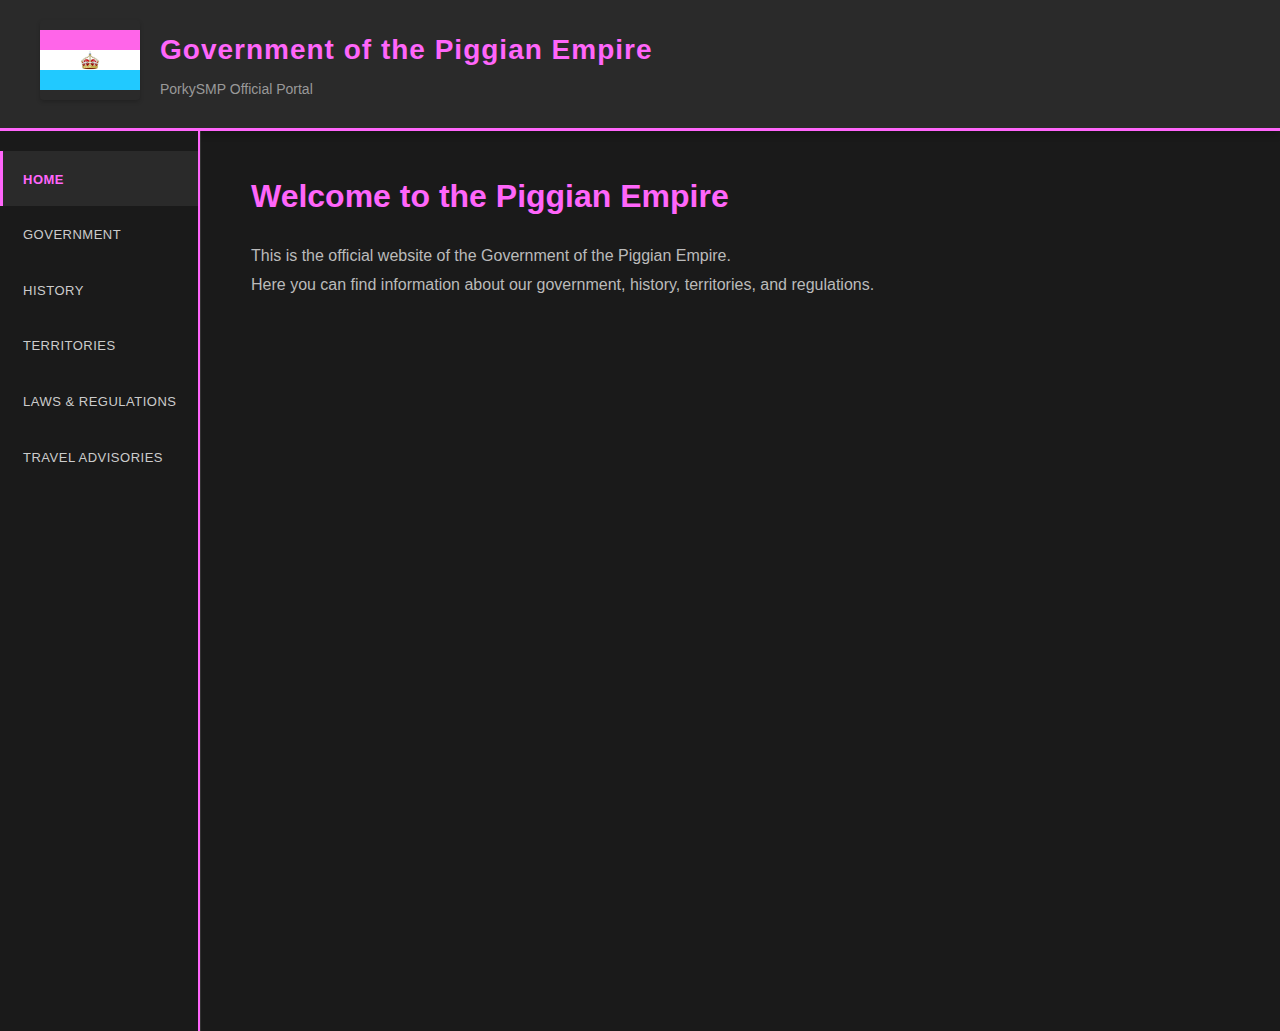
<file: index.html>
<!DOCTYPE html>
<html>

<head>
    <title>Piggian Empire Government</title>
    <link rel="stylesheet" href="topbar.css">
    <link rel="stylesheet" href="home.css">
    <link rel="stylesheet" href="nav.css">
</head>

<body>
    <header>
        <div class="topbar">
            <span class="pigflag">
                <img src="./piggian_empire_flag.png">
            </span>
            <span class="domgovtitle">
                <h1>Government of the Piggian Empire</h1>
                <p>PorkySMP Official Portal</p>
            </span>
        </div>
    </header>

    <div class="flex" style="display: flex; flex-direction: row;">
        <div class="navigation-sidebar">
            <a href="index.html">
                <div class="navitem_sel">
                    <span class="navitemtext">HOME</span>
                </div>
            </a>
            <a href="government.html">
                <div class="navitem">
                    <span class="navitemtext">GOVERNMENT</span>
                </div>
            </a>
            <a href="history.html">
                <div class="navitem">
                    <span class="navitemtext">HISTORY</span>
                </div>
            </a>
            <a href="territories.html">
                <div class="navitem">
                    <span class="navitemtext">TERRITORIES</span>
                </div>
            </a>
            <a href="laws.html">
                <div class="navitem">
                    <span class="navitemtext">LAWS & REGULATIONS</span>
                </div>
            </a>
            <a href="travel.html">
                <div class="navitem">
                    <span class="navitemtext">TRAVEL ADVISORIES</span>
                </div>
            </a>
        </div>

        <div class="border">
            <div class="content1">
                <h2>Welcome to the Piggian Empire</h2>
                <p>This is the official website of the Government of the Piggian Empire.<br>Here you can find information about our government, history, territories, and regulations.</p>
            </div>
        </div>
    </div>

</body>

</html>
</file>
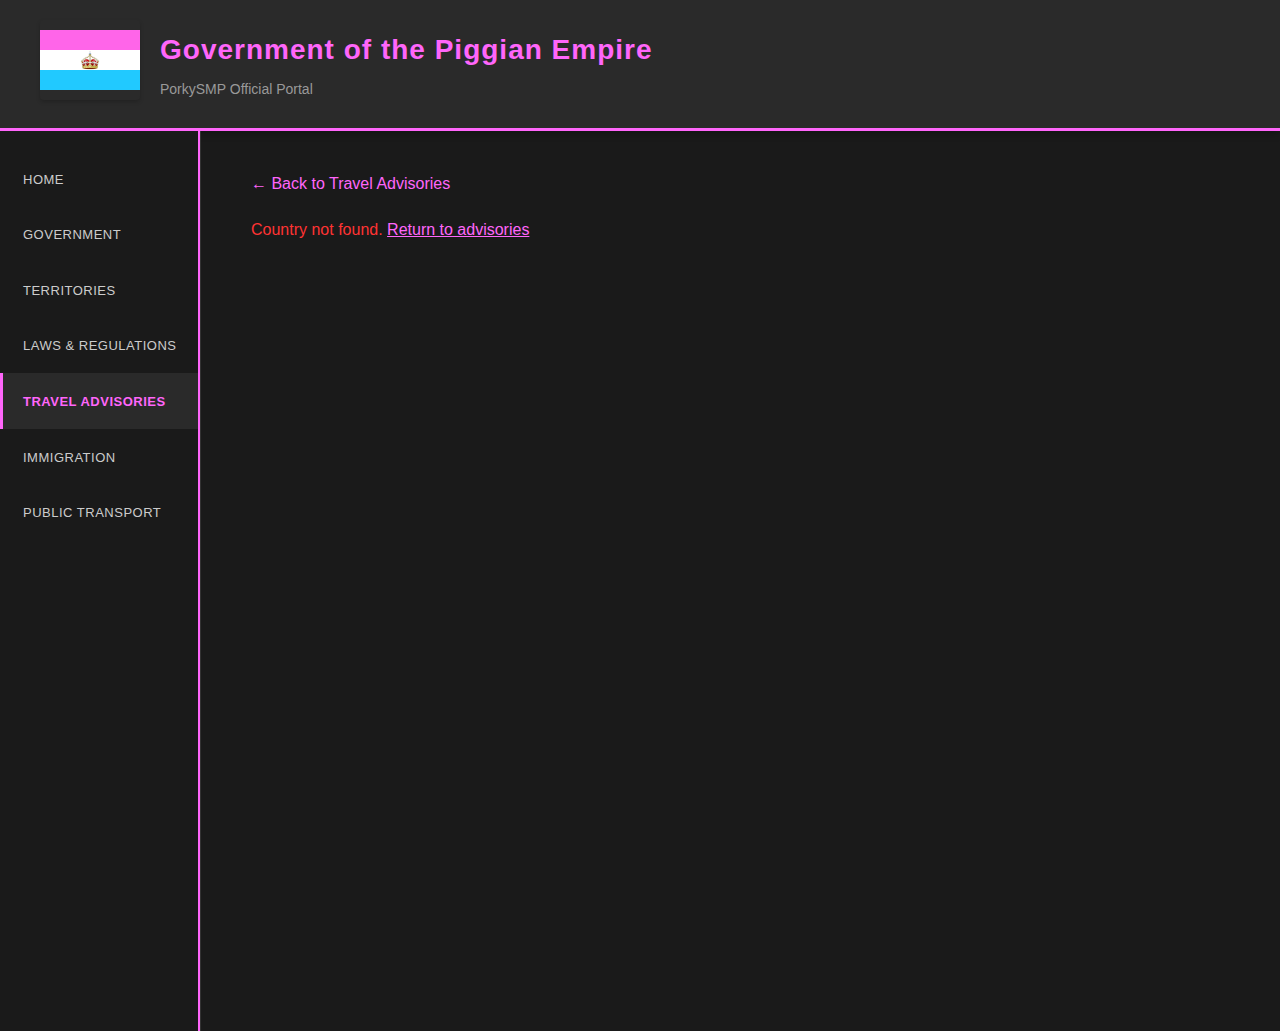
<file: country.html>
<!DOCTYPE html>
<html>

<head>
    <title>Piggian Empire - Travel Advisory Details</title>
    <link rel="stylesheet" href="topbar.css">
    <link rel="stylesheet" href="home.css">
    <link rel="stylesheet" href="nav.css">
    <style>
        .country-header {
            display: flex;
            gap: 30px;
            align-items: flex-start;
            margin-bottom: 40px;
            background-color: #2a2a2a;
            padding: 25px;
            border-radius: 4px;
            border-left: 5px solid #ff66fa;
        }

        .country-header.red {
            border-left-color: #ff3333;
            background-color: rgba(255, 51, 51, 0.05);
        }

        .country-header.orange {
            border-left-color: #ff9933;
            background-color: rgba(255, 153, 51, 0.05);
        }

        .country-header.yellow {
            border-left-color: #ffcc33;
            background-color: rgba(255, 204, 51, 0.05);
        }

        .country-header.green {
            border-left-color: #33cc33;
            background-color: rgba(51, 204, 51, 0.05);
        }

        .country-map {
            flex-shrink: 0;
            min-width: 300px;
        }

        .country-map img {
            width: 300px;
            height: auto;
            border-radius: 4px;
            border: 2px solid #ff66fa;
            display: block;
        }

        .country-info {
            flex: 1;
        }

        .country-info h1 {
            color: #ff66fa;
            font-size: 32px;
            margin: 0 0 15px 0;
        }

        .advisory-badge-large {
            display: inline-block;
            padding: 10px 16px;
            border-radius: 4px;
            font-weight: 700;
            text-transform: uppercase;
            font-size: 14px;
            letter-spacing: 0.5px;
            margin-bottom: 15px;
            margin-right: 10px;
        }

        .advisory-badge-large.red {
            background-color: #ff3333;
            color: #fff;
        }

        .advisory-badge-large.orange {
            background-color: #ff9933;
            color: #fff;
        }

        .advisory-badge-large.yellow {
            background-color: #ffcc33;
            color: #1a1a1a;
        }

        .advisory-badge-large.green {
            background-color: #33cc33;
            color: #1a1a1a;
        }

        .updated-date {
            color: #888;
            font-size: 12px;
            text-transform: uppercase;
            letter-spacing: 0.5px;
            margin-bottom: 15px;
            display: block;
        }

        .in-short {
            color: #ccc;
            font-size: 15px;
            line-height: 1.7;
            font-style: italic;
            padding: 15px;
            background-color: rgba(255, 102, 250, 0.1);
            border-left: 3px solid #ff66fa;
            border-radius: 2px;
            margin-top: 15px;
        }

        .section {
            background-color: #2a2a2a;
            padding: 25px;
            margin-bottom: 20px;
            border-radius: 4px;
            border-left: 3px solid #ff66fa;
        }

        .section h3 {
            color: #ff66fa;
            font-size: 20px;
            margin-top: 0;
            margin-bottom: 20px;
        }

        .risk-grid {
            display: grid;
            grid-template-columns: repeat(auto-fit, minmax(250px, 1fr));
            gap: 15px;
            margin-bottom: 15px;
        }

        .risk-item {
            background-color: #1a1a1a;
            padding: 15px;
            border-radius: 4px;
            border-left: 3px solid #ff66fa;
        }

        .risk-item h4 {
            color: #ff66fa;
            font-size: 14px;
            text-transform: uppercase;
            letter-spacing: 0.5px;
            margin: 0 0 8px 0;
        }

        .risk-level {
            display: inline-block;
            padding: 4px 8px;
            border-radius: 2px;
            font-weight: 600;
            font-size: 11px;
            text-transform: uppercase;
            letter-spacing: 0.5px;
            margin-bottom: 8px;
        }

        .risk-level.low {
            background-color: rgba(51, 204, 51, 0.3);
            color: #33cc33;
        }

        .risk-level.moderate {
            background-color: rgba(255, 204, 51, 0.3);
            color: #ffcc33;
        }

        .risk-level.high {
            background-color: rgba(255, 153, 51, 0.3);
            color: #ff9933;
        }

        .risk-level.critical {
            background-color: rgba(255, 51, 51, 0.3);
            color: #ff3333;
        }

        .risk-level.very-low {
            background-color: rgba(51, 204, 51, 0.3);
            color: #33cc33;
        }

        .risk-description {
            color: #bbb;
            font-size: 13px;
            line-height: 1.6;
        }

        .prep-section {
            margin-bottom: 20px;
        }

        .prep-item h4 {
            color: #ff66fa;
            font-size: 14px;
            text-transform: uppercase;
            letter-spacing: 0.5px;
            margin: 0 0 8px 0;
        }

        .prep-item p {
            color: #bbb;
            margin: 0;
            line-height: 1.6;
        }

        .emergency-contact {
            background-color: #1a1a1a;
            padding: 12px;
            margin-bottom: 10px;
            border-left: 3px solid #ff66fa;
            border-radius: 2px;
        }

        .emergency-contact strong {
            color: #ff66fa;
            display: block;
            font-size: 12px;
            text-transform: uppercase;
            letter-spacing: 0.5px;
            margin-bottom: 4px;
        }

        .emergency-contact span {
            color: #ccc;
            font-family: monospace;
            font-weight: 600;
        }

        .links-list {
            list-style: none;
            padding: 0;
            margin: 0;
        }

        .links-list li {
            margin-bottom: 10px;
        }

        .links-list a {
            color: #ff66fa;
            text-decoration: none;
            font-weight: 500;
            transition: all 0.3s ease;
        }

        .links-list a:hover {
            color: #fff;
        }

        .back-link {
            display: inline-block;
            margin-bottom: 20px;
            color: #ff66fa;
            text-decoration: none;
            font-weight: 500;
            transition: all 0.3s ease;
        }

        .back-link:hover {
            color: #fff;
        }

        @media (max-width: 768px) {
            .country-header {
                flex-direction: column;
            }

            .country-map {
                min-width: auto;
                width: 100%;
            }

            .country-map img {
                width: 100%;
            }

            .risk-grid {
                grid-template-columns: 1fr;
            }
        }
    </style>
</head>

<body>
    <header>
        <div class="topbar">
            <span class="pigflag">
                <img src="./piggian_empire_flag.png">
            </span>
            <span class="domgovtitle">
                <h1>Government of the Piggian Empire</h1>
                <p>PorkySMP Official Portal</p>
            </span>
        </div>
    </header>

    <div class="flex" style="display: flex; flex-direction: row;">
        <div class="navigation-sidebar">
            <a href="index.html">
                <div class="navitem">
                    <span class="navitemtext">HOME</span>
                </div>
            </a>
            <a href="government.html">
                <div class="navitem">
                    <span class="navitemtext">GOVERNMENT</span>
                </div>
            </a>
            <a href="territories.html">
                <div class="navitem">
                    <span class="navitemtext">TERRITORIES</span>
                </div>
            </a>
            <a href="laws.html">
                <div class="navitem">
                    <span class="navitemtext">LAWS & REGULATIONS</span>
                </div>
            </a>
            <a href="travel.html">
                <div class="navitem_sel">
                    <span class="navitemtext">TRAVEL ADVISORIES</span>
                </div>
            </a>
            <a href="immigration.html">
                <div class="navitem">
                    <span class="navitemtext">IMMIGRATION</span>
                </div>
            </a>
            <a href="transport.html">
                <div class="navitem">
                    <span class="navitemtext">PUBLIC TRANSPORT</span>
                </div>
            </a>
        </div>

        <div class="border">
            <div class="content1">
                <a href="travel.html" class="back-link">← Back to Travel Advisories</a>

                <div id="country-content">
                    <p style="color: #ccc;">Loading country information...</p>
                </div>
            </div>
        </div>
    </div>

    <script>
        // Country data embedded directly for static hosting compatibility - ALL 16 COUNTRIES
        const countriesData = {
  "countries": [
    {
      "id": "armscorp",
      "name": "ArmsCorp",
      "advisoryLevel": 2,
      "advisoryColor": "yellow",
      "shortDescription": "ArmsCorp is a stable and welcoming destination for Piggian travelers.",
      "lastUpdated": "January 27, 2026",
      "mapImage": "",
      "inShort": "ArmsCorp is a relatively new country of which we have not been able to establish full diplomatic relations.",
      "safetyRisks": {
        "terrorism": {"level": "Low", "description": "Terrorism doesn't seem to pose a significant threat."},
        "criminality": {"level": "Low", "description": "Crime rates seem very low. Standard safety precautions should be sufficient."},
        "naturalDisasters": {"level": "Low", "description": "Disasters are rare."},
        "lawsAndCustoms": {"level": "Moderate", "description": "We are still learning about local customs and laws."},
        "demonstrations": {"level": "Low", "description": "Demonstrations seem to be non-existent."}
      },
      "emergencyProcedures": {
        "policeEmergency": "Unknown",
        "medicalEmergency": "Unknown",
        "piggianEmbassy": "The Piggian Empire does not have an embassy in ArmsCorp and therefore cannot help you if you encounter any issues.",
        "generalAdvice": "No general advice available."
      },
      "travelPreparation": {
        "insurance": "Recommended and required.",
        "documents": "Valid passport required. Visa required.",
        "vaccinations": "No mandatory vaccinations.",
        "medicine": "We do not have any information about the pharmaceutical system.",
        "luggageRules": "Standard international baggage allowances."
      },
    //   "usefulLinks": [{"title": "Tourism Information", "url": "#"}, {"title": "Embassy Information", "url": "#"}]
    },
    {
      "id": "echelontradingcompany",
      "name": "Echelon Trading Company",
      "advisoryLevel": 2,
      "advisoryColor": "yellow",
      "shortDescription": "A vibrant commercial hub. Exercise caution in busy market areas.",
      "lastUpdated": "January 27, 2026",
      "mapImage": "./maps/EchelonTradingCompany.png",
      "inShort": "Echelon Trading Company is a vibrant trading hub with rich heritage. Generally safe but requires awareness in crowded areas.",
      "safetyRisks": {
        "terrorism": {"level": "Low", "description": "Not a primary concern. Adequate security forces in place."},
        "criminality": {"level": "Moderate", "description": "Petty theft in crowded areas. Violent crime is rare."},
        "naturalDisasters": {"level": "Low", "description": "Occasional weather events. Infrastructure meets safety standards."},
        "lawsAndCustoms": {"level": "Low", "description": "Well-established legal systems."},
        "demonstrations": {"level": "Low", "description": "Demonstrations are rare and usually peaceful."}
      },
      "emergencyProcedures": {
        "policeEmergency": "+2 100",
        "medicalEmergency": "+2 104",
        "piggianEmbassy": "The Piggian Empire does not have an embassy in Echelon Trading Company and therefore cannot help you if you encounter any issues.",
        "generalAdvice": "Avoid political discussions."
      },
      "travelPreparation": {
        "insurance": "Recommended with medical coverage.",
        "documents": "Valid passport required. Visa required (obtainable at airport).",
        "vaccinations": "No mandatory vaccinations.",
        "medicine": "Good medical facilities.",
        "luggageRules": "Standard baggage allowances apply."
      },
      "usefulLinks": [{"title": "Trade Information", "url": "#"}, {"title": "Emergency Contacts", "url": "#"}]
    },
    {
      "id": "equinoxrealm",
      "name": "Equinox Realm",
      "advisoryLevel": 2,
      "advisoryColor": "yellow",
      "shortDescription": "Unique geography and culture. Plan carefully for local conditions.",
      "lastUpdated": "January 27, 2026",
      "mapImage": "",
      "inShort": "Equinox Realm offers unique experiences. Travel requires careful planning and awareness of local conditions.",
      "safetyRisks": {
        "terrorism": {"level": "Low", "description": "Not a primary concern. Adequate security forces."},
        "criminality": {"level": "Low", "description": "Relatively low crime rates."},
        "naturalDisasters": {"level": "Moderate", "description": "Seasonal phenomena. Well-maintained infrastructure."},
        "lawsAndCustoms": {"level": "Low", "description": "Well-established legal systems."},
        "demonstrations": {"level": "Low", "description": "Rare and generally peaceful."}
      },
      "emergencyProcedures": {
        "policeEmergency": "+3 100",
        "medicalEmergency": "+3 104",
        "piggianEmbassy": "The Piggian Empire does not have an embassy in Equinox Realm and therefore cannot help you if you encounter any issues.",
        "generalAdvice": "Register with embassy. Monitor seasonal advisories."
      },
      "travelPreparation": {
        "insurance": "Recommended with natural event coverage.",
        "documents": "Valid passport required. Visa required.",
        "vaccinations": "Standard routine vaccinations.",
        "medicine": "Good medical facilities available.",
        "luggageRules": "Pack for seasonal weather conditions."
      },
      "usefulLinks": [{"title": "Travel Information", "url": "#"}, {"title": "Seasonal Advisories", "url": "#"}]
    },
    {
      "id": "followersofthecavern",
      "name": "Followers of the Cavern",
      "advisoryLevel": 2,
      "advisoryColor": "yellow",
      "shortDescription": "Unique underground culture. Exercise caution when exploring.",
      "lastUpdated": "January 27, 2026",
      "mapImage": "",
      "inShort": "Followers of the Cavern offers distinctive cultural experiences. Underground exploration requires proper preparation.",
      "safetyRisks": {
        "terrorism": {"level": "Low", "description": "Not a primary concern."},
        "criminality": {"level": "Low", "description": "Generally safe communities."},
        "naturalDisasters": {"level": "Moderate", "description": "Geological considerations. Infrastructure is maintained."},
        "lawsAndCustoms": {"level": "Moderate", "description": "Unique customs. Respect local traditions."},
        "demonstrations": {"level": "Low", "description": "Rare occurrences."}
      },
      "emergencyProcedures": {
        "policeEmergency": "+4 100",
        "medicalEmergency": "+4 104",
        "piggianEmbassy": "The Piggian Empire does not have an embassy in Followers of the Cavern and therefore cannot help you if you encounter any issues.",
        "generalAdvice": "Follow local guides when exploring."
      },
      "travelPreparation": {
        "insurance": "Recommended for adventure activities.",
        "documents": "Valid passport required. Visa required.",
        "vaccinations": "Standard routine vaccinations.",
        "medicine": "Basic medical facilities. Bring medications.",
        "luggageRules": "Pack sturdy footwear for exploration."
      },
      "usefulLinks": [{"title": "Cultural Guides", "url": "#"}, {"title": "Exploration Information", "url": "#"}]
    },
    {
      "id": "islaporkana",
      "name": "Isla Porkana",
      "advisoryLevel": 1,
      "advisoryColor": "green",
      "shortDescription": "Premier tourist destination with excellent safety records.",
      "lastUpdated": "January 27, 2026",
      "mapImage": "./maps/IslaPorkana.png",
      "inShort": "Isla Porkana is an excellent domestic destination for relaxation and natural beauty. Excellent safety record.",
      "safetyRisks": {
        "terrorism": {"level": "Low", "description": "Not a significant concern. Excellent counter-terrorism services."},
        "criminality": {"level": "Low", "description": "Among the lowest crime rates. Tourist areas heavily patrolled."},
        "naturalDisasters": {"level": "Low", "description": "Excellent emergency preparedness. Risk is minimal."},
        "lawsAndCustoms": {"level": "Low", "description": "Stable legal system similar to Piggian standards."},
        "demonstrations": {"level": "Low", "description": "Rare peaceful demonstrations. Tourism areas unaffected."}
      },
      "emergencyProcedures": {
        "policeEmergency": "+5 911",
        "medicalEmergency": "+5 911",
        "piggianEmbassy": "The Colonial House, Isla Porkana. Phone: +5 555 5678. Full consular services.",
        "generalAdvice": "Excellent emergency services available."
      },
      "travelPreparation": {
        "insurance": "Recommended for standard coverage.",
        "documents": "Part of Piggian Entente: No passport or visa required.",
        "vaccinations": "No mandatory vaccinations.",
        "medicine": "World-class medical system. Pharmacies available.",
        "luggageRules": "Baggage allowances varies by carrier."
      },
      "usefulLinks": [{"title": "Tourism Authority", "url": "#"}, {"title": "Embassy Services", "url": "#"}, {"title": "Island Information", "url": "#"}]
    },
    {
      "id": "kakotsuki",
      "name": "Kako Tsuki",
      "advisoryLevel": 2,
      "advisoryColor": "yellow",
      "shortDescription": "Culturally rich destination for travelers.",
      "lastUpdated": "January 27, 2026",
      "mapImage": "./maps/KakoTsuki.png",
      "inShort": "Kako Tsuki is one of the leading countries in redstone engineering. Excellent infrastructure.",
      "safetyRisks": {
        "terrorism": {"level": "Moderate", "description": "Monkey collaborators have been seen in Kako Tsuki. Do not approach suspicious individuals."},
        "criminality": {"level": "Low", "description": "Low crime rates."},
        "naturalDisasters": {"level": "Low", "description": "Well-maintained infrastructure."},
        "lawsAndCustoms": {"level": "Moderate", "description": "The Kako Tsukian government is known to collaborate with Monkey Kingdom authorities. Exercise caution."},
        "demonstrations": {"level": "Low", "description": "Demonstrations are rare."}
      },
      "emergencyProcedures": {
        "policeEmergency": "+6 110",
        "medicalEmergency": "+6 119",
        "piggianEmbassy": "The Piggian Empire does not have an embassy in Kako Tsuki and therefore cannot help you if you encounter any issues.",
        "generalAdvice": "No general advice available."
      },
      "travelPreparation": {
        "insurance": "Recommended with standard coverage.",
        "documents": "Valid passport required. Visa not needed (90-day visa-free).",
        "vaccinations": "No mandatory vaccinations.",
        "medicine": "Excellent pharmaceutical system.",
        "luggageRules": "Standard international baggage allowances."
      },
      "usefulLinks": [{"title": "Cultural Information", "url": "#"}, {"title": "Tourism Board", "url": "#"}]
    },
    {
      "id": "kingdomofkyara",
      "name": "Kingdom of Kyara",
      "advisoryLevel": 1,
      "advisoryColor": "green",
      "shortDescription": "Stable kingdom with strong governance and tourist infrastructure.",
      "lastUpdated": "January 27, 2026",
      "mapImage": "./maps/KingdomOfKyara.png",
      "inShort": "Kingdom of Kyara is a stable and welcoming destination. Strong governance and excellent tourist infrastructure.",
      "safetyRisks": {
        "terrorism": {"level": "Low", "description": "Not a concern. Strong security measures."},
        "criminality": {"level": "Low", "description": "Low crime rates in tourist areas."},
        "naturalDisasters": {"level": "Low", "description": "Well-managed infrastructure."},
        "lawsAndCustoms": {"level": "Low", "description": "Laws are extremely similar to those of the Piggian Empire. Respect royal customs and traditions."},
        "demonstrations": {"level": "Low", "description": "Non-existent."}
      },
      "emergencyProcedures": {
        "policeEmergency": "+7 999",
        "medicalEmergency": "+7 999",
        "piggianEmbassy": "Embassy of the Piggian Empire, Kyara City. Phone: +7 555 7890",
        "generalAdvice": "Be respectful of royal customs."
      },
      "travelPreparation": {
        "insurance": "Recommended for standard coverage.",
        "documents": "Valid passport required. Visa not needed (120-day visa-free).",
        "vaccinations": "No mandatory vaccinations.",
        "medicine": "Good medical facilities.",
        "luggageRules": "Standard baggage allowances."
      },
      "usefulLinks": [{"title": "Royal Palace Tours", "url": "#"}, {"title": "Embassy Information", "url": "#"}]
    },
    {
      "id": "margaretthatcher",
      "name": "Margaret Thatcher",
      "advisoryLevel": 3,
      "advisoryColor": "orange",
      "shortDescription": "New and undeveloped island.",
      "lastUpdated": "January 27, 2026",
      "mapImage": "",
      "inShort": "Margaret Thatcher is an undeveloped island.",
      "safetyRisks": {
        "terrorism": {"level": "Low", "description": "Not a significant threat."},
        "criminality": {"level": "Low", "description": "Low crime rate."},
        "naturalDisasters": {"level": "High", "description": "Infrastructure is close to non-existent."},
        "lawsAndCustoms": {"level": "Moderate", "description": "Laws and customs are unknown."},
        "demonstrations": {"level": "Low", "description": "Non-existent."}
      },
      "emergencyProcedures": {
        "policeEmergency": "None, no local law enforcement.",
        "medicalEmergency": "None, no local medical services.",
        "piggianEmbassy": "The Piggian Empire does not have an embassy in Margaret Thatcher and therefore cannot help you if you encounter any issues.",
        "generalAdvice": "Do not travel to Margaret Thatcher due to lack of infrastructure."
      },
      "travelPreparation": {
        "insurance": "Recommended with extensive coverage.",
        "documents": "Documents cannot be verified due to lack of governance.",
        "vaccinations": "No mandatory vaccinations.",
        "medicine": "Non-existent medical facilities.",
        "luggageRules": "Unknown due to lack of infrastructure."
      },
      // "usefulLinks": [{"title": "Regional Information", "url": "#"}, {"title": "Embassy Services", "url": "#"}]
    },
    {
      "id": "monkeykingdom",
      "name": "Monkey Kingdom",
      "advisoryLevel": 3,
      "advisoryColor": "orange",
      "shortDescription": "Rapidly developing nation, but is known to fight offensive wars.",
      "lastUpdated": "January 27, 2026",
      "mapImage": "./maps/MonkeyKingdom.png",
      "inShort": "The Monkey Kingdom is a rapidly developing nation known for its rich biodiversity and unique wildlife. However, travelers should be aware of certain safety considerations due to the country's evolving infrastructure and occasional conflicts.",
      "safetyRisks": {
        "terrorism": {"level": "High", "description": "Random attacks on tourists are possible."},
        "criminality": {"level": "Moderate", "description": "Do not show valuables in public."},
        "naturalDisasters": {"level": "Low", "description": "The countryside might be dangerous. Rescue services are limited."},
        "lawsAndCustoms": {"level": "Moderate", "description": "Monkey Kingdom laws can be strict. Respect local customs."},
        "demonstrations": {"level": "Moderate", "description": "Outlawed but may occur occasionally."}
      },
      "emergencyProcedures": {
        "policeEmergency": "Unknown",
        "medicalEmergency": "Unknown",
        "piggianEmbassy": "The Piggian Empire does not have an embassy in Monkey Kingdom and therefore cannot help you if you encounter any issues.",
        "generalAdvice": "Avoid traveling alone. Stay in well-populated areas."
      },
      "travelPreparation": {
        "insurance": "Highly recommended with comprehensive coverage. Insurance providers may have limited options for coverage in Monkey Kingdom.",
        "documents": "Valid passport required. Visa is required.",
        "vaccinations": "Standard routine vaccinations.",
        "medicine": "Basic medical facilities. Bring supplies.",
        "luggageRules": "Pack appropriate outdoor gear."
      },
      // "usefulLinks": [{"title": "Wildlife Information", "url": "#"}, {"title": "Nature Tours", "url": "#"}]
    },
    {
      "id": "porkanacanal",
      "name": "Porkana Canal",
      "advisoryLevel": 1,
      "advisoryColor": "green",
      "shortDescription": "Important trade infrastructure for the Piggian Empire with excellent security and facilities.",
      "lastUpdated": "January 27, 2026",
      "mapImage": "./maps/PorkanaCanal.png",
      "inShort": "Porkana Canal is a major trade corridor which connects the Piggian Empire to the global oceans. Excellent facilities and strong security throughout.",
      "safetyRisks": {
        "terrorism": {"level": "Low", "description": "Strong security measures in place, but terrorism remains a potential risk."},
        "criminality": {"level": "Low", "description": "Well-patrolled and secure."},
        "naturalDisasters": {"level": "Low", "description": "Modern infrastructure and preparedness."},
        "lawsAndCustoms": {"level": "Low", "description": "Laws are stricter than in the Piggian Empire due to maritime regulations."},
        "demonstrations": {"level": "Low", "description": "Rare."}
      },
      "emergencyProcedures": {
        "policeEmergency": "+10 911",
        "medicalEmergency": "+10 911",
        "piggianEmbassy": "Canal Authority - Piggian Office. Phone: +10 555 0123",
        "generalAdvice": "Follow maritime regulations. Register vessels."
      },
      "travelPreparation": {
        "insurance": "Marine insurance recommended.",
        "documents": "Part of Piggian Entente: Passport and visa not required.",
        "vaccinations": "No mandatory vaccinations.",
        "medicine": "Modern medical facilities.",
        "luggageRules": "Maritime baggage regulations apply."
      },
      "usefulLinks": [{"title": "Canal Authority", "url": "#"}, {"title": "Maritime Information", "url": "#"}]
    },
    {
      "id": "ravenholdempire",
      "name": "Ravenhold Empire",
      "advisoryLevel": 2,
      "advisoryColor": "yellow",
      "shortDescription": "Historical empire. Some areas require heightened awareness.",
      "lastUpdated": "January 27, 2026",
      "mapImage": "./maps/RavenholdEmpire.png",
      "inShort": "Ravenhold Empire offers rich history and culture. Most areas are safe with reasonable precautions.",
      "safetyRisks": {
        "terrorism": {"level": "Moderate", "description": "Occasional threats of Monkey Kingdom sympathizers in the capital."},
        "criminality": {"level": "Low", "description": "Crime rates are low in tourist areas."},
        "naturalDisasters": {"level": "Low", "description": "Generally stable."},
        "lawsAndCustoms": {"level": "Moderate", "description": "The Royal Family has been unstable recently. Exercise caution."},
        "demonstrations": {"level": "Low", "description": "Occasional but usually peaceful."}
      },
      "emergencyProcedures": {
        "policeEmergency": "+11 911",
        "medicalEmergency": "+11 911",
        "piggianEmbassy": "Embassy of the Piggian Empire, Ravenhold Capital. Phone: +11 555 1234",
        "generalAdvice": "Be aware in crowded areas. Respect historical sites."
      },
      "travelPreparation": {
        "insurance": "Recommended with coverage.",
        "documents": "Valid passport required. Visa may be required.",
        "vaccinations": "Standard routine vaccinations.",
        "medicine": "Good medical facilities.",
        "luggageRules": "Standard baggage allowances."
      },
      "usefulLinks": [{"title": "Historical Sites", "url": "#"}, {"title": "Empire Information", "url": "#"}]
    },
    {
      "id": "sanctumofcryovale",
      "name": "Sanctum of Cryovale",
      "advisoryLevel": 2,
      "advisoryColor": "yellow",
      "shortDescription": "Cold climate sanctuary. Prepare for extreme weather conditions.",
      "lastUpdated": "January 27, 2026",
      "mapImage": "",
      "inShort": "Sanctum of Cryovale is a unique cold-climate destination. Exceptional experiences require proper weather preparation.",
      "safetyRisks": {
        "terrorism": {"level": "Low", "description": "Not a concern."},
        "criminality": {"level": "Low", "description": "Generally safe."},
        "naturalDisasters": {"level": "High", "description": "Extreme weather hazards. Prepare accordingly."},
        "lawsAndCustoms": {"level": "Moderate", "description": "Laws may be stricter than in the Piggian Empire, especially regarding LGBTQ+ issues."},
        "demonstrations": {"level": "Low", "description": "Rare."}
      },
      "emergencyProcedures": {
        "policeEmergency": "+12 911",
        "medicalEmergency": "+12 911",
        "piggianEmbassy": "The Piggian Empire does not have an embassy in Sanctum of Cryovale and therefore cannot help you if you encounter any issues.",
        "generalAdvice": "Prepare for extreme cold. Follow weather warnings."
      },
      "travelPreparation": {
        "insurance": "Essential with cold-weather coverage.",
        "documents": "Valid passport and visa required.",
        "vaccinations": "Standard vaccinations recommended.",
        "medicine": "Bring cold-weather medications.",
        "luggageRules": "Pack heavy winter gear and supplies."
      },
      "usefulLinks": [{"title": "Weather Information", "url": "#"}, {"title": "Cold-Climate Guides", "url": "#"}]
    },
    {
      "id": "thedominion",
      "name": "The Dominion",
      "advisoryLevel": 2,
      "advisoryColor": "yellow",
      "shortDescription": "Rapidly developing nation with a complex political system.",
      "lastUpdated": "January 27, 2026",
      "mapImage": "./maps/TheDominion.png",
      "inShort": "The Dominion is experiencing political complexity. Educate yourself before traveling.",
      "safetyRisks": {
        "terrorism": {"level": "Moderate", "description": "Tensions with the Monkey Kingdom remain high. Stay informed."},
        "criminality": {"level": "Low", "description": "Crimes rarely target tourists."},
        "naturalDisasters": {"level": "Low", "description": "Generally stable geographically."},
        "lawsAndCustoms": {"level": "Moderate", "description": "Dominion laws can be strict. Respect local customs."},
        "demonstrations": {"level": "Moderate", "description": "Occasional protests. Avoid gatherings."}
      },
      "emergencyProcedures": {
        "policeEmergency": "+13 100",
        "medicalEmergency": "+13 104",
        "piggianEmbassy": "Embassy of the Piggian Empire, Dominion Center. Phone: +13 555 3456. Limited services.",
        "generalAdvice": "Register with embassy. Monitor political situation."
      },
      "travelPreparation": {
        "insurance": "Recommended insurance coverage.",
        "documents": "Valid passport required. Visa may be required.",
        "vaccinations": "Standard vaccinations recommended.",
        "medicine": "Medical facilities are developing. Bring necessary medications.",
        "luggageRules": "Avoid political items."
      },
      "usefulLinks": [{"title": "Dominion Government", "url": "https://utils.bleached.dev/porkySMP/dominiongov/index.html"}]
    },
    {
      "id": "therejectedrealm",
      "name": "The Rejected Realm",
      "advisoryLevel": 4,
      "advisoryColor": "red",
      "shortDescription": "Unstable anarchist region. Reconsider travel plans carefully.",
      "lastUpdated": "January 27, 2026",
      "mapImage": "",
      "inShort": "The Rejected Realm is experiencing extreme instability. Do not travel.",
      "safetyRisks": {
        "terrorism": {"level": "High", "description": "Increased risk. Be very cautious."},
        "criminality": {"level": "High", "description": "Significant crime concerns."},
        "naturalDisasters": {"level": "Moderate", "description": "Some natural hazards."},
        "lawsAndCustoms": {"level": "High", "description": "Unstable governance."},
        "demonstrations": {"level": "High", "description": "Frequent civil unrest."}
      },
      "emergencyProcedures": {
        "policeEmergency": "Not available",
        "medicalEmergency": "Not available",
        "piggianEmbassy": "The Piggian Empire does not have an embassy in The Rejected Realm and therefore cannot help you if you encounter any issues.",
        "generalAdvice": "Have evacuation plan."
      },
      "travelPreparation": {
        "insurance": "Essential with comprehensive coverage.",
        "documents": "Valid passport and visa. Register plans.",
        "vaccinations": "Multiple vaccinations recommended.",
        "medicine": "Bring comprehensive medical kit.",
        "luggageRules": "Pack only essentials. Avoid valuables."
      },
      "usefulLinks": [{"title": "Active Warnings", "url": "#"}, {"title": "Evacuation Information", "url": "#"}]
    },
    {
      "id": "worldassembly",
      "name": "The World Assembly",
      "advisoryLevel": 1,
      "advisoryColor": "green",
      "shortDescription": "International hub with excellent security and facilities.",
      "lastUpdated": "January 27, 2026",
      "mapImage": "./maps/WorldAssembly.png",
      "inShort": "The World Assembly is a neutral international hub. Excellent facilities and comprehensive security throughout.",
      "safetyRisks": {
        "terrorism": {"level": "Low", "description": "Excellent security measures."},
        "criminality": {"level": "Low", "description": "Heavily secured areas."},
        "naturalDisasters": {"level": "Low", "description": "Modern preparedness."},
        "lawsAndCustoms": {"level": "Low", "description": "International protocols respected."},
        "demonstrations": {"level": "Low", "description": "Highly regulated."}
      },
      "emergencyProcedures": {
        "policeEmergency": "+15 911",
        "medicalEmergency": "+15 911",
        "piggianEmbassy": "Piggian Delegation, World Assembly. Phone: +15 555 5678. Full services.",
        "generalAdvice": "Excellent international assistance available."
      },
      "travelPreparation": {
        "insurance": "Standard coverage sufficient.",
        "documents": "Valid passport required. No visa required.",
        "vaccinations": "No mandatory vaccinations but basic vaccines recommended.",
        "medicine": "World-class facilities.",
        "luggageRules": "Standard international allowances."
      },
      "usefulLinks": [{"title": "Assembly Information", "url": "#"}, {"title": "Delegation Services", "url": "#"}]
    },
    {
      "id": "xantasia",
      "name": "Xantasia",
      "advisoryLevel": 1,
      "advisoryColor": "green",
      "shortDescription": "Exotic and peaceful destination with strong tourist infrastructure.",
      "lastUpdated": "January 27, 2026",
      "mapImage": "",
      "inShort": "Xantasia is an exotic and peaceful destination. Perfect for travelers seeking adventure with safety.",
      "safetyRisks": {
        "terrorism": {"level": "Low", "description": "Not a concern. Strong security."},
        "criminality": {"level": "Low", "description": "Very safe for tourists."},
        "naturalDisasters": {"level": "Low", "description": "Well-prepared infrastructure."},
        "lawsAndCustoms": {"level": "Low", "description": "Welcoming and respectful."},
        "demonstrations": {"level": "Very Low", "description": "Extremely rare."}
      },
      "emergencyProcedures": {
        "policeEmergency": "+16 911",
        "medicalEmergency": "+16 911",
        "piggianEmbassy": "The Piggian Empire does not have an embassy in Xantasia and therefore cannot help you if you encounter any issues.",
        "generalAdvice": "Excellent emergency services available."
      },
      "travelPreparation": {
        "insurance": "Recommended for standard coverage.",
        "documents": "Valid passport and visa required.",
        "vaccinations": "No mandatory vaccinations but basic vaccines recommended.",
        "medicine": "Excellent medical system.",
        "luggageRules": "Standard international baggage allowances."
      },
      // "usefulLinks": [{"title": "Tourism Authority", "url": "#"}, {"title": "Embassy Services", "url": "#"}]
    }
  ]
};

        // Get country ID from URL parameters
        const params = new URLSearchParams(window.location.search);
        const countryId = params.get('id');

        // Load and display country data
        function loadCountryData() {
            try {
                // Find the country by ID
                const country = countriesData.countries.find(c => c.id === countryId);
                
                if (!country) {
                    document.getElementById('country-content').innerHTML = '<p style="color: #ff3333;">Country not found. <a href="travel.html" style="color: #ff66fa;">Return to advisories</a></p>';
                    return;
                }

                // Display country information
                displayCountry(country);
            } catch (error) {
                console.error('Error loading country data:', error);
                document.getElementById('country-content').innerHTML = `<p style="color: #ff3333;">Error loading country information: ${error.message}</p><p style="color: #ccc; margin-top: 20px;"><a href="travel.html" style="color: #ff66fa;">Return to advisories</a></p>`;
            }
        }

        function displayCountry(country) {
            const advisoryLevelNames = ['', 'Exercise Normal Precautions', 'Exercise Caution', 'Reconsider Travel', 'Do Not Travel'];
            
            let html = `
                <div class="country-header ${country.advisoryColor}">
                    <div class="country-map">
                        <img src="${country.mapImage}" alt="Map of ${country.name}" onerror="this.style.display='none';">
                    </div>
                    <div class="country-info">
                        <h1>${country.name}</h1>
                        <div class="advisory-badge-large ${country.advisoryColor}">Level ${country.advisoryLevel} - ${advisoryLevelNames[country.advisoryLevel]}</div>
                        <span class="updated-date">Last Updated: ${country.lastUpdated}</span>
                        <div class="in-short">${country.inShort}</div>
                    </div>
                </div>

                <div class="section">
                    <h3>Safety Risks</h3>
                    <div class="risk-grid">
            `;

            // Add safety risks
            Object.entries(country.safetyRisks).forEach(([key, risk]) => {
                const levelClass = risk.level.toLowerCase().replace(' ', '-');
                html += `
                    <div class="risk-item">
                        <h4>${key.replace(/([A-Z])/g, ' $1').trim()}</h4>
                        <span class="risk-level ${levelClass}">${risk.level}</span>
                        <p class="risk-description">${risk.description}</p>
                    </div>
                `;
            });

            html += `
                    </div>
                </div>

                <div class="section">
                    <h3>Emergency Procedures</h3>
            `;

            // Add emergency procedures
            const procedures = country.emergencyProcedures;
            if (procedures.policeEmergency) {
                html += `
                    <div class="emergency-contact">
                        <strong>Police Emergency</strong>
                        <span>${procedures.policeEmergency}</span>
                    </div>
                `;
            }
            if (procedures.medicalEmergency) {
                html += `
                    <div class="emergency-contact">
                        <strong>Medical Emergency</strong>
                        <span>${procedures.medicalEmergency}</span>
                    </div>
                `;
            }
            if (procedures.piggianEmbassy) {
                html += `
                    <div class="emergency-contact">
                        <strong>Piggian Embassy</strong>
                        <span>${procedures.piggianEmbassy}</span>
                    </div>
                `;
            }
            if (procedures.generalAdvice) {
                html += `
                    <div style="background-color: #1a1a1a; padding: 15px; border-left: 3px solid #ff66fa; border-radius: 2px;">
                        <strong style="color: #ff66fa; display: block; font-size: 12px; text-transform: uppercase; letter-spacing: 0.5px; margin-bottom: 8px;">General Advice</strong>
                        <p style="color: #bbb; margin: 0; line-height: 1.6;">${procedures.generalAdvice}</p>
                    </div>
                `;
            }

            html += `
                </div>

                <div class="section">
                    <h3>Travel Preparation</h3>
            `;

            // Add travel preparation
            const prep = country.travelPreparation;
            Object.entries(prep).forEach(([key, value]) => {
                const label = key.replace(/([A-Z])/g, ' $1').trim();
                html += `
                    <div class="prep-section">
                        <div class="prep-item">
                            <h4>${label}</h4>
                            <p>${value}</p>
                        </div>
                    </div>
                `;
            });

            html += `
                </div>
            `;

            // Add useful links if available
            if (country.usefulLinks && country.usefulLinks.length > 0) {
                html += `
                    <div class="section">
                        <h3>Useful Links</h3>
                        <ul class="links-list">
                `;
                country.usefulLinks.forEach(link => {
                    html += `<li><a href="${link.url}">${link.title}</a></li>`;
                });
                html += `
                        </ul>
                    </div>
                `;
            }

            document.getElementById('country-content').innerHTML = html;
            document.title = `Piggian Empire - Travel Advisory: ${country.name}`;
        }

        // Load data when page loads
        loadCountryData();
    </script>
</body>

</html>
</file>
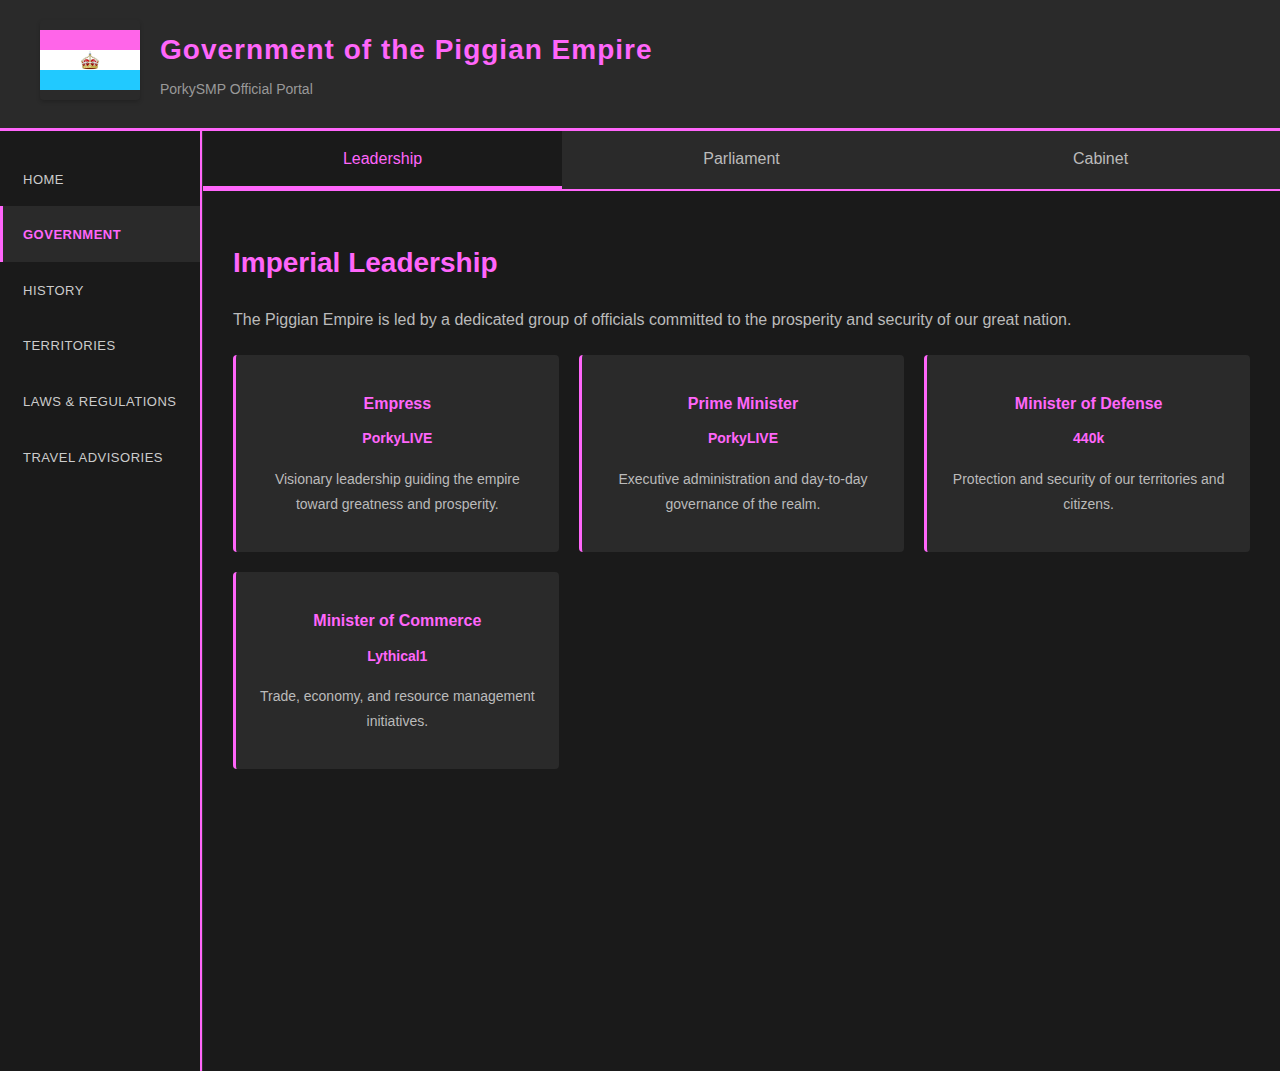
<file: government.html>
<!DOCTYPE html>
<html>

<head>
    <title>Piggian Empire - Government</title>
    <link rel="stylesheet" href="topbar.css">
    <link rel="stylesheet" href="government.css">
    <link rel="stylesheet" href="nav.css">
</head>

<body>
    <header>
        <div class="topbar">
            <span class="pigflag">
                <img src="./piggian_empire_flag.png">
            </span>
            <span class="domgovtitle">
                <h1>Government of the Piggian Empire</h1>
                <p>PorkySMP Official Portal</p>
            </span>
        </div>
    </header>

    <div class="flex" style="display: flex; flex-direction: row;">
        <div class="navigation-sidebar">
            <a href="index.html">
                <div class="navitem">
                    <span class="navitemtext">HOME</span>
                </div>
            </a>
            <a href="government.html">
                <div class="navitem_sel">
                    <span class="navitemtext">GOVERNMENT</span>
                </div>
            </a>
            <a href="history.html">
                <div class="navitem">
                    <span class="navitemtext">HISTORY</span>
                </div>
            </a>
            <a href="territories.html">
                <div class="navitem">
                    <span class="navitemtext">TERRITORIES</span>
                </div>
            </a>
            <a href="laws.html">
                <div class="navitem">
                    <span class="navitemtext">LAWS & REGULATIONS</span>
                </div>
            </a>
            <a href="travel.html">
                <div class="navitem">
                    <span class="navitemtext">TRAVEL ADVISORIES</span>
                </div>
            </a>
        </div>

        <div class="tabbed-content">
            <div class="tab-list">
                <a href="#leadership" class="tab active">Leadership</a>
                <a href="#parliament" class="tab">Parliament</a>
                <a href="#cabinet" class="tab">Cabinet</a>
            </div>
            <div class="tabs-content">
                <div id="leadership" class="content active">
                    <div class="government-section">
                        <h2>Imperial Leadership</h2>
                        <p>The Piggian Empire is led by a dedicated group of officials committed to the prosperity and security of our great nation.</p>
                        
                        <div style="display: grid; grid-template-columns: repeat(auto-fit, minmax(250px, 1fr)); gap: 20px; margin-top: 20px;">
                            <div class="cabinet-member">
                                <h3>Empress</h3>
                                <p class="title">PorkyLIVE</p>
                                <p>Visionary leadership guiding the empire toward greatness and prosperity.</p>
                            </div>
                            <div class="cabinet-member">
                                <h3>Prime Minister</h3>
                                <p class="title">PorkyLIVE</p>
                                <p>Executive administration and day-to-day governance of the realm.</p>
                            </div>
                            <div class="cabinet-member">
                                <h3>Minister of Defense</h3>
                                <p class="title">440k</p>
                                <p>Protection and security of our territories and citizens.</p>
                            </div>
                            <div class="cabinet-member">
                                <h3>Minister of Commerce</h3>
                                <p class="title">Lythical1</p>
                                <p>Trade, economy, and resource management initiatives.</p>
                            </div>
                        </div>
                    </div>
                </div>

                <div id="parliament" class="content">
                    <div class="government-section">
                        <h2>Imperial Parliament</h2>
                        <p>The Parliament of the Piggian Empire represents the diverse interests of our nation's provinces and districts.</p>
                        <div class="flourish-embed flourish-parliament" data-src="visualisation/25847523"><script src="https://public.flourish.studio/resources/embed.js"></script><noscript><img src="https://public.flourish.studio/visualisation/25847523/thumbnail" width="50%" alt="parliament visualization" /></noscript></div>
                    </div>
                </div>

                <div id="cabinet" class="content">
                    <div class="government-section">
                        <h2>Imperial Cabinet</h2>
                        <p>The Cabinet comprises the key ministers and administrators responsible for the execution of imperial policy.</p>
                        <div id="cabinet-container" class="cabinet-grid">
                            <div class="cabinet-member">
                                <h3>Minister of Agriculture</h3>
                                <p class="title">TBD</p>
                                <p>Oversight of farming, food production, and agricultural development.</p>
                            </div>
                            <div class="cabinet-member">
                                <h3>Minister of Infrastructure</h3>
                                <p class="title">TBD</p>
                                <p>Management of roads, buildings, and public works.</p>
                            </div>
                            <div class="cabinet-member">
                                <h3>Minister of Culture</h3>
                                <p class="title">TBD</p>
                                <p>Preservation of our heritage and cultural advancement.</p>
                            </div>
                            <div class="cabinet-member">
                                <h3>Minister of Foreign Affairs</h3>
                                <p class="title">TBD</p>
                                <p>Diplomatic relations and international negotiations.</p>
                            </div>
                        </div>
                    </div>
                </div>
            </div>
        </div>

    </div>

    <script>
        // Tab switching functionality
        document.querySelectorAll('.tab').forEach(tab => {
            tab.addEventListener('click', function(e) {
                e.preventDefault();
                
                // Remove active class from all tabs and contents
                document.querySelectorAll('.tab').forEach(t => t.classList.remove('active'));
                document.querySelectorAll('.content').forEach(c => c.classList.remove('active'));
                
                // Add active class to clicked tab
                this.classList.add('active');
                
                // Show corresponding content
                const contentId = this.getAttribute('href').substring(1);
                document.getElementById(contentId).classList.add('active');
            });
        });
    </script>
</body>

</html>
</file>
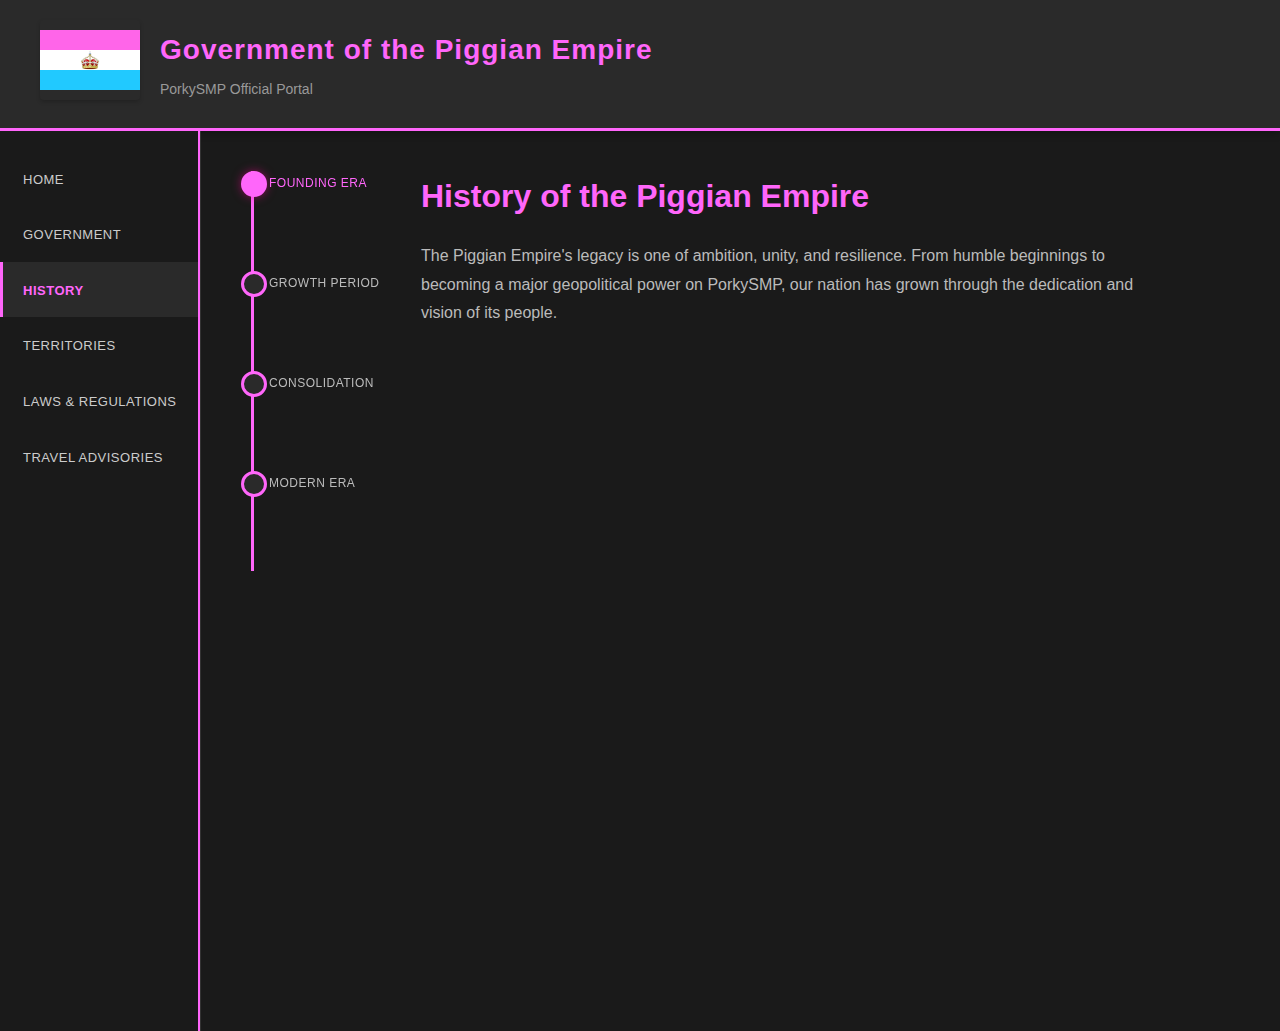
<file: history.html>
<!DOCTYPE html>
<html>

<head>
    <title>Piggian Empire - History</title>
    <link rel="stylesheet" href="topbar.css">
    <link rel="stylesheet" href="home.css">
    <link rel="stylesheet" href="nav.css">
    <style>
        .content-wrapper {
            display: flex;
            gap: 20px;
            position: relative;
        }

        .timeline {
            flex: 0 0 150px;
            position: sticky;
            top: 120px;
            height: fit-content;
        }

        .timeline-track {
            position: relative;
            height: 400px;
            border-left: 3px solid #ff66fa;
            padding-left: 20px;
        }

        .timeline-item {
            position: absolute;
            left: -13px;
            width: 26px;
            height: 26px;
            background-color: #2a2a2a;
            border: 3px solid #ff66fa;
            border-radius: 50%;
            cursor: pointer;
            transition: all 0.3s ease;
            display: flex;
            align-items: center;
            justify-content: center;
        }

        .timeline-item:hover {
            background-color: #ff66fa;
            transform: scale(1.2);
        }

        .timeline-item.active {
            background-color: #ff66fa;
            box-shadow: 0 0 10px rgba(255, 0, 149, 0.5);
        }

        .timeline-label {
            position: absolute;
            left: 25px;
            font-size: 12px;
            color: #bbb;
            white-space: nowrap;
            text-transform: uppercase;
            letter-spacing: 0.5px;
            font-weight: 500;
            transition: color 0.3s ease;
        }

        .timeline-item:hover .timeline-label,
        .timeline-item.active .timeline-label {
            color: #ff66fa;
        }

        .timeline-item:nth-child(1) {
            top: 0%;
        }

        .timeline-item:nth-child(2) {
            top: 25%;
        }

        .timeline-item:nth-child(3) {
            top: 50%;
        }

        .timeline-item:nth-child(4) {
            top: 75%;
        }

        .content-main {
            flex: 1;
            min-width: 0;
        }

        @media (max-width: 900px) {
            .timeline {
                display: none;
            }
        }
    </style>
</head>

<body>
    <header>
        <div class="topbar">
            <span class="pigflag">
                <img src="./piggian_empire_flag.png">
            </span>
            <span class="domgovtitle">
                <h1>Government of the Piggian Empire</h1>
                <p>PorkySMP Official Portal</p>
            </span>
        </div>
    </header>

    <div class="flex" style="display: flex; flex-direction: row;">
        <div class="navigation-sidebar">
            <a href="index.html">
                <div class="navitem">
                    <span class="navitemtext">HOME</span>
                </div>
            </a>
            <a href="government.html">
                <div class="navitem">
                    <span class="navitemtext">GOVERNMENT</span>
                </div>
            </a>
            <a href="history.html">
                <div class="navitem_sel">
                    <span class="navitemtext">HISTORY</span>
                </div>
            </a>
            <a href="territories.html">
                <div class="navitem">
                    <span class="navitemtext">TERRITORIES</span>
                </div>
            </a>
            <a href="laws.html">
                <div class="navitem">
                    <span class="navitemtext">LAWS & REGULATIONS</span>
                </div>
            </a>
            <a href="travel.html">
                <div class="navitem">
                    <span class="navitemtext">TRAVEL ADVISORIES</span>
                </div>
            </a>
        </div>

        <div class="border">
            <div class="content1">
                <div class="content-wrapper">
                    <div class="timeline">
                        <div class="timeline-track">
                            <a href="#founding" class="timeline-item active">
                                <span class="timeline-label">Founding Era</span>
                            </a>
                            <a href="#growth" class="timeline-item">
                                <span class="timeline-label">Growth Period</span>
                            </a>
                            <a href="#consolidation" class="timeline-item">
                                <span class="timeline-label">Consolidation</span>
                            </a>
                            <a href="#modern" class="timeline-item">
                                <span class="timeline-label">Modern Era</span>
                            </a>
                        </div>
                    </div>
                    <div class="content-main">
                        <h2>History of the Piggian Empire</h2>
                        <p>The Piggian Empire's legacy is one of ambition, unity, and resilience. From humble beginnings to becoming a major geopolitical power on PorkySMP, our nation has grown through the dedication and vision of its people.</p>

                        <!-- <div class="section" id="founding">
                            <h3>The Founding Era</h3>
                            <div class="card">
                                <p>The Piggian Empire was founded with the vision of creating a stable, prosperous nation on the PorkySMP. The early settlers chose strategic locations for their settlements, establishing the foundation for what would become a thriving civilization. The founding principles emphasized community, mutual respect, and shared prosperity.</p>
                                <p style="margin-top: 15px;"><strong>Key Events:</strong></p>
                                <ul style="margin-left: 20px; margin-top: 10px;">
                                    <li>Initial settlement and claim of core territories</li>
                                    <li>Establishment of the Capital District</li>
                                    <li>Formation of the first provisional government</li>
                                </ul>
                            </div>
                        </div>

                        <div class="section" id="growth">
                            <h3>The Growth Period</h3>
                            <div class="card">
                                <p>As the Piggian Empire expanded its influence, new provinces were claimed and developed. Agricultural heartlands were established, providing sustenance and prosperity to the growing population. Trade routes were developed, connecting the empire with neighboring regions and fostering economic growth.</p>
                                <p style="margin-top: 15px;"><strong>Notable Developments:</strong></p>
                                <ul style="margin-left: 20px; margin-top: 10px;">
                                    <li>Expansion into the Agricultural Heartland</li>
                                    <li>Development of Northern Territories</li>
                                    <li>Establishment of trade agreements</li>
                                    <li>Population growth and urbanization</li>
                                </ul>
                            </div>
                        </div>

                        <div class="section" id="consolidation">
                            <h3>The Consolidation Phase</h3>
                            <div class="card">
                                <p>With territorial expansion secured, the empire focused on consolidating its power and establishing stable governance. The Imperial Government was formally structured, with clear lines of authority and responsibility. A comprehensive legal framework was developed to ensure justice and order throughout the realm.</p>
                                <p style="margin-top: 15px;"><strong>Administrative Achievements:</strong></p>
                                <ul style="margin-left: 20px; margin-top: 10px;">
                                    <li>Formalization of government structure</li>
                                    <li>Implementation of Imperial Laws</li>
                                    <li>Establishment of defense forces</li>
                                    <li>Creation of bureaucratic systems</li>
                                </ul>
                            </div>
                        </div>

                        <div class="section" id="modern">
                            <h3>The Modern Era</h3>
                            <div class="card">
                                <p>Today, the Piggian Empire stands as a beacon of prosperity and stability on the PorkySMP. Our nation has successfully navigated the complexities of maintaining a large, diverse population while preserving our core values. We continue to grow, innovate, and strengthen our position as a major power in the geopolitical landscape.</p>
                                <p style="margin-top: 15px;"><strong>Current Status:</strong></p>
                                <ul style="margin-left: 20px; margin-top: 10px;">
                                    <li>Strong and stable government</li>
                                    <li>Thriving economy and trade</li>
                                    <li>Respected diplomatic standing</li>
                                    <li>Continuous development and expansion</li>
                                </ul>
                            </div>
                        </div>

                        <div class="section">
                            <h3>Historical Timeline</h3>
                            <div class="card">
                                <div style="margin-top: 15px;">
                                    <p><strong>Age of Discovery</strong> - The initial exploration and settlement of Piggian territories</p>
                                    <p style="margin-top: 10px;"><strong>Age of Expansion</strong> - Territorial growth and population increase</p>
                                    <p style="margin-top: 10px;"><strong>Age of Order</strong> - Establishment of formal government and legal systems</p>
                                    <p style="margin-top: 10px;"><strong>The Present Day</strong> - Continued prosperity and influence on the server</p>
                                </div>
                            </div>
                        </div>

                        <div class="section">
                            <h3>Cultural Heritage</h3>
                            <div class="card">
                                <p>The Piggian Empire takes pride in its unique culture and traditions. Our people value hard work, community cooperation, and respect for our heritage. The empire's symbol, proudly displayed in our flag, represents the unity and identity of all Piggian citizens.</p>
                                <p style="margin-top: 15px;">Our history continues to be written each day as we work towards a brighter, more prosperous future for all inhabitants of the Piggian Empire.</p>
                            </div>
                        </div> -->
                    </div>
                </div>
            </div>
        </div>
    </div>

    <script>
        // Update active timeline indicator based on scroll position
        function updateTimelineActive() {
            const sections = ['founding', 'growth', 'consolidation', 'modern'];
            const items = document.querySelectorAll('.timeline-item');
            
            sections.forEach((id, index) => {
                const element = document.getElementById(id);
                const rect = element.getBoundingClientRect();
                
                // If section is in upper half of viewport, mark as active
                if (rect.top < window.innerHeight / 2) {
                    items.forEach(item => item.classList.remove('active'));
                    items[index].classList.add('active');
                }
            });
        }

        window.addEventListener('scroll', updateTimelineActive);
    </script>

</body>

</html>
</file>
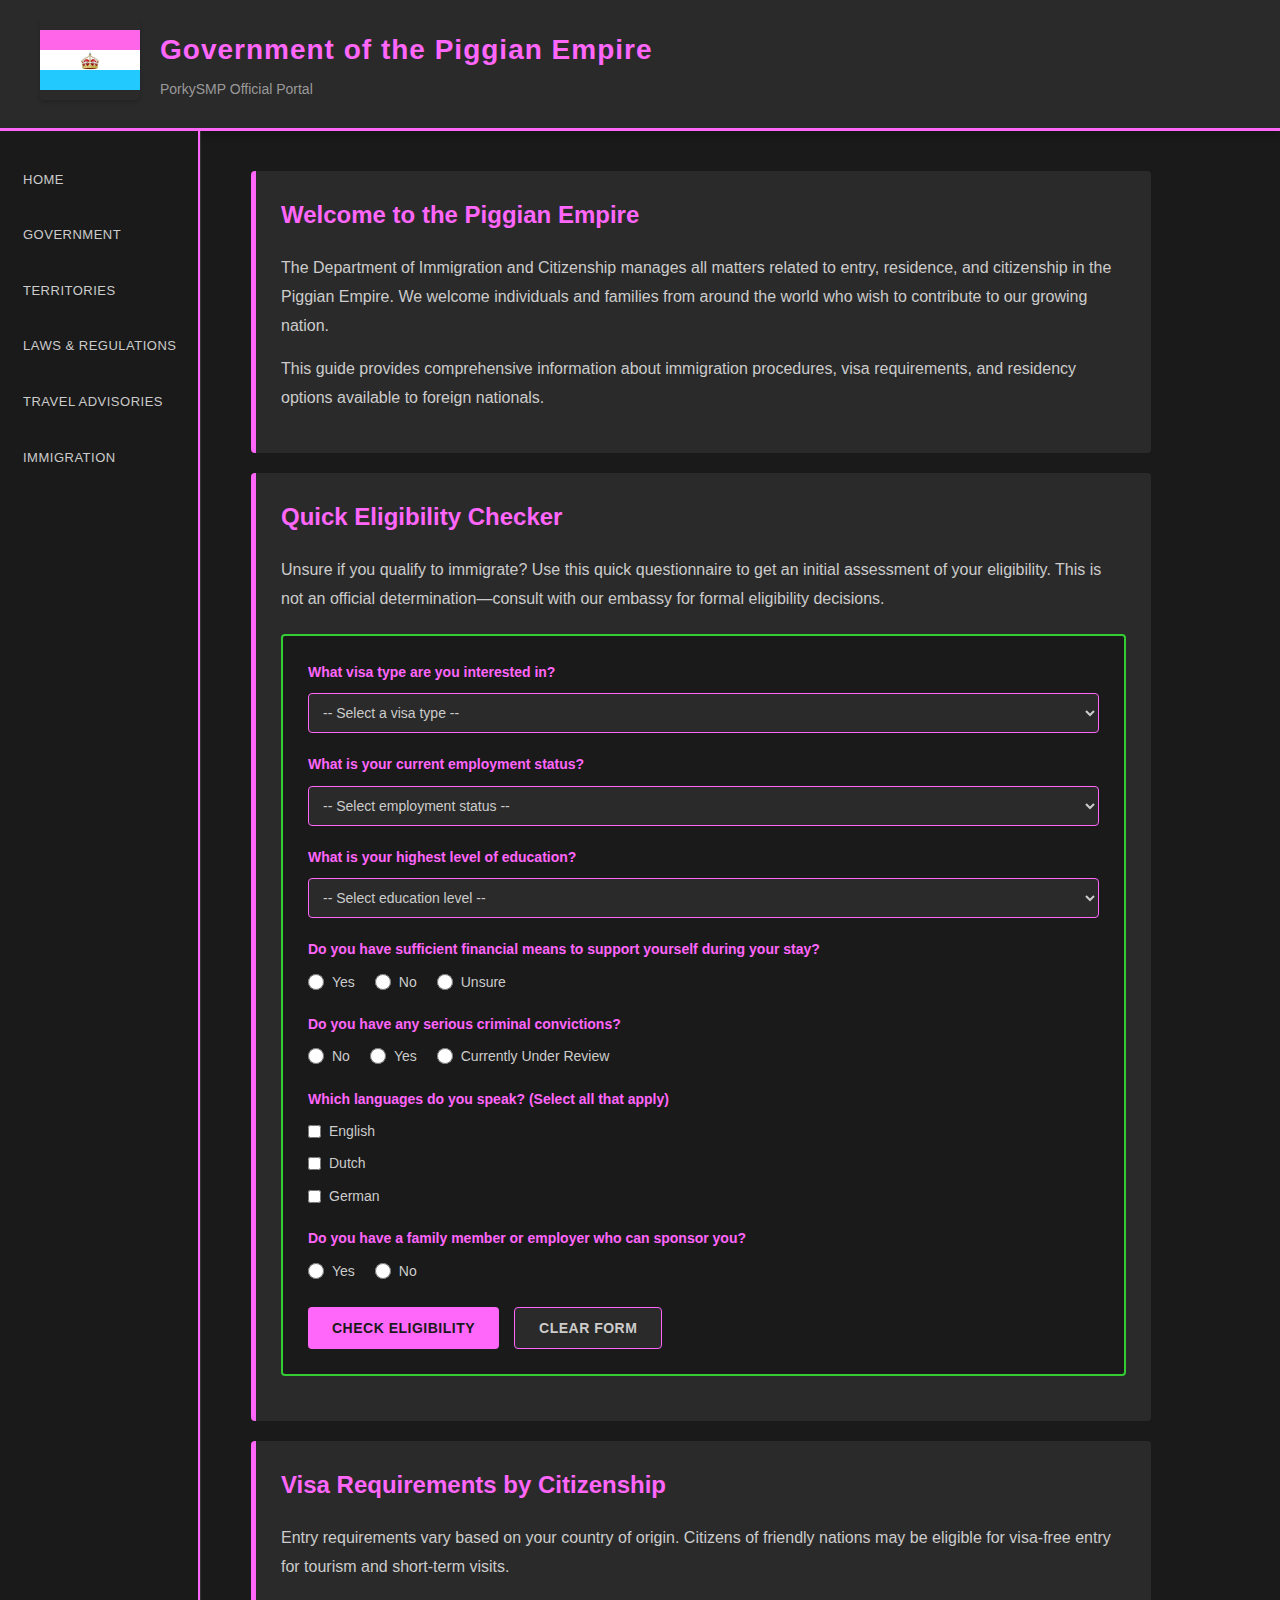
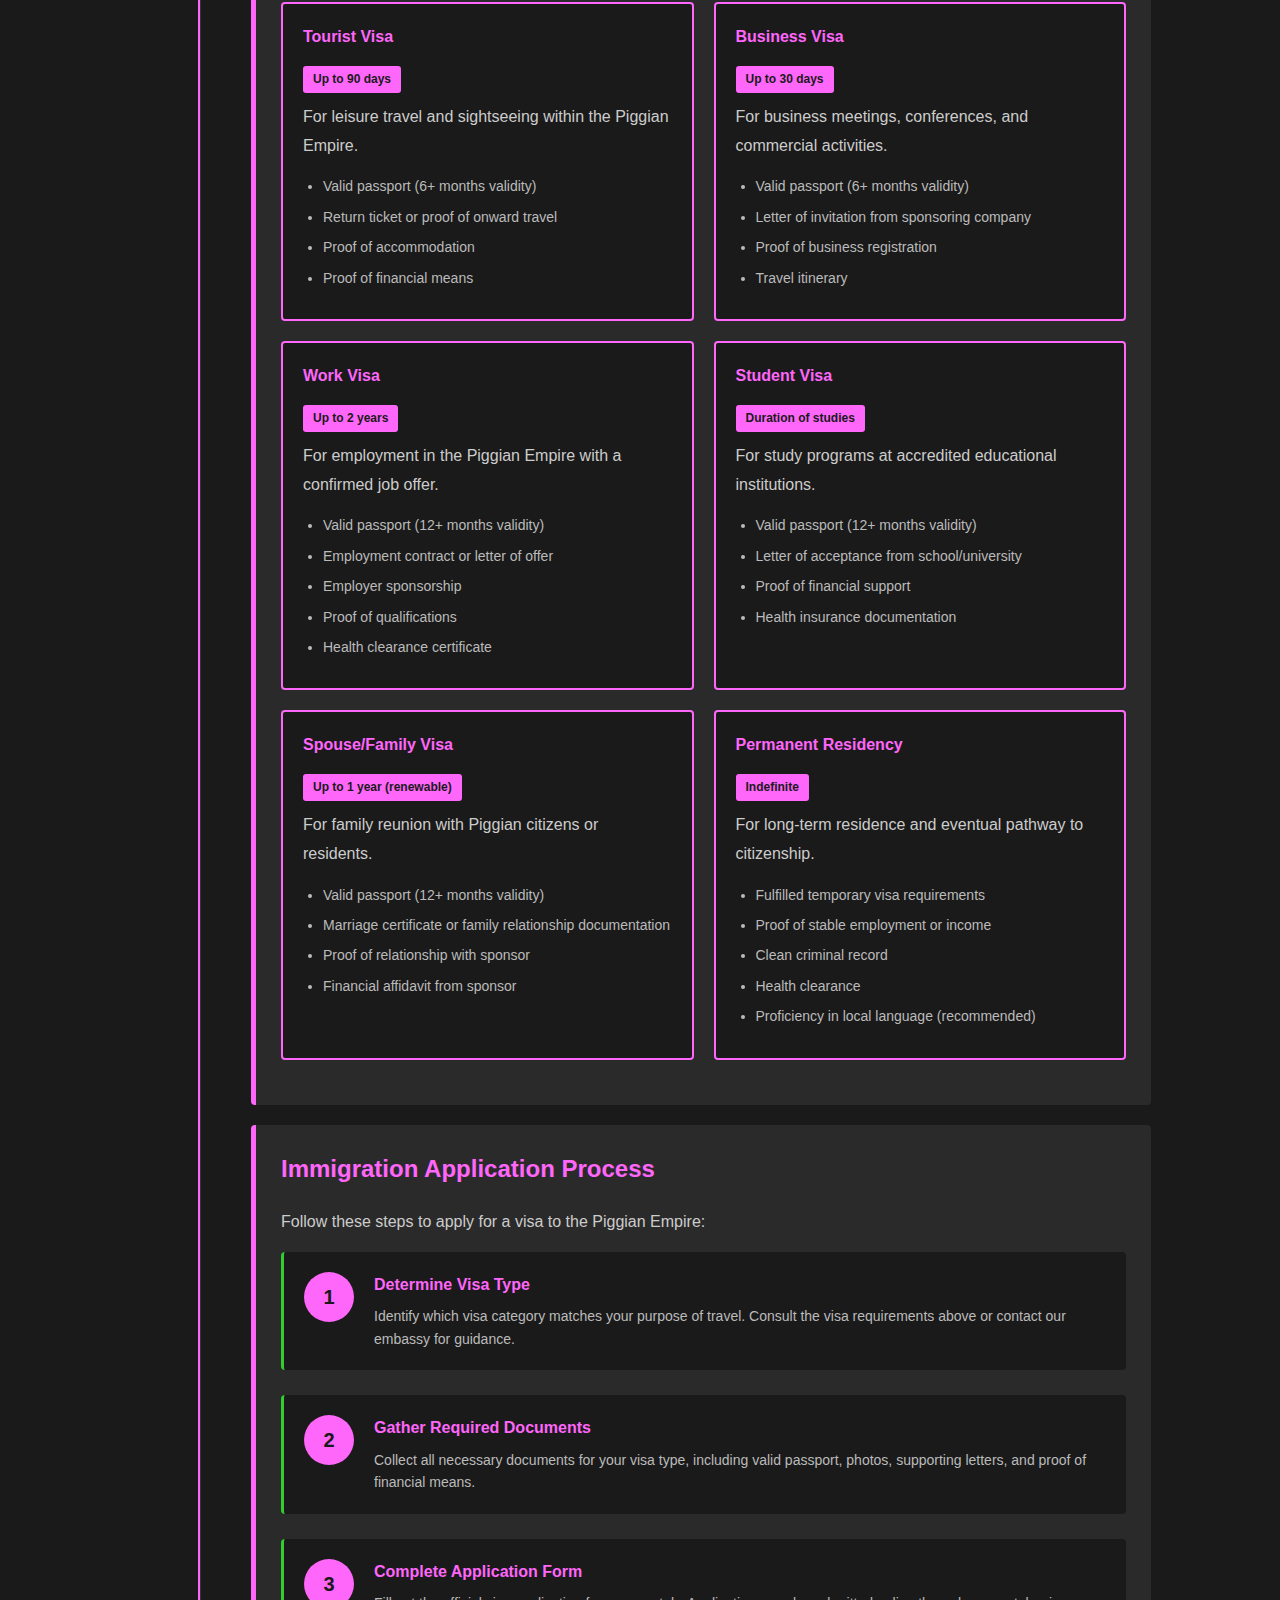
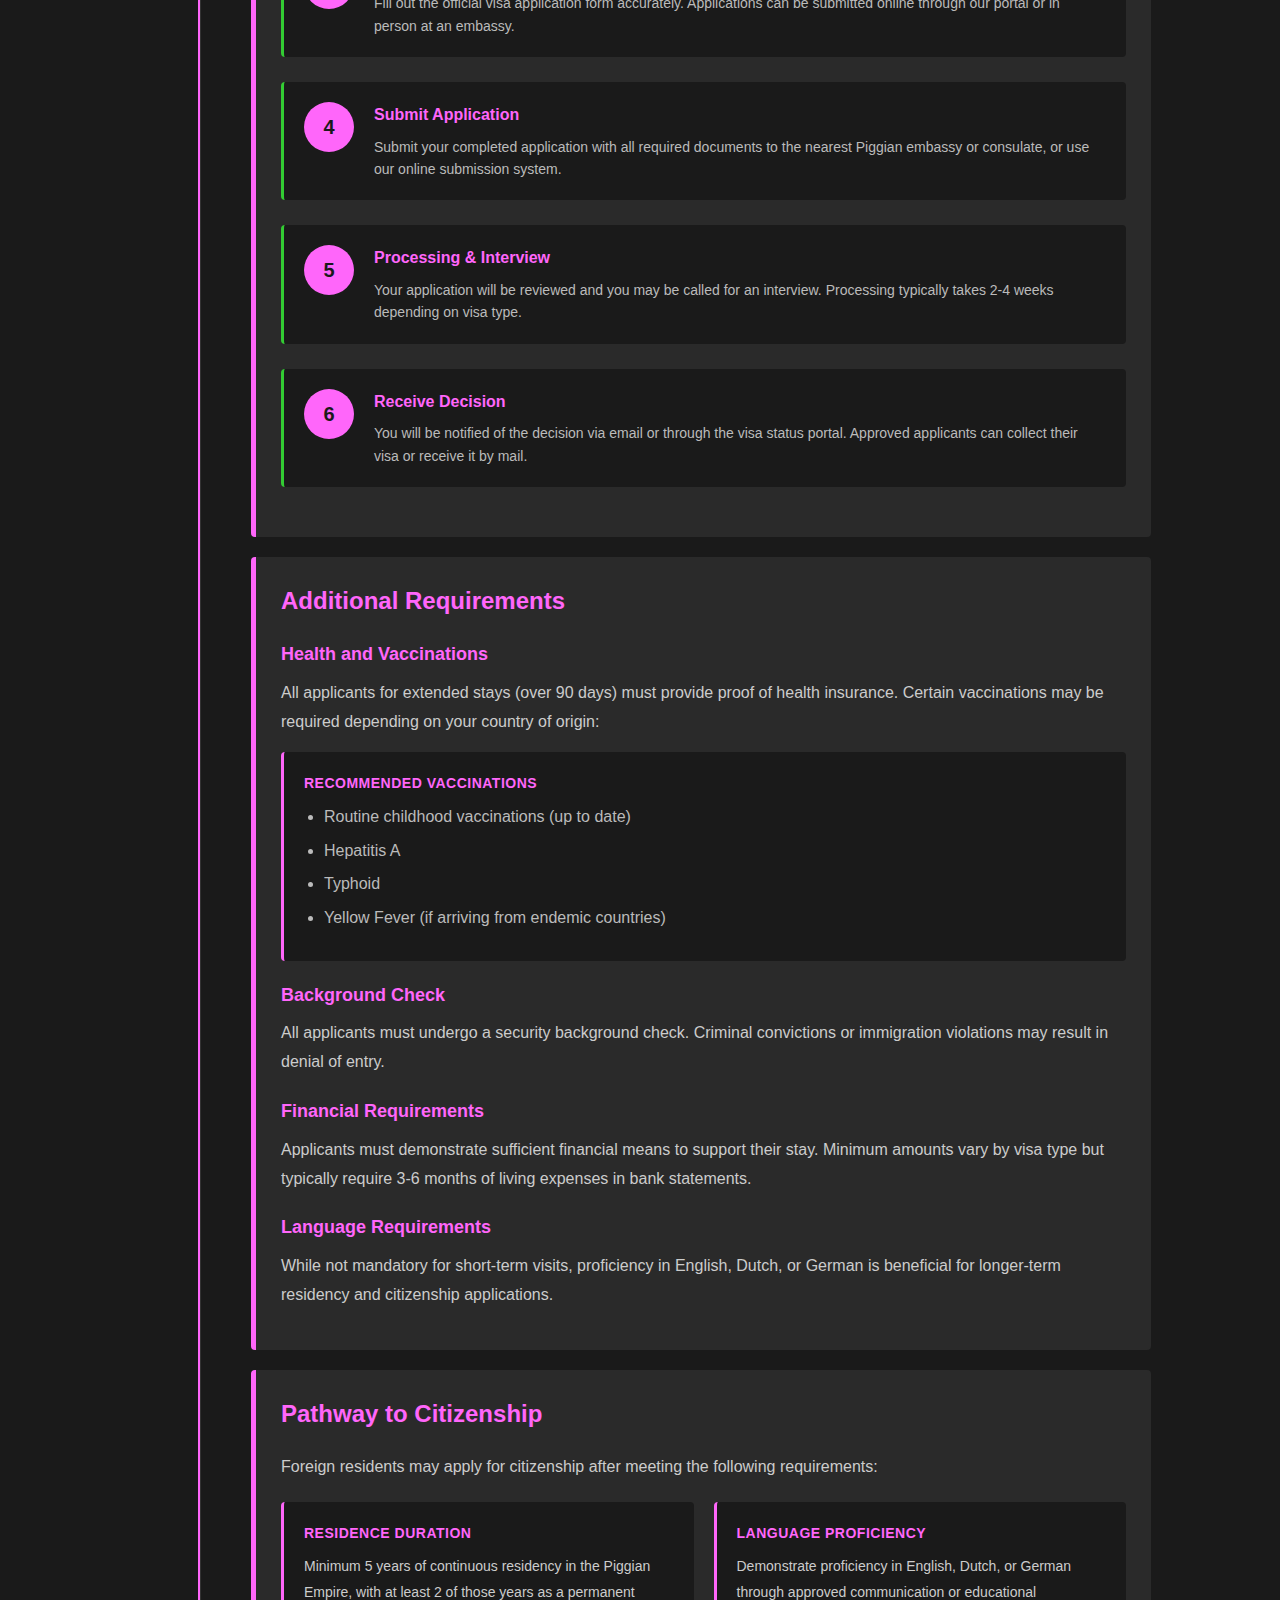
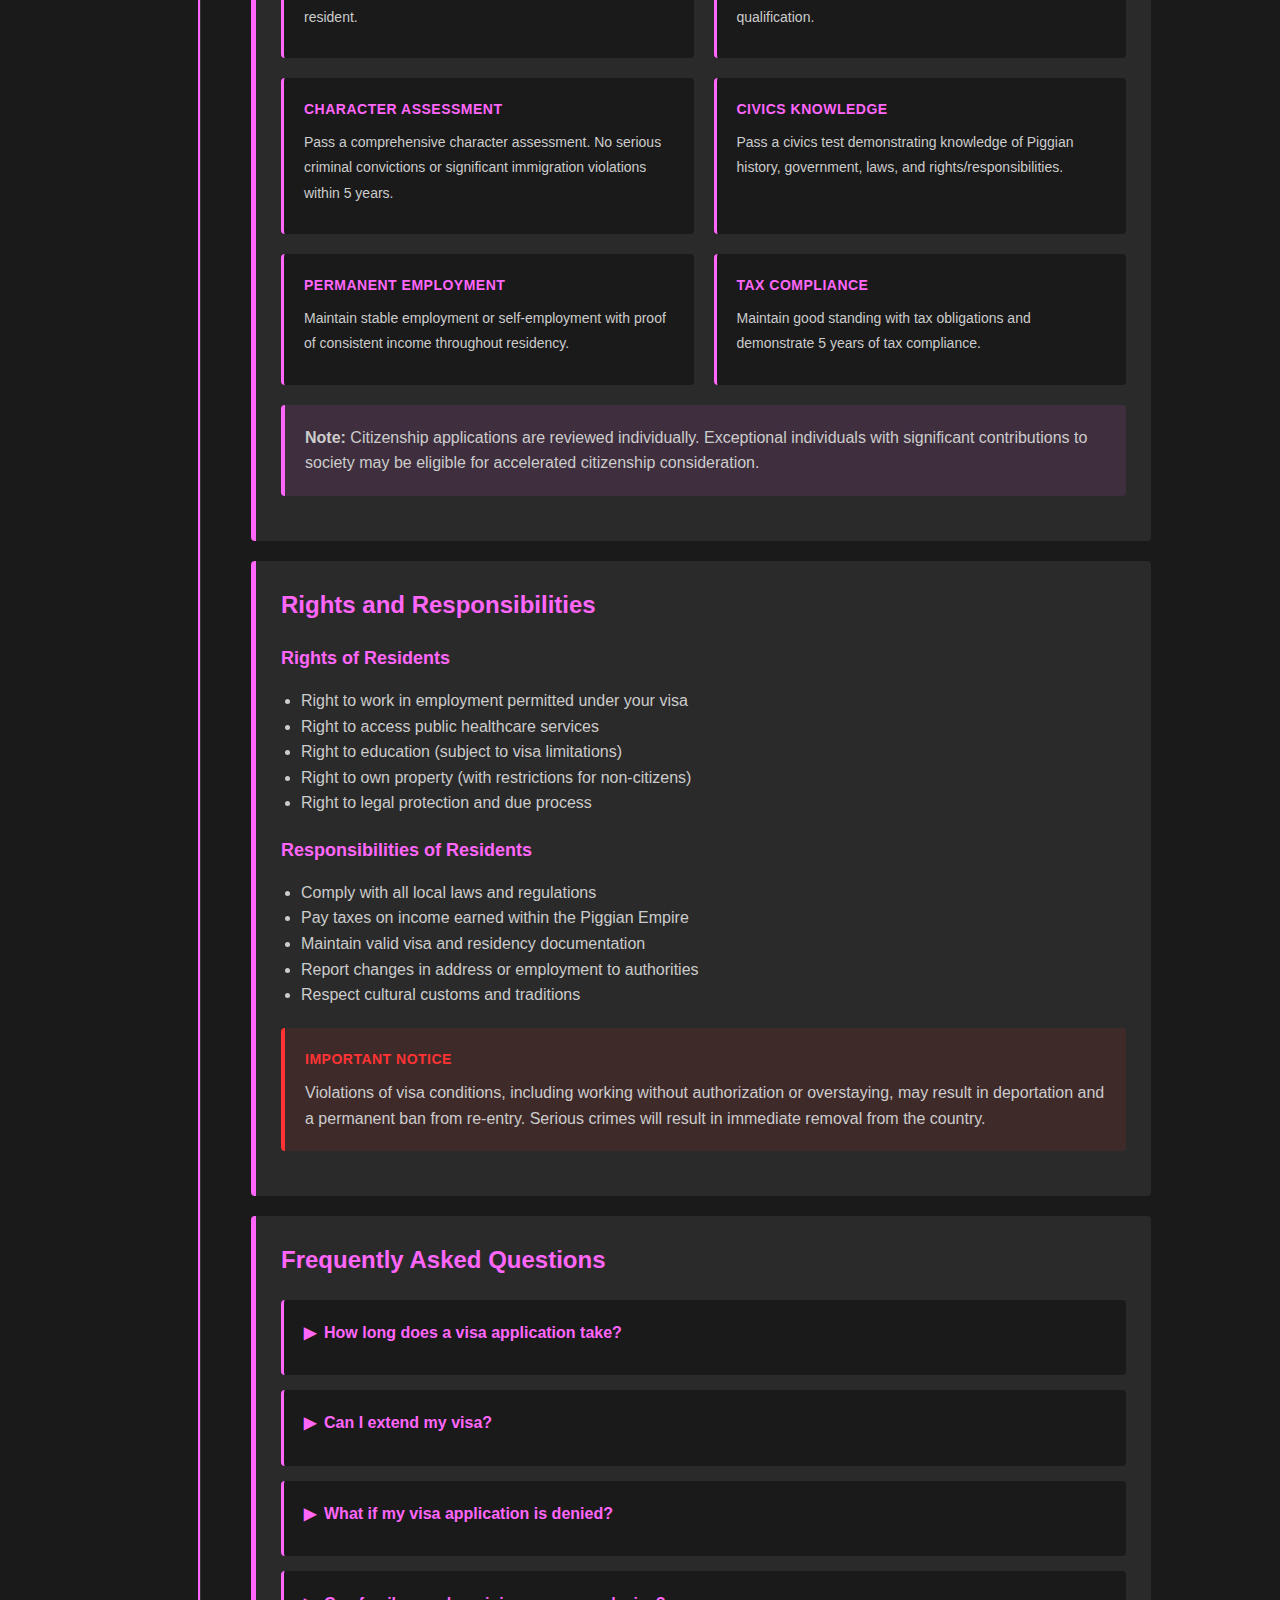
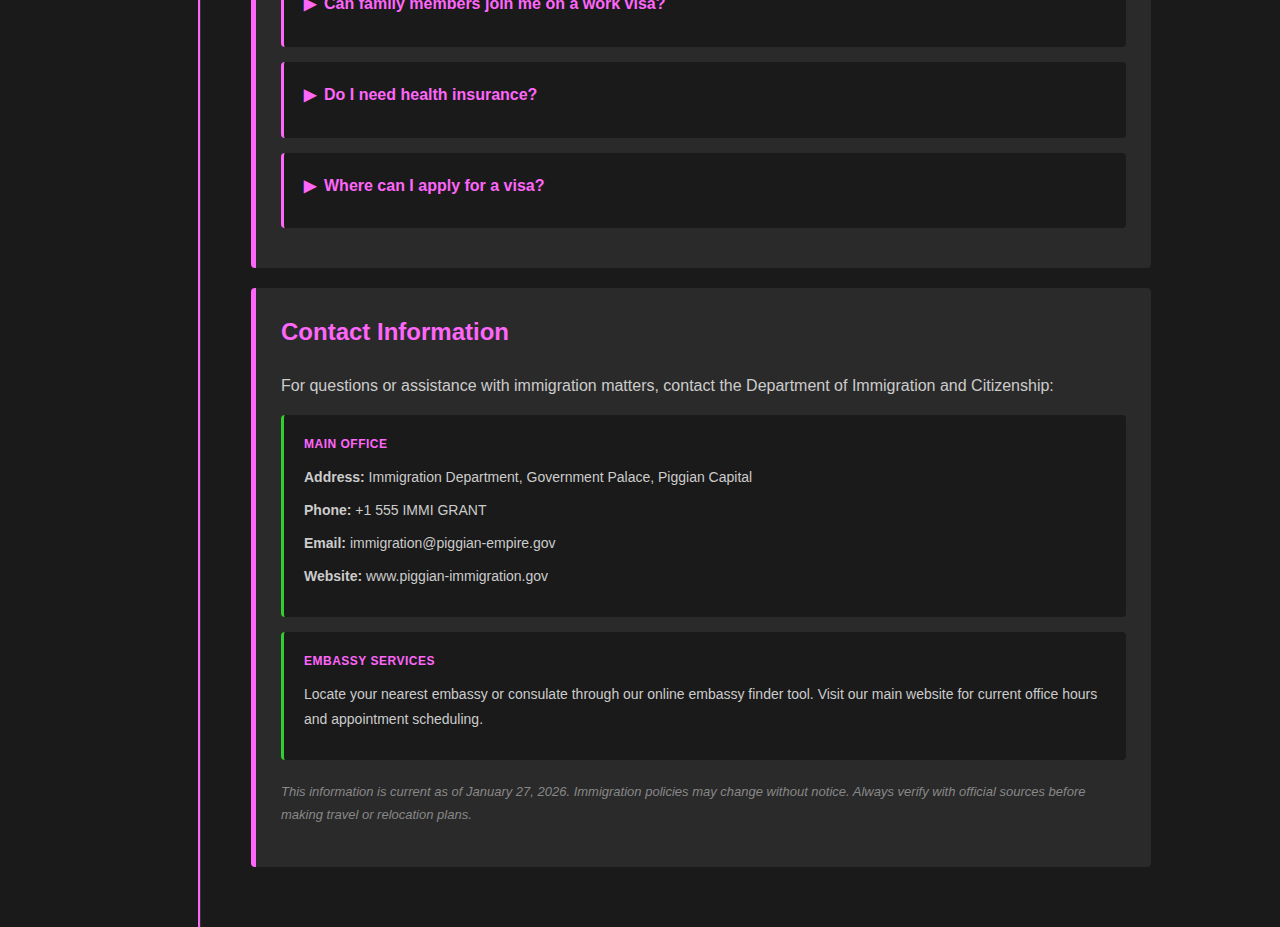
<file: immigration.html>
<!DOCTYPE html>
<html>

<head>
    <title>Piggian Empire - Immigration</title>
    <link rel="stylesheet" href="topbar.css">
    <link rel="stylesheet" href="home.css">
    <link rel="stylesheet" href="nav.css">
    <style>
        .immigration-container {
            max-width: 1000px;
        }

        .info-section {
            background-color: #2a2a2a;
            padding: 25px;
            margin-bottom: 20px;
            border-radius: 4px;
            border-left: 5px solid #ff66fa;
        }

        .info-section h2 {
            color: #ff66fa;
            margin-top: 0;
            margin-bottom: 20px;
            font-size: 24px;
        }

        .info-section h3 {
            color: #ff66fa;
            font-size: 18px;
            margin-top: 20px;
            margin-bottom: 10px;
        }

        .info-section p {
            color: #ccc;
            line-height: 1.8;
            margin-bottom: 15px;
        }

        .requirements-grid {
            display: grid;
            grid-template-columns: repeat(auto-fit, minmax(280px, 1fr));
            gap: 20px;
            margin: 20px 0;
        }

        .requirement-card {
            background-color: #1a1a1a;
            padding: 20px;
            border-radius: 4px;
            border-left: 3px solid #ff66fa;
        }

        .requirement-card h4 {
            color: #ff66fa;
            margin-top: 0;
            margin-bottom: 10px;
            text-transform: uppercase;
            font-size: 14px;
            letter-spacing: 0.5px;
        }

        .requirement-card p {
            margin: 8px 0;
            font-size: 14px;
        }

        .requirement-card ul {
            margin: 10px 0;
            padding-left: 20px;
            color: #bbb;
        }

        .requirement-card li {
            margin-bottom: 8px;
            line-height: 1.6;
        }

        .process-step {
            display: flex;
            gap: 20px;
            margin-bottom: 25px;
            background-color: #1a1a1a;
            padding: 20px;
            border-radius: 4px;
            border-left: 3px solid #33cc33;
        }

        .step-number {
            min-width: 50px;
            width: 50px;
            height: 50px;
            background-color: #ff66fa;
            border-radius: 50%;
            display: flex;
            align-items: center;
            justify-content: center;
            font-weight: bold;
            color: #1a1a1a;
            font-size: 20px;
            flex-shrink: 0;
        }

        .step-content h4 {
            color: #ff66fa;
            margin-top: 0;
            margin-bottom: 8px;
        }

        .step-content p {
            margin: 0;
            color: #bbb;
            font-size: 14px;
            line-height: 1.6;
        }

        .visa-types {
            display: grid;
            grid-template-columns: repeat(auto-fit, minmax(300px, 1fr));
            gap: 20px;
            margin: 20px 0;
        }

        .visa-card {
            background-color: #1a1a1a;
            padding: 20px;
            border-radius: 4px;
            border: 2px solid #ff66fa;
        }

        .visa-card h4 {
            color: #ff66fa;
            margin-top: 0;
            margin-bottom: 15px;
            font-size: 16px;
        }

        .visa-card .duration {
            display: inline-block;
            background-color: #ff66fa;
            color: #1a1a1a;
            padding: 4px 10px;
            border-radius: 3px;
            font-size: 12px;
            font-weight: 600;
            margin-bottom: 10px;
        }

        .visa-card ul {
            margin: 10px 0;
            padding-left: 20px;
            color: #bbb;
            font-size: 14px;
        }

        .visa-card li {
            margin-bottom: 8px;
            line-height: 1.6;
        }

        .contact-box {
            background-color: #1a1a1a;
            padding: 20px;
            border-radius: 4px;
            border-left: 3px solid #33cc33;
            margin-top: 15px;
        }

        .contact-box h4 {
            color: #ff66fa;
            margin-top: 0;
            text-transform: uppercase;
            font-size: 12px;
            letter-spacing: 0.5px;
            margin-bottom: 10px;
        }

        .contact-box p {
            margin: 8px 0;
            color: #ccc;
            font-size: 14px;
        }

        .warning-box {
            background-color: rgba(255, 51, 51, 0.1);
            border-left: 4px solid #ff3333;
            padding: 20px;
            border-radius: 4px;
            margin: 20px 0;
        }

        .warning-box h4 {
            color: #ff3333;
            margin-top: 0;
            text-transform: uppercase;
            font-size: 14px;
            letter-spacing: 0.5px;
            margin-bottom: 10px;
        }

        .warning-box p {
            color: #ccc;
            margin: 0;
            line-height: 1.6;
        }

        .highlight-box {
            background-color: rgba(255, 102, 250, 0.1);
            border-left: 4px solid #ff66fa;
            padding: 20px;
            border-radius: 4px;
            margin: 20px 0;
        }

        .highlight-box p {
            color: #ccc;
            margin: 0;
            line-height: 1.6;
        }

        .faq-item {
            background-color: #1a1a1a;
            padding: 20px;
            margin-bottom: 15px;
            border-radius: 4px;
            border-left: 3px solid #ff66fa;
        }

        .faq-item h4 {
            color: #ff66fa;
            margin-top: 0;
            margin-bottom: 10px;
            cursor: pointer;
            user-select: none;
        }

        .faq-item h4::before {
            content: "▶ ";
            margin-right: 8px;
            display: inline-block;
            transition: transform 0.3s ease;
        }

        .faq-item h4.open::before {
            transform: rotate(90deg);
        }

        .faq-answer {
            color: #bbb;
            display: none;
            line-height: 1.6;
        }

        .faq-answer.open {
            display: block;
        }

        .eligibility-form {
            background-color: #1a1a1a;
            padding: 25px;
            border-radius: 4px;
            border: 2px solid #33cc33;
            margin: 20px 0;
        }

        .form-group {
            margin-bottom: 20px;
        }

        .form-group label {
            display: block;
            color: #ff66fa;
            font-weight: 600;
            margin-bottom: 10px;
            font-size: 14px;
        }

        .form-group select,
        .form-group input[type="text"],
        .form-group input[type="number"] {
            width: 100%;
            padding: 10px;
            background-color: #2a2a2a;
            color: #ccc;
            border: 1px solid #ff66fa;
            border-radius: 4px;
            font-family: inherit;
            font-size: 14px;
        }

        .form-group select:focus,
        .form-group input:focus {
            outline: none;
            border-color: #33cc33;
            background-color: #333333;
        }

        .radio-group {
            display: flex;
            gap: 20px;
            margin-top: 10px;
        }

        .radio-option {
            display: flex;
            align-items: center;
            gap: 8px;
        }

        .radio-option input[type="radio"] {
            cursor: pointer;
            width: 16px;
            height: 16px;
            accent-color: #ff66fa;
        }

        .radio-option label {
            margin: 0;
            cursor: pointer;
            color: #ccc;
            font-weight: normal;
        }

        .form-buttons {
            display: flex;
            gap: 15px;
            margin-top: 25px;
        }

        .btn {
            padding: 12px 24px;
            border: none;
            border-radius: 4px;
            font-weight: 600;
            cursor: pointer;
            transition: all 0.3s ease;
            font-size: 14px;
            text-transform: uppercase;
            letter-spacing: 0.5px;
        }

        .btn-primary {
            background-color: #ff66fa;
            color: #1a1a1a;
        }

        .btn-primary:hover {
            background-color: #ff99fa;
        }

        .btn-secondary {
            background-color: #2a2a2a;
            color: #ccc;
            border: 1px solid #ff66fa;
        }

        .btn-secondary:hover {
            background-color: #3a3a3a;
            color: #fff;
        }

        .results-box {
            display: none;
            background-color: #2a2a2a;
            padding: 25px;
            border-radius: 4px;
            border-left: 5px solid #33cc33;
            margin-top: 25px;
        }

        .results-box.success {
            border-left-color: #33cc33;
            background-color: rgba(51, 204, 51, 0.05);
        }

        .results-box.warning {
            border-left-color: #ffcc33;
            background-color: rgba(255, 204, 51, 0.05);
        }

        .results-box.error {
            border-left-color: #ff3333;
            background-color: rgba(255, 51, 51, 0.05);
        }

        .results-box h3 {
            color: #ff66fa;
            margin-top: 0;
            margin-bottom: 15px;
        }

        .results-box p {
            color: #ccc;
            line-height: 1.8;
            margin-bottom: 12px;
        }

        .results-box ul {
            color: #ccc;
            padding-left: 20px;
            margin: 15px 0;
        }

        .results-box li {
            margin-bottom: 8px;
            line-height: 1.6;
        }

        .eligible-badge {
            display: inline-block;
            background-color: #33cc33;
            color: #1a1a1a;
            padding: 8px 16px;
            border-radius: 4px;
            font-weight: 600;
            margin-bottom: 15px;
        }

        .eligible-badge.partial {
            background-color: #ffcc33;
            color: #1a1a1a;
        }

        .eligible-badge.ineligible {
            background-color: #ff3333;
            color: #fff;
        }
    </style>
</head>

<body>
    <header>
        <div class="topbar">
            <span class="pigflag">
                <img src="./piggian_empire_flag.png">
            </span>
            <span class="domgovtitle">
                <h1>Government of the Piggian Empire</h1>
                <p>PorkySMP Official Portal</p>
            </span>
        </div>
    </header>

    <div class="flex" style="display: flex; flex-direction: row;">
        <div class="navigation-sidebar">
            <a href="index.html">
                <div class="navitem">
                    <span class="navitemtext">HOME</span>
                </div>
            </a>
            <a href="government.html">
                <div class="navitem">
                    <span class="navitemtext">GOVERNMENT</span>
                </div>
            </a>
            <a href="territories.html">
                <div class="navitem">
                    <span class="navitemtext">TERRITORIES</span>
                </div>
            </a>
            <a href="laws.html">
                <div class="navitem">
                    <span class="navitemtext">LAWS & REGULATIONS</span>
                </div>
            </a>
            <a href="travel.html">
                <div class="navitem">
                    <span class="navitemtext">TRAVEL ADVISORIES</span>
                </div>
            </a>
            <a href="immigration.html">
                <div class="navitem">
                    <span class="navitemtext">IMMIGRATION</span>
                </div>
            </a>
        </div>

        <div class="border">
            <div class="content1">
                <div class="immigration-container">
                    <div class="info-section">
                        <h2>Welcome to the Piggian Empire</h2>
                        <p>The Department of Immigration and Citizenship manages all matters related to entry, residence, and citizenship in the Piggian Empire. We welcome individuals and families from around the world who wish to contribute to our growing nation.</p>
                        <p>This guide provides comprehensive information about immigration procedures, visa requirements, and residency options available to foreign nationals.</p>
                    </div>

                    <div class="info-section">
                        <h2>Quick Eligibility Checker</h2>
                        <p>Unsure if you qualify to immigrate? Use this quick questionnaire to get an initial assessment of your eligibility. This is not an official determination—consult with our embassy for formal eligibility decisions.</p>
                        
                        <div class="eligibility-form">
                            <form id="eligibilityForm">
                                <div class="form-group">
                                    <label for="visaType">What visa type are you interested in?</label>
                                    <select id="visaType" name="visaType" required>
                                        <option value="">-- Select a visa type --</option>
                                        <option value="tourist">Tourist Visa</option>
                                        <option value="business">Business Visa</option>
                                        <option value="work">Work Visa</option>
                                        <option value="student">Student Visa</option>
                                        <option value="family">Spouse/Family Visa</option>
                                        <option value="permanent">Permanent Residency</option>
                                    </select>
                                </div>

                                <div class="form-group">
                                    <label for="employment">What is your current employment status?</label>
                                    <select id="employment" name="employment" required>
                                        <option value="">-- Select employment status --</option>
                                        <option value="employed">Employed (Full-time)</option>
                                        <option value="self-employed">Self-employed/Business Owner</option>
                                        <option value="student">Student</option>
                                        <option value="retired">Retired</option>
                                        <option value="unemployed">Currently Unemployed</option>
                                    </select>
                                </div>

                                <div class="form-group">
                                    <label for="education">What is your highest level of education?</label>
                                    <select id="education" name="education" required>
                                        <option value="">-- Select education level --</option>
                                        <option value="primary">Primary School</option>
                                        <option value="secondary">Secondary/High School</option>
                                        <option value="diploma">Diploma/Certificate</option>
                                        <option value="bachelor">Bachelor's Degree</option>
                                        <option value="master">Master's Degree</option>
                                        <option value="phd">PhD/Doctorate</option>
                                    </select>
                                </div>

                                <div class="form-group">
                                    <label for="financial">Do you have sufficient financial means to support yourself during your stay?</label>
                                    <div class="radio-group">
                                        <div class="radio-option">
                                            <input type="radio" id="financial-yes" name="financial" value="yes" required>
                                            <label for="financial-yes">Yes</label>
                                        </div>
                                        <div class="radio-option">
                                            <input type="radio" id="financial-no" name="financial" value="no">
                                            <label for="financial-no">No</label>
                                        </div>
                                        <div class="radio-option">
                                            <input type="radio" id="financial-unsure" name="financial" value="unsure">
                                            <label for="financial-unsure">Unsure</label>
                                        </div>
                                    </div>
                                </div>

                                <div class="form-group">
                                    <label for="criminal">Do you have any serious criminal convictions?</label>
                                    <div class="radio-group">
                                        <div class="radio-option">
                                            <input type="radio" id="criminal-no" name="criminal" value="no" required>
                                            <label for="criminal-no">No</label>
                                        </div>
                                        <div class="radio-option">
                                            <input type="radio" id="criminal-yes" name="criminal" value="yes">
                                            <label for="criminal-yes">Yes</label>
                                        </div>
                                        <div class="radio-option">
                                            <input type="radio" id="criminal-pending" name="criminal" value="pending">
                                            <label for="criminal-pending">Currently Under Review</label>
                                        </div>
                                    </div>
                                </div>

                                <div class="form-group">
                                    <label>Which languages do you speak? (Select all that apply)</label>
                                    <div style="margin-top: 10px;">
                                        <div class="radio-option" style="margin-bottom: 10px;">
                                            <input type="checkbox" id="language-english" name="language" value="english">
                                            <label for="language-english">English</label>
                                        </div>
                                        <div class="radio-option" style="margin-bottom: 10px;">
                                            <input type="checkbox" id="language-dutch" name="language" value="dutch">
                                            <label for="language-dutch">Dutch</label>
                                        </div>
                                        <div class="radio-option">
                                            <input type="checkbox" id="language-german" name="language" value="german">
                                            <label for="language-german">German</label>
                                        </div>
                                    </div>
                                </div>

                                <div class="form-group">
                                    <label for="sponsorship">Do you have a family member or employer who can sponsor you?</label>
                                    <div class="radio-group">
                                        <div class="radio-option">
                                            <input type="radio" id="sponsorship-yes" name="sponsorship" value="yes" required>
                                            <label for="sponsorship-yes">Yes</label>
                                        </div>
                                        <div class="radio-option">
                                            <input type="radio" id="sponsorship-no" name="sponsorship" value="no">
                                            <label for="sponsorship-no">No</label>
                                        </div>
                                    </div>
                                </div>

                                <div class="form-buttons">
                                    <button type="submit" class="btn btn-primary">Check Eligibility</button>
                                    <button type="reset" class="btn btn-secondary">Clear Form</button>
                                </div>
                            </form>

                            <div id="resultsContainer" class="results-box"></div>
                        </div>
                    </div>

                    <div class="info-section">
                        <h2>Visa Requirements by Citizenship</h2>
                        <p>Entry requirements vary based on your country of origin. Citizens of friendly nations may be eligible for visa-free entry for tourism and short-term visits.</p>
                        
                        <div class="visa-types">
                            <div class="visa-card">
                                <h4>Tourist Visa</h4>
                                <div class="duration">Up to 90 days</div>
                                <p>For leisure travel and sightseeing within the Piggian Empire.</p>
                                <ul>
                                    <li>Valid passport (6+ months validity)</li>
                                    <li>Return ticket or proof of onward travel</li>
                                    <li>Proof of accommodation</li>
                                    <li>Proof of financial means</li>
                                </ul>
                            </div>

                            <div class="visa-card">
                                <h4>Business Visa</h4>
                                <div class="duration">Up to 30 days</div>
                                <p>For business meetings, conferences, and commercial activities.</p>
                                <ul>
                                    <li>Valid passport (6+ months validity)</li>
                                    <li>Letter of invitation from sponsoring company</li>
                                    <li>Proof of business registration</li>
                                    <li>Travel itinerary</li>
                                </ul>
                            </div>

                            <div class="visa-card">
                                <h4>Work Visa</h4>
                                <div class="duration">Up to 2 years</div>
                                <p>For employment in the Piggian Empire with a confirmed job offer.</p>
                                <ul>
                                    <li>Valid passport (12+ months validity)</li>
                                    <li>Employment contract or letter of offer</li>
                                    <li>Employer sponsorship</li>
                                    <li>Proof of qualifications</li>
                                    <li>Health clearance certificate</li>
                                </ul>
                            </div>

                            <div class="visa-card">
                                <h4>Student Visa</h4>
                                <div class="duration">Duration of studies</div>
                                <p>For study programs at accredited educational institutions.</p>
                                <ul>
                                    <li>Valid passport (12+ months validity)</li>
                                    <li>Letter of acceptance from school/university</li>
                                    <li>Proof of financial support</li>
                                    <li>Health insurance documentation</li>
                                </ul>
                            </div>

                            <div class="visa-card">
                                <h4>Spouse/Family Visa</h4>
                                <div class="duration">Up to 1 year (renewable)</div>
                                <p>For family reunion with Piggian citizens or residents.</p>
                                <ul>
                                    <li>Valid passport (12+ months validity)</li>
                                    <li>Marriage certificate or family relationship documentation</li>
                                    <li>Proof of relationship with sponsor</li>
                                    <li>Financial affidavit from sponsor</li>
                                </ul>
                            </div>

                            <div class="visa-card">
                                <h4>Permanent Residency</h4>
                                <div class="duration">Indefinite</div>
                                <p>For long-term residence and eventual pathway to citizenship.</p>
                                <ul>
                                    <li>Fulfilled temporary visa requirements</li>
                                    <li>Proof of stable employment or income</li>
                                    <li>Clean criminal record</li>
                                    <li>Health clearance</li>
                                    <li>Proficiency in local language (recommended)</li>
                                </ul>
                            </div>
                        </div>
                    </div>

                    <div class="info-section">
                        <h2>Immigration Application Process</h2>
                        <p>Follow these steps to apply for a visa to the Piggian Empire:</p>

                        <div class="process-step">
                            <div class="step-number">1</div>
                            <div class="step-content">
                                <h4>Determine Visa Type</h4>
                                <p>Identify which visa category matches your purpose of travel. Consult the visa requirements above or contact our embassy for guidance.</p>
                            </div>
                        </div>

                        <div class="process-step">
                            <div class="step-number">2</div>
                            <div class="step-content">
                                <h4>Gather Required Documents</h4>
                                <p>Collect all necessary documents for your visa type, including valid passport, photos, supporting letters, and proof of financial means.</p>
                            </div>
                        </div>

                        <div class="process-step">
                            <div class="step-number">3</div>
                            <div class="step-content">
                                <h4>Complete Application Form</h4>
                                <p>Fill out the official visa application form accurately. Applications can be submitted online through our portal or in person at an embassy.</p>
                            </div>
                        </div>

                        <div class="process-step">
                            <div class="step-number">4</div>
                            <div class="step-content">
                                <h4>Submit Application</h4>
                                <p>Submit your completed application with all required documents to the nearest Piggian embassy or consulate, or use our online submission system.</p>
                            </div>
                        </div>

                        <div class="process-step">
                            <div class="step-number">5</div>
                            <div class="step-content">
                                <h4>Processing & Interview</h4>
                                <p>Your application will be reviewed and you may be called for an interview. Processing typically takes 2-4 weeks depending on visa type.</p>
                            </div>
                        </div>

                        <div class="process-step">
                            <div class="step-number">6</div>
                            <div class="step-content">
                                <h4>Receive Decision</h4>
                                <p>You will be notified of the decision via email or through the visa status portal. Approved applicants can collect their visa or receive it by mail.</p>
                            </div>
                        </div>
                    </div>

                    <div class="info-section">
                        <h2>Additional Requirements</h2>

                        <h3>Health and Vaccinations</h3>
                        <p>All applicants for extended stays (over 90 days) must provide proof of health insurance. Certain vaccinations may be required depending on your country of origin:</p>
                        <div class="requirement-card">
                            <h4>Recommended Vaccinations</h4>
                            <ul>
                                <li>Routine childhood vaccinations (up to date)</li>
                                <li>Hepatitis A</li>
                                <li>Typhoid</li>
                                <li>Yellow Fever (if arriving from endemic countries)</li>
                            </ul>
                        </div>

                        <h3>Background Check</h3>
                        <p>All applicants must undergo a security background check. Criminal convictions or immigration violations may result in denial of entry.</p>

                        <h3>Financial Requirements</h3>
                        <p>Applicants must demonstrate sufficient financial means to support their stay. Minimum amounts vary by visa type but typically require 3-6 months of living expenses in bank statements.</p>

                        <h3>Language Requirements</h3>
                        <p>While not mandatory for short-term visits, proficiency in English, Dutch, or German is beneficial for longer-term residency and citizenship applications.</p>
                    </div>

                    <div class="info-section">
                        <h2>Pathway to Citizenship</h2>
                        <p>Foreign residents may apply for citizenship after meeting the following requirements:</p>

                        <div class="requirements-grid">
                            <div class="requirement-card">
                                <h4>Residence Duration</h4>
                                <p>Minimum 5 years of continuous residency in the Piggian Empire, with at least 2 of those years as a permanent resident.</p>
                            </div>

                            <div class="requirement-card">
                                <h4>Language Proficiency</h4>
                                <p>Demonstrate proficiency in English, Dutch, or German through approved communication or educational qualification.</p>
                            </div>

                            <div class="requirement-card">
                                <h4>Character Assessment</h4>
                                <p>Pass a comprehensive character assessment. No serious criminal convictions or significant immigration violations within 5 years.</p>
                            </div>

                            <div class="requirement-card">
                                <h4>Civics Knowledge</h4>
                                <p>Pass a civics test demonstrating knowledge of Piggian history, government, laws, and rights/responsibilities.</p>
                            </div>

                            <div class="requirement-card">
                                <h4>Permanent Employment</h4>
                                <p>Maintain stable employment or self-employment with proof of consistent income throughout residency.</p>
                            </div>

                            <div class="requirement-card">
                                <h4>Tax Compliance</h4>
                                <p>Maintain good standing with tax obligations and demonstrate 5 years of tax compliance.</p>
                            </div>
                        </div>

                        <div class="highlight-box">
                            <p><strong>Note:</strong> Citizenship applications are reviewed individually. Exceptional individuals with significant contributions to society may be eligible for accelerated citizenship consideration.</p>
                        </div>
                    </div>

                    <div class="info-section">
                        <h2>Rights and Responsibilities</h2>

                        <h3>Rights of Residents</h3>
                        <ul style="color: #ccc; padding-left: 20px; margin: 15px 0;">
                            <li>Right to work in employment permitted under your visa</li>
                            <li>Right to access public healthcare services</li>
                            <li>Right to education (subject to visa limitations)</li>
                            <li>Right to own property (with restrictions for non-citizens)</li>
                            <li>Right to legal protection and due process</li>
                        </ul>

                        <h3>Responsibilities of Residents</h3>
                        <ul style="color: #ccc; padding-left: 20px; margin: 15px 0;">
                            <li>Comply with all local laws and regulations</li>
                            <li>Pay taxes on income earned within the Piggian Empire</li>
                            <li>Maintain valid visa and residency documentation</li>
                            <li>Report changes in address or employment to authorities</li>
                            <li>Respect cultural customs and traditions</li>
                        </ul>

                        <div class="warning-box">
                            <h4>Important Notice</h4>
                            <p>Violations of visa conditions, including working without authorization or overstaying, may result in deportation and a permanent ban from re-entry. Serious crimes will result in immediate removal from the country.</p>
                        </div>
                    </div>

                    <div class="info-section">
                        <h2>Frequently Asked Questions</h2>

                        <div class="faq-item">
                            <h4 onclick="toggleFAQ(this)">How long does a visa application take?</h4>
                            <div class="faq-answer">
                                Processing times vary by visa type. Tourist visas typically take 5-10 business days, work visas 2-4 weeks, and permanent residency applications can take 2-3 months. Express processing is available for an additional fee.
                            </div>
                        </div>

                        <div class="faq-item">
                            <h4 onclick="toggleFAQ(this)">Can I extend my visa?</h4>
                            <div class="faq-answer">
                                Yes, most visa types can be extended before expiration. You must apply at least 30 days before your current visa expires. Extension fees apply and availability depends on your visa category.
                            </div>
                        </div>

                        <div class="faq-item">
                            <h4 onclick="toggleFAQ(this)">What if my visa application is denied?</h4>
                            <div class="faq-answer">
                                You have the right to receive written reasons for denial. You may appeal the decision or reapply after addressing the stated concerns. Consulate staff can provide guidance on next steps.
                            </div>
                        </div>

                        <div class="faq-item">
                            <h4 onclick="toggleFAQ(this)">Can family members join me on a work visa?</h4>
                            <div class="faq-answer">
                                Yes, spouse and dependent children can apply for dependent visas based on your work visa sponsorship. You must demonstrate sufficient financial means to support them.
                            </div>
                        </div>

                        <div class="faq-item">
                            <h4 onclick="toggleFAQ(this)">Do I need health insurance?</h4>
                            <div class="faq-answer">
                                Health insurance is required for stays longer than 90 days. Even for short-term visits, travel insurance is strongly recommended to cover medical emergencies and repatriation.
                            </div>
                        </div>

                        <div class="faq-item">
                            <h4 onclick="toggleFAQ(this)">Where can I apply for a visa?</h4>
                            <div class="faq-answer">
                                You can apply at any Piggian embassy or consulate worldwide, through our online portal, or at designated visa application centers. Contact information for your nearest office is available on our website.
                            </div>
                        </div>
                    </div>

                    <div class="info-section">
                        <h2>Contact Information</h2>
                        <p>For questions or assistance with immigration matters, contact the Department of Immigration and Citizenship:</p>

                        <div class="contact-box">
                            <h4>Main Office</h4>
                            <p><strong>Address:</strong> Immigration Department, Government Palace, Piggian Capital</p>
                            <p><strong>Phone:</strong> +1 555 IMMI GRANT</p>
                            <p><strong>Email:</strong> immigration@piggian-empire.gov</p>
                            <p><strong>Website:</strong> www.piggian-immigration.gov</p>
                        </div>

                        <div class="contact-box">
                            <h4>Embassy Services</h4>
                            <p>Locate your nearest embassy or consulate through our online embassy finder tool. Visit our main website for current office hours and appointment scheduling.</p>
                        </div>

                        <p style="margin-top: 20px; color: #888; font-size: 13px;">
                            <em>This information is current as of January 27, 2026. Immigration policies may change without notice. Always verify with official sources before making travel or relocation plans.</em>
                        </p>
                    </div>
                </div>
            </div>
        </div>
    </div>

    <script>
        function toggleFAQ(element) {
            const answer = element.nextElementSibling;
            element.classList.toggle('open');
            answer.classList.toggle('open');
        }

        // Eligibility Checker Logic
        document.getElementById('eligibilityForm').addEventListener('submit', function(e) {
            e.preventDefault();

            const visaType = document.getElementById('visaType').value;
            const employment = document.getElementById('employment').value;
            const education = document.getElementById('education').value;
            const financial = document.querySelector('input[name="financial"]:checked').value;
            const criminal = document.querySelector('input[name="criminal"]:checked').value;
            const languages = Array.from(document.querySelectorAll('input[name="language"]:checked')).map(cb => cb.value);
            const sponsorship = document.querySelector('input[name="sponsorship"]:checked').value;

            let eligibilityScore = 0;
            let issues = [];
            let recommendations = [];
            let status = 'eligible';

            // Language check
            if (languages.length === 0) {
                recommendations.push('Speaking English, Dutch, or German will improve your chances of acceptance.');
            } else {
                eligibilityScore += 10 * languages.length;
            }

            // Criminal record check
            if (criminal === 'yes' || criminal === 'pending') {
                issues.push('Serious criminal convictions or pending charges may result in visa denial.');
                status = 'ineligible';
            } else {
                eligibilityScore += 20;
            }

            // Financial means
            if (financial === 'no') {
                issues.push('Proof of sufficient financial means is required for all visa types.');
                status = status === 'ineligible' ? 'ineligible' : 'partial';
            } else if (financial === 'yes') {
                eligibilityScore += 20;
            } else {
                eligibilityScore += 10;
                recommendations.push('Prepare documentation of your financial situation before applying.');
            }

            // Visa-specific requirements
            switch(visaType) {
                case 'tourist':
                    if (financial !== 'no') eligibilityScore += 15;
                    if (sponsorship !== 'no') eligibilityScore += 5;
                    recommendations.push('Tourist visas are the easiest to obtain. Ensure you have return travel plans.');
                    break;

                case 'business':
                    if (employment === 'self-employed') eligibilityScore += 10;
                    recommendations.push('You will need a letter of invitation from a sponsoring company.');
                    break;

                case 'work':
                    if (employment === 'employed' || employment === 'self-employed') {
                        eligibilityScore += 15;
                    } else if (employment === 'unemployed') {
                        issues.push('Work visas require a confirmed job offer from a Piggian employer.');
                        status = status === 'ineligible' ? 'ineligible' : 'partial';
                    }
                    if (education !== 'primary' && education !== 'secondary') {
                        eligibilityScore += 10;
                    } else {
                        recommendations.push('Work visa applicants typically have higher education requirements.');
                    }
                    if (sponsorship === 'yes') eligibilityScore += 10;
                    break;

                case 'student':
                    if (employment === 'student') eligibilityScore += 15;
                    if (financial === 'yes') eligibilityScore += 10;
                    recommendations.push('You will need an acceptance letter from an accredited institution.');
                    break;

                case 'family':
                    if (sponsorship === 'yes') {
                        eligibilityScore += 20;
                    } else {
                        issues.push('Family/spouse visas require sponsorship from a Piggian citizen or resident.');
                        status = 'ineligible';
                    }
                    break;

                case 'permanent':
                    if (employment === 'employed' || employment === 'self-employed' || employment === 'retired') {
                        eligibilityScore += 15;
                    } else {
                        status = 'partial';
                        recommendations.push('Permanent residency requires demonstrated stable employment or income.');
                    }
                    if (education !== 'primary' && education !== 'secondary') {
                        eligibilityScore += 10;
                    }
                    if (languages.length === 0) {
                        recommendations.push('Language skills are important for permanent residency.');
                    }
                    break;
            }

            // Display results
            displayResults(visaType, eligibilityScore, status, issues, recommendations);
        });

        function displayResults(visaType, score, status, issues, recommendations) {
            const resultsContainer = document.getElementById('resultsContainer');
            let badgeClass = status === 'eligible' ? '' : status === 'partial' ? 'partial' : 'ineligible';
            let badgeText = status === 'eligible' ? '✓ Potentially Eligible' : status === 'partial' ? '⚠ Further Assessment Needed' : '✗ Likely Ineligible';
            
            let visaTypeDisplay = document.querySelector(`#visaType option[value="${visaType}"]`).textContent;

            let html = `
                <div class="eligible-badge ${badgeClass}">${badgeText}</div>
                <h3>Your Eligibility Assessment for ${visaTypeDisplay}</h3>
                <p><strong>Eligibility Score: ${score}/100</strong></p>
            `;

            if (issues.length > 0) {
                html += '<p style="margin-top: 20px; color: #ff3333; font-weight: 600;">Issues Found:</p><ul>';
                issues.forEach(issue => {
                    html += `<li style="color: #ff9999;">${issue}</li>`;
                });
                html += '</ul>';
            }

            if (recommendations.length > 0) {
                html += '<p style="margin-top: 20px; color: #ff66fa; font-weight: 600;">Recommendations:</p><ul>';
                recommendations.forEach(rec => {
                    html += `<li>${rec}</li>`;
                });
                html += '</ul>';
            }

            html += `
                <p style="margin-top: 20px; font-size: 13px; color: #888; border-top: 1px solid #444; padding-top: 15px;">
                    <strong>Disclaimer:</strong> This assessment is based on general eligibility criteria and is not an official determination. 
                    Please consult with our embassy for a formal eligibility review and to begin the official application process.
                </p>
            `;

            resultsContainer.innerHTML = html;
            resultsContainer.style.display = 'block';
            resultsContainer.scrollIntoView({ behavior: 'smooth', block: 'nearest' });
        }
    </script>
</body>

</html>
</file>
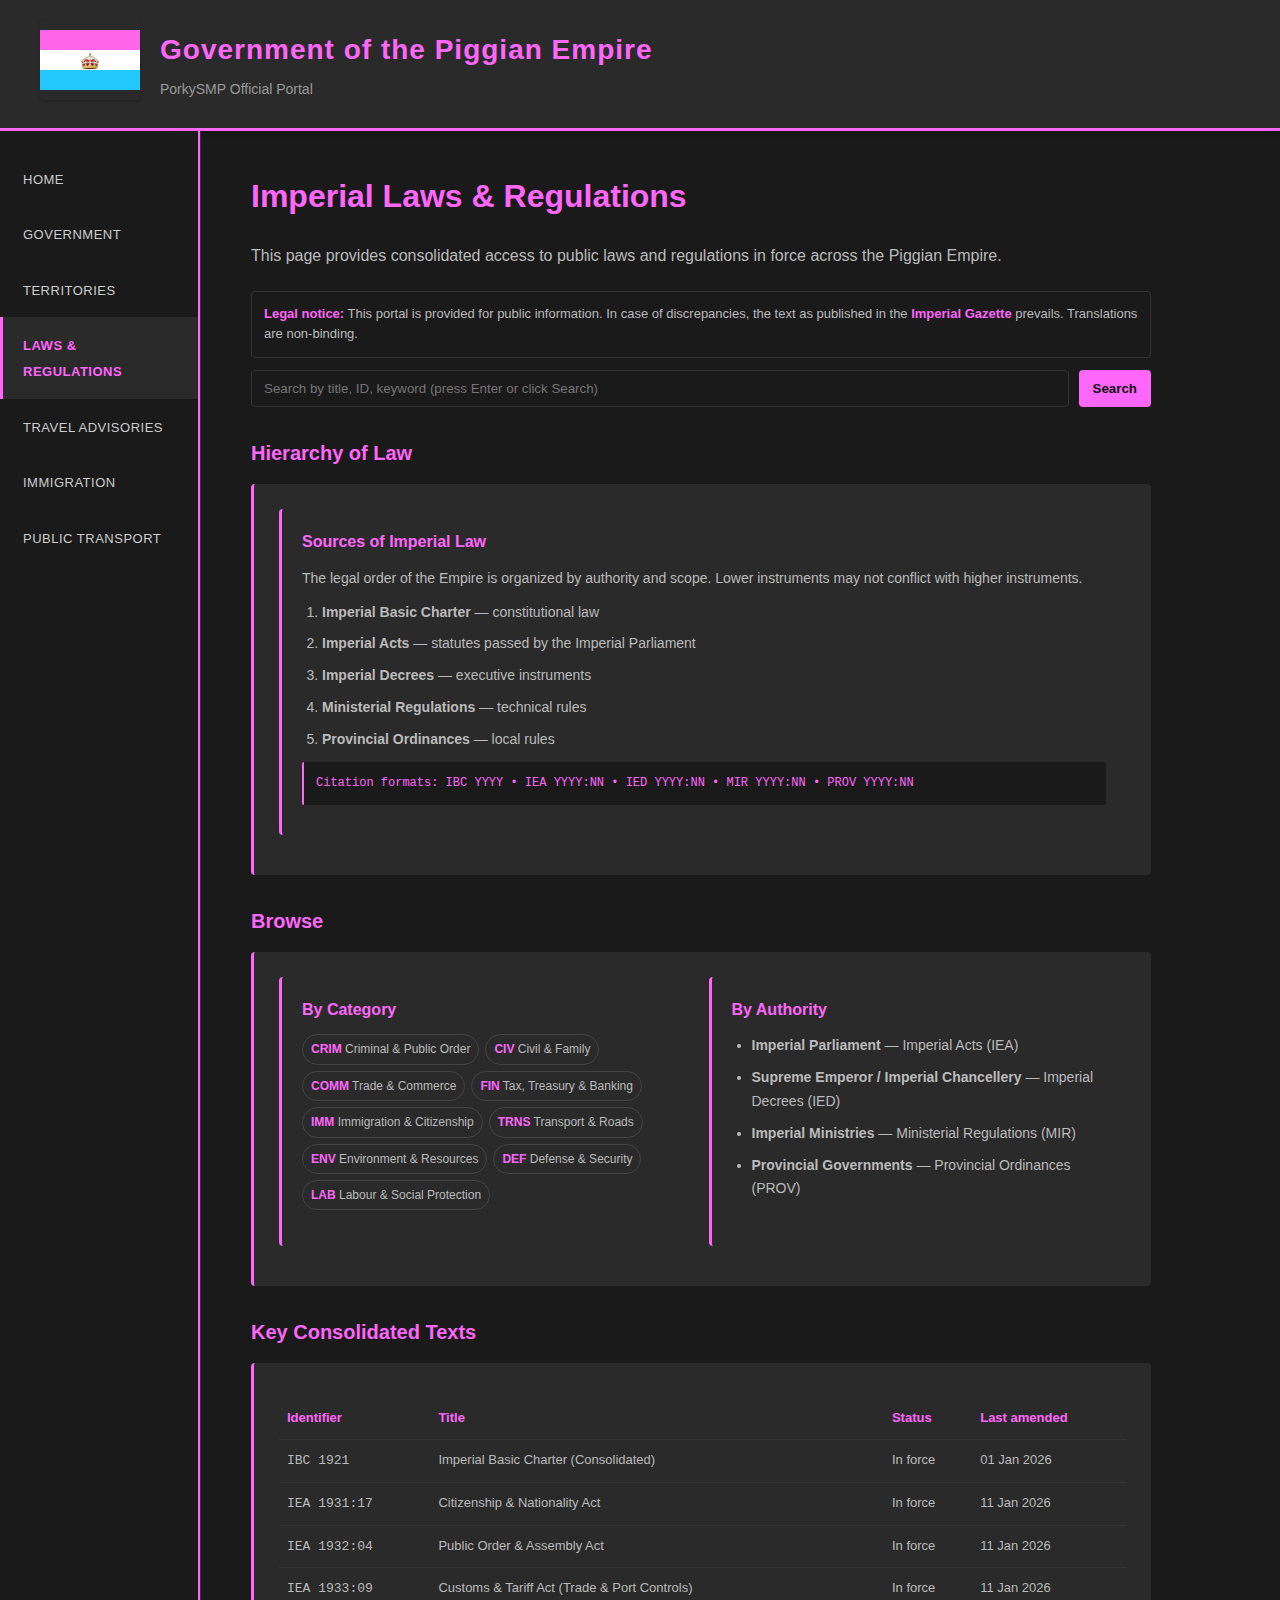
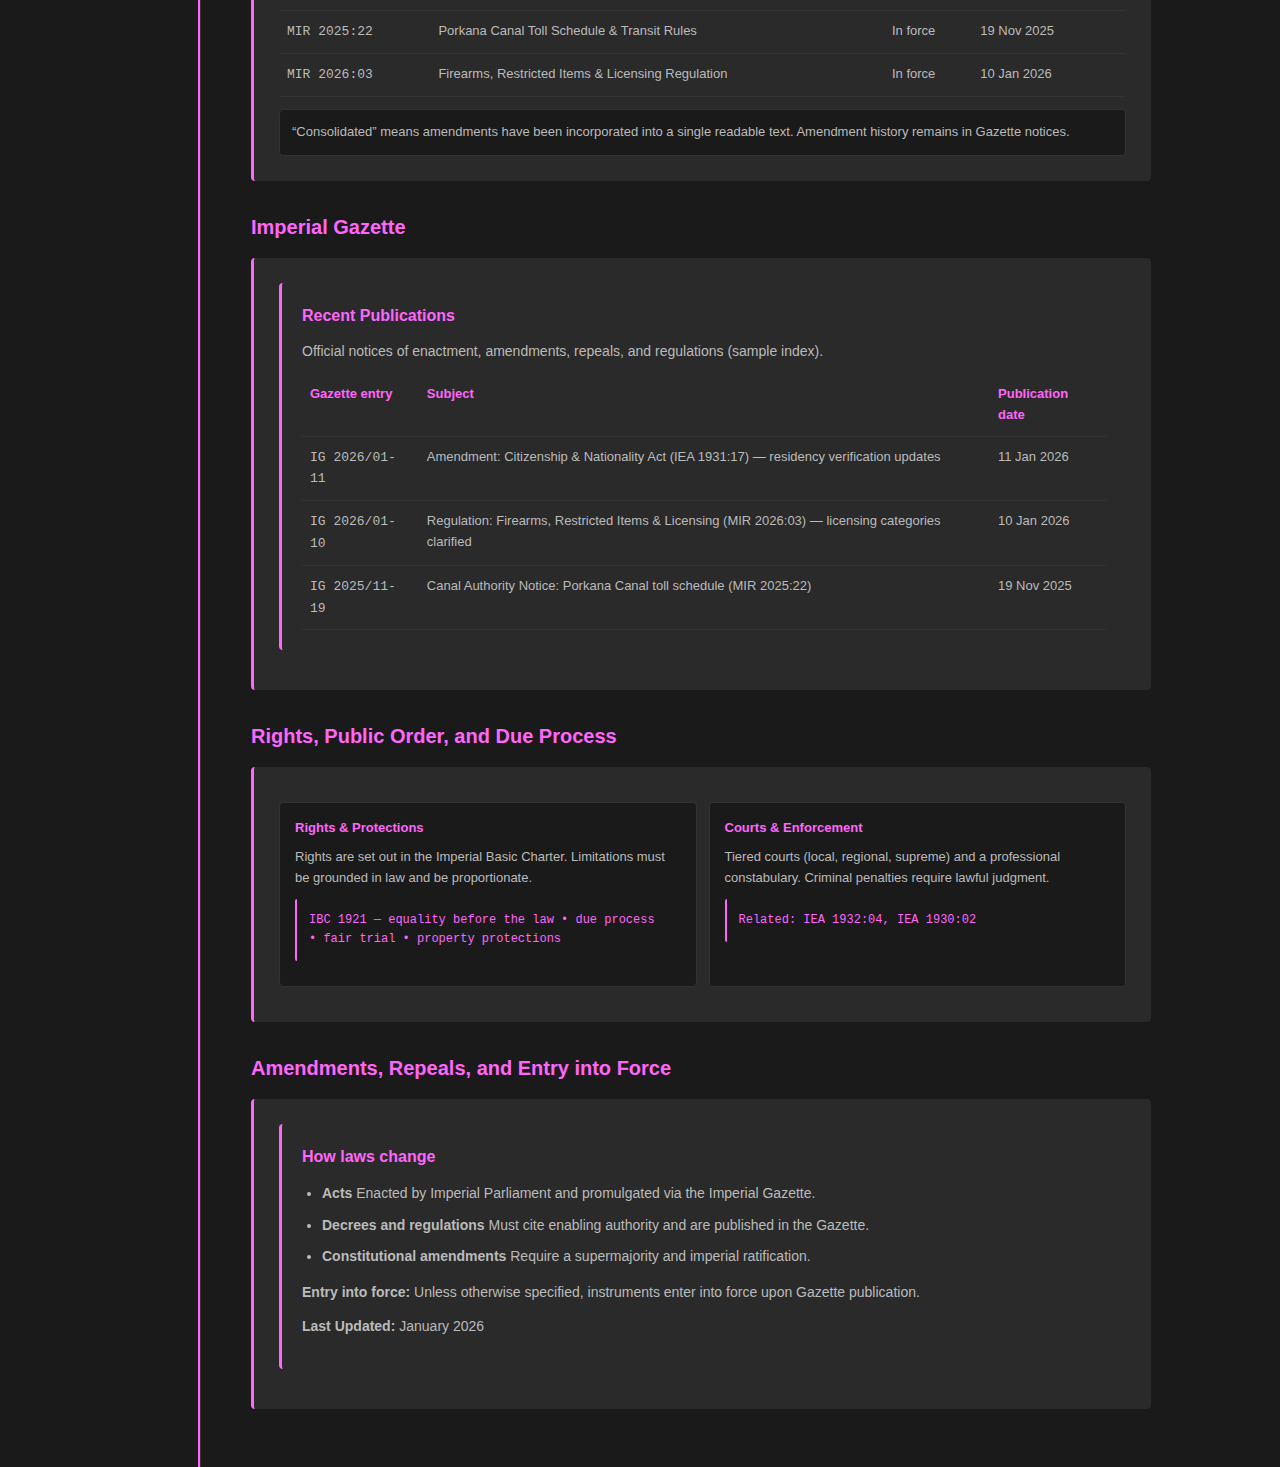
<file: laws.html>
<!DOCTYPE html>
<html>

<head>
    <title>Piggian Empire - Laws & Regulations</title>
    <link rel="stylesheet" href="topbar.css">
    <link rel="stylesheet" href="home.css">
    <link rel="stylesheet" href="nav.css">
    <style>
        .law-section {
            background-color: #2a2a2a;
            padding: 20px;
            margin-bottom: 15px;
            border-left: 3px solid #ff66fa;
            border-radius: 4px;
        }

        .law-section h4 {
            color: #ff66fa;
            margin-top: 0;
            margin-bottom: 12px;
            font-size: 16px;
        }

        .law-section p {
            color: #bbb;
            font-size: 14px;
            line-height: 1.7;
            margin-bottom: 10px;
        }

        .law-section ol,
        .law-section ul {
            color: #bbb;
            margin-left: 20px;
            font-size: 14px;
            line-height: 1.7;
        }

        .law-section li {
            margin-bottom: 8px;
        }

        .law-code {
            background-color: #1a1a1a;
            padding: 12px;
            border-left: 2px solid #ff66fa;
            margin: 10px 0;
            font-family: monospace;
            font-size: 12px;
            color: #ff66fa;
            border-radius: 2px;
            overflow-x: auto;
        }

        .law-subsection {
            background-color: #1a1a1a;
            padding: 15px;
            margin: 10px 0;
            border-radius: 4px;
            border: 1px solid #333;
        }

        .law-subsection h5 {
            color: #ff66fa;
            margin-top: 0;
            margin-bottom: 8px;
            font-size: 13px;
        }

        .law-subsection p {
            color: #bbb;
            font-size: 13px;
            line-height: 1.6;
            margin-bottom: 8px;
        }

        .law-grid {
            display: grid;
            grid-template-columns: repeat(2, minmax(0, 1fr));
            gap: 12px;
        }

        @media (max-width: 900px) {
            .law-grid {
                grid-template-columns: 1fr;
            }
        }

        .law-pill {
            display: inline-block;
            padding: 4px 8px;
            border-radius: 999px;
            border: 1px solid #444;
            color: #bbb;
            font-size: 12px;
            margin-right: 6px;
            margin-bottom: 6px;
        }

        .law-pill strong {
            color: #ff66fa;
            font-weight: 600;
        }

        .law-table {
            width: 100%;
            border-collapse: collapse;
            margin-top: 10px;
            font-size: 13px;
        }

        .law-table th,
        .law-table td {
            border-bottom: 1px solid #333;
            padding: 10px 8px;
            text-align: left;
            vertical-align: top;
            color: #bbb;
        }

        .law-table th {
            color: #ff66fa;
            font-weight: 600;
        }

        .law-link {
            color: #ff66fa;
            text-decoration: none;
        }

        .law-link:hover {
            text-decoration: underline;
        }

        .law-note {
            border: 1px solid #333;
            background: #1a1a1a;
            padding: 12px;
            border-radius: 4px;
            color: #bbb;
            font-size: 13px;
            line-height: 1.6;
        }

        .law-note strong {
            color: #ff66fa;
        }

        .searchbar {
            display: flex;
            gap: 10px;
            margin: 12px 0 18px 0;
            flex-wrap: wrap;
        }

        .searchbar input {
            flex: 1;
            min-width: 220px;
            background: #1a1a1a;
            border: 1px solid #333;
            color: #bbb;
            padding: 10px 12px;
            border-radius: 4px;
            outline: none;
        }

        .searchbar button {
            background: #ff66fa;
            color: #111;
            border: none;
            padding: 10px 14px;
            border-radius: 4px;
            cursor: pointer;
            font-weight: 600;
        }

        .searchbar button:active {
            transform: translateY(1px);
        }
    </style>
</head>

<body>
    <header>
        <div class="topbar">
            <span class="pigflag">
                <img src="./piggian_empire_flag.png">
            </span>
            <span class="domgovtitle">
                <h1>Government of the Piggian Empire</h1>
                <p>PorkySMP Official Portal</p>
            </span>
        </div>
    </header>

    <div class="flex" style="display: flex; flex-direction: row;">
        <div class="navigation-sidebar">
            <a href="index.html">
                <div class="navitem">
                    <span class="navitemtext">HOME</span>
                </div>
            </a>
            <a href="government.html">
                <div class="navitem">
                    <span class="navitemtext">GOVERNMENT</span>
                </div>
            </a>
            <a href="territories.html">
                <div class="navitem">
                    <span class="navitemtext">TERRITORIES</span>
                </div>
            </a>
            <a href="laws.html">
                <div class="navitem_sel">
                    <span class="navitemtext">LAWS & REGULATIONS</span>
                </div>
            </a>
            <a href="travel.html">
                <div class="navitem">
                    <span class="navitemtext">TRAVEL ADVISORIES</span>
                </div>
            </a>
            <a href="immigration.html">
                <div class="navitem">
                    <span class="navitemtext">IMMIGRATION</span>
                </div>
            </a>
            <a href="transport.html">
                <div class="navitem">
                    <span class="navitemtext">PUBLIC TRANSPORT</span>
                </div>
            </a>
        </div>

        <div class="border">
            <div class="content1">
                <h2>Imperial Laws & Regulations</h2>
                <p>
                    This page provides consolidated access to public laws and regulations in force across the Piggian Empire.
                </p>

                <div class="law-note" id="static-legal-note">
                    <strong>Legal notice:</strong> This portal is provided for public information. In case of discrepancies,
                    the text as published in the <strong>Imperial Gazette</strong> prevails. Translations are non-binding.
                </div>

                <div class="searchbar">
                    <input id="searchInput" type="text" placeholder="Search by title, ID, keyword (press Enter or click Search)">
                    <button id="searchBtn" type="button">Search</button>
                </div>

                <div id="laws-root">
                    <!-- Dynamic content injected by js/laws.js -->
                </div>

            </div>
        </div>
    </div>

    <script src="js/laws.js"></script>
</body>

</html>
</file>
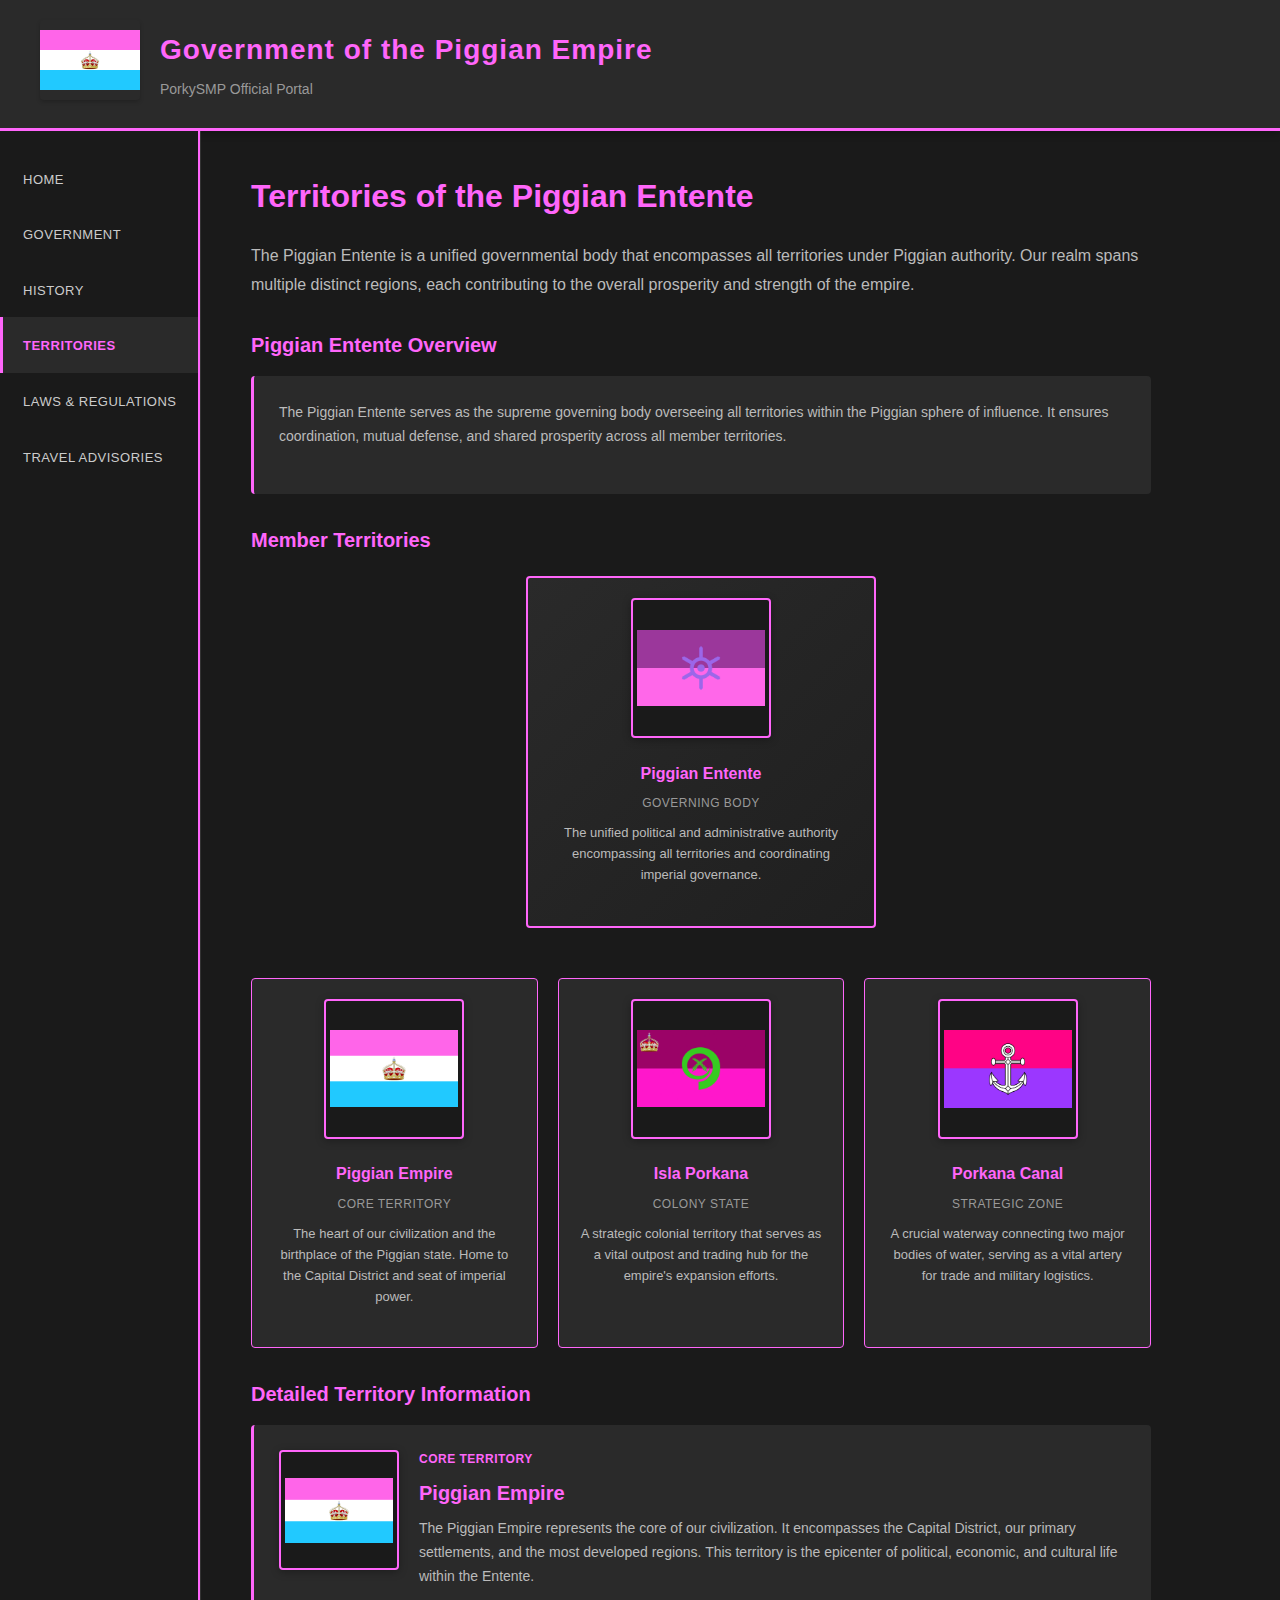
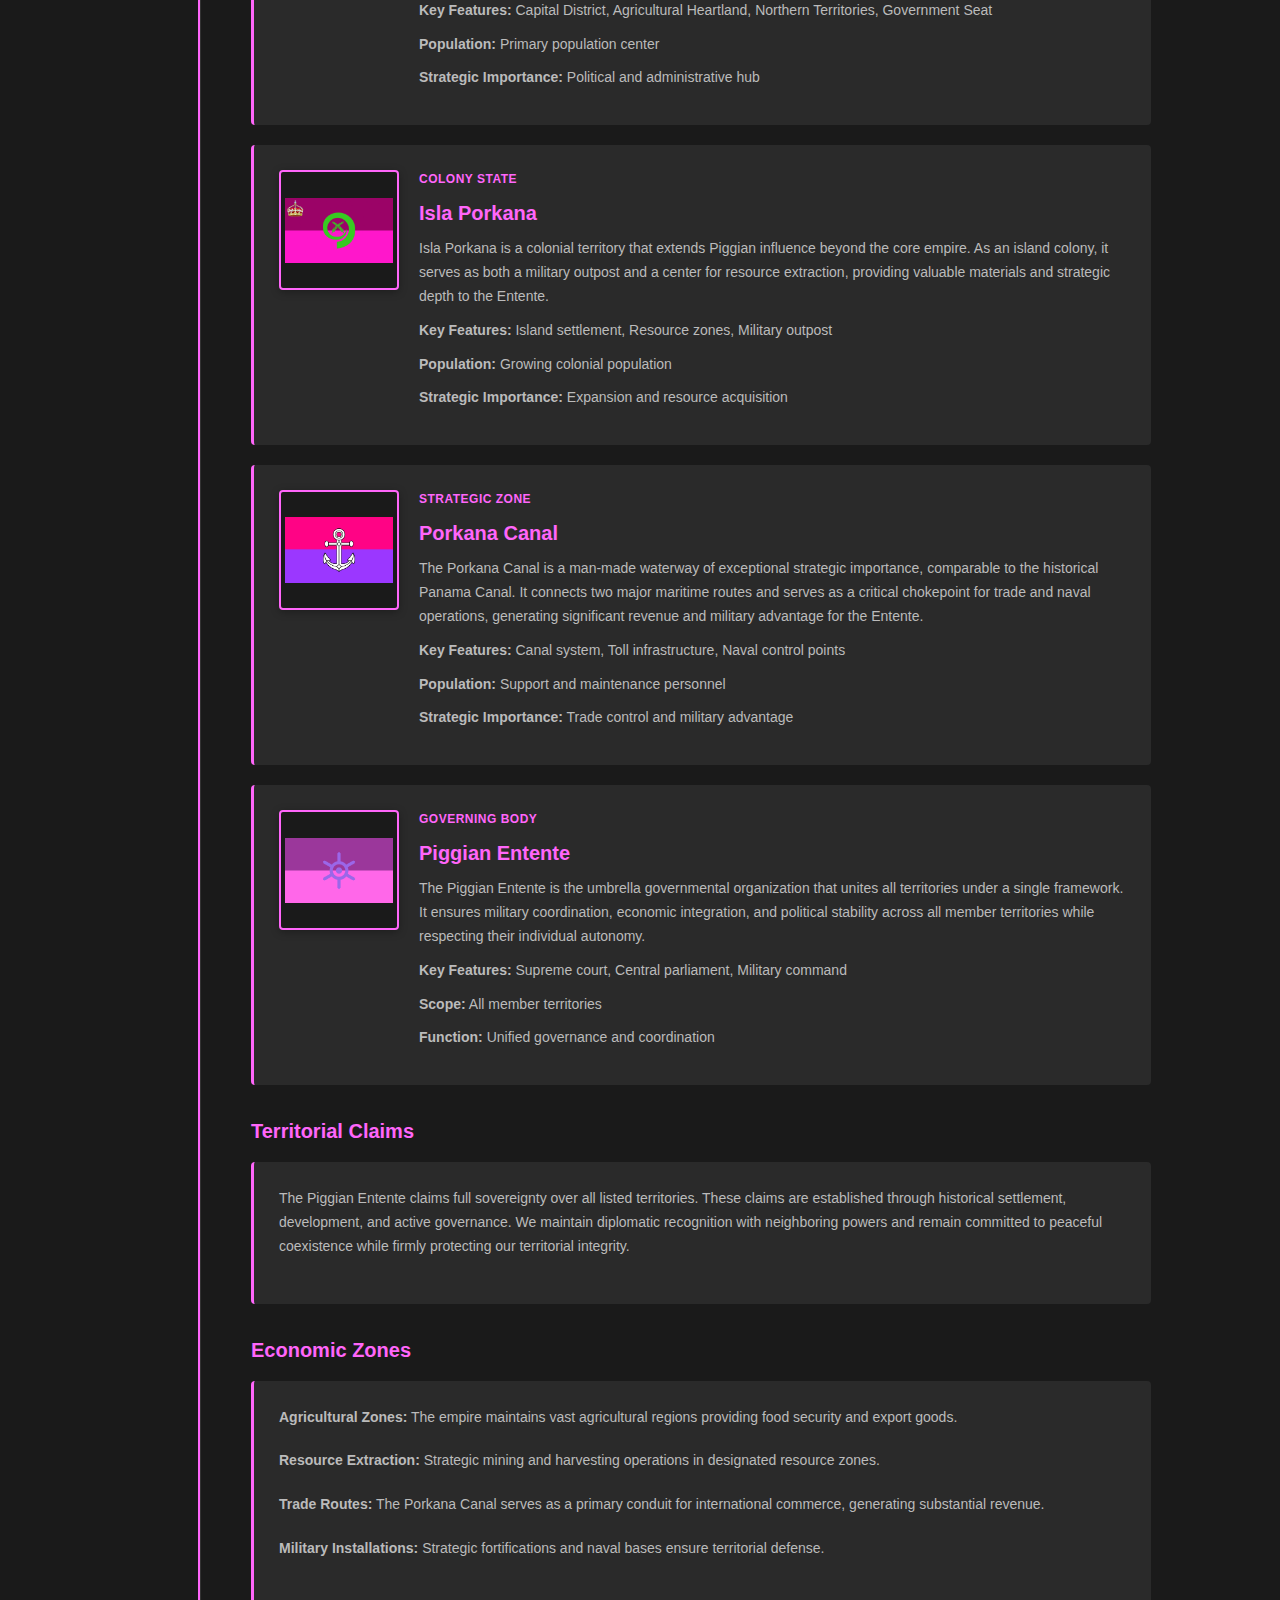
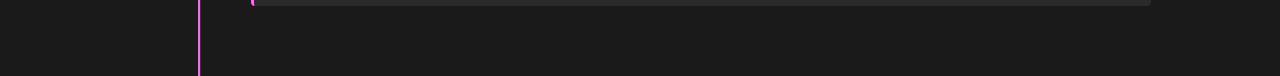
<file: territories.html>
<!DOCTYPE html>
<html>

<head>
    <title>Piggian Empire - Territories</title>
    <link rel="stylesheet" href="topbar.css">
    <link rel="stylesheet" href="home.css">
    <link rel="stylesheet" href="nav.css">
    <style>
        .territory-card {
            background-color: #2a2a2a;
            padding: 25px;
            margin-bottom: 20px;
            border-left: 3px solid #ff66fa;
            border-radius: 4px;
            display: flex;
            gap: 20px;
            align-items: flex-start;
        }

        .territory-flag {
            flex-shrink: 0;
        }

        .territory-flag img {
            height: 120px;
            width: 120px;
            border-radius: 4px;
            box-shadow: 0 2px 8px rgba(0, 0, 0, 0.3);
            border: 2px solid #ff66fa;
            object-fit: contain;
            padding: 4px;
            background-color: #1a1a1a;
            box-sizing: border-box;
        }

        .territory-info {
            flex: 1;
        }

        .territory-info h3 {
            color: #ff66fa;
            font-size: 20px;
            margin-bottom: 8px;
            margin-top: 0;
        }

        .territory-info p {
            color: #bbb;
            font-size: 14px;
            line-height: 1.7;
            margin-bottom: 10px;
        }

        .territory-type {
            color: #ff66fa;
            font-weight: 600;
            font-size: 12px;
            text-transform: uppercase;
            letter-spacing: 0.5px;
            margin-bottom: 8px;
        }

        .territories-grid {
            display: grid;
            grid-template-columns: repeat(auto-fit, minmax(280px, 1fr));
            gap: 20px;
            margin-top: 20px;
            margin-bottom: 30px;
        }

        .territories-grid .entente-card {
            grid-column: 1 / -1;
            max-width: 350px;
            margin: 0 auto 30px auto;
        }

        .territory-grid-card {
            background-color: #2a2a2a;
            padding: 20px;
            border-radius: 4px;
            border: 1px solid #ff66fa;
            text-align: center;
        }

        .territory-grid-card.entente-card {
            border: 2px solid #ff66fa;
            background: linear-gradient(135deg, #2a2a2a 0%, #1f1f1f 100%);
        }

        .territory-grid-card img {
            height: 140px;
            width: 140px;
            border-radius: 4px;
            margin-bottom: 15px;
            box-shadow: 0 2px 8px rgba(0, 0, 0, 0.3);
            object-fit: contain;
            padding: 4px;
            background-color: #1a1a1a;
            box-sizing: border-box;
            border: 2px solid #ff66fa;
        }

        .territory-grid-card h4 {
            color: #ff66fa;
            margin-bottom: 8px;
        }

        .territory-grid-card .type {
            color: #999;
            font-size: 12px;
            text-transform: uppercase;
            letter-spacing: 0.5px;
            margin-bottom: 10px;
            display: block;
        }

        .territory-grid-card p {
            color: #bbb;
            font-size: 13px;
            line-height: 1.6;
        }

        .map-container {
            background-color: #2a2a2a;
            padding: 30px;
            border-radius: 4px;
            border: 1px solid #ff66fa;
            margin: 20px 0;
            text-align: center;
            color: #bbb;
            min-height: 300px;
            display: flex;
            align-items: center;
            justify-content: center;
        }
    </style>
</head>

<body>
    <header>
        <div class="topbar">
            <span class="pigflag">
                <img src="./piggian_empire_flag.png">
            </span>
            <span class="domgovtitle">
                <h1>Government of the Piggian Empire</h1>
                <p>PorkySMP Official Portal</p>
            </span>
        </div>
    </header>

    <div class="flex" style="display: flex; flex-direction: row;">
        <div class="navigation-sidebar">
            <a href="index.html">
                <div class="navitem">
                    <span class="navitemtext">HOME</span>
                </div>
            </a>
            <a href="government.html">
                <div class="navitem">
                    <span class="navitemtext">GOVERNMENT</span>
                </div>
            </a>
            <a href="history.html">
                <div class="navitem">
                    <span class="navitemtext">HISTORY</span>
                </div>
            </a>
            <a href="territories.html">
                <div class="navitem_sel">
                    <span class="navitemtext">TERRITORIES</span>
                </div>
            </a>
            <a href="laws.html">
                <div class="navitem">
                    <span class="navitemtext">LAWS & REGULATIONS</span>
                </div>
            </a>
            <a href="travel.html">
                <div class="navitem">
                    <span class="navitemtext">TRAVEL ADVISORIES</span>
                </div>
            </a>
        </div>

        <div class="border">
            <div class="content1">
                <h2>Territories of the Piggian Entente</h2>
                <p>The Piggian Entente is a unified governmental body that encompasses all territories under Piggian authority. Our realm spans multiple distinct regions, each contributing to the overall prosperity and strength of the empire.</p>

                <div class="section">
                    <h3>Piggian Entente Overview</h3>
                    <div class="card">
                        <p>The Piggian Entente serves as the supreme governing body overseeing all territories within the Piggian sphere of influence. It ensures coordination, mutual defense, and shared prosperity across all member territories.</p>
                    </div>
                </div>

                <div class="section">
                    <h3>Member Territories</h3>
                    <div class="territories-grid">
                        <div class="territory-grid-card entente-card">
                            <img src="./piggian_entente_flag.png" alt="Piggian Entente Flag">
                            <h4>Piggian Entente</h4>
                            <span class="type">Governing Body</span>
                            <p>The unified political and administrative authority encompassing all territories and coordinating imperial governance.</p>
                        </div>
                        <div class="territory-grid-card">
                            <img src="./piggian_empire_flag.png" alt="Piggian Empire Flag">
                            <h4>Piggian Empire</h4>
                            <span class="type">Core Territory</span>
                            <p>The heart of our civilization and the birthplace of the Piggian state. Home to the Capital District and seat of imperial power.</p>
                        </div>
                        <div class="territory-grid-card">
                            <img src="./isla_porkana_flag.png" alt="Isla Porkana Flag">
                            <h4>Isla Porkana</h4>
                            <span class="type">Colony State</span>
                            <p>A strategic colonial territory that serves as a vital outpost and trading hub for the empire's expansion efforts.</p>
                        </div>
                        <div class="territory-grid-card">
                            <img src="./porkana_canal_flag.png" alt="Porkana Canal Flag">
                            <h4>Porkana Canal</h4>
                            <span class="type">Strategic Zone</span>
                            <p>A crucial waterway connecting two major bodies of water, serving as a vital artery for trade and military logistics.</p>
                        </div>
                    </div>
                </div>

                <div class="section">
                    <h3>Detailed Territory Information</h3>

                    <div class="territory-card">
                        <div class="territory-flag">
                            <img src="./piggian_empire_flag.png" alt="Piggian Empire">
                        </div>
                        <div class="territory-info">
                            <div class="territory-type">Core Territory</div>
                            <h3>Piggian Empire</h3>
                            <p>The Piggian Empire represents the core of our civilization. It encompasses the Capital District, our primary settlements, and the most developed regions. This territory is the epicenter of political, economic, and cultural life within the Entente.</p>
                            <p><strong>Key Features:</strong> Capital District, Agricultural Heartland, Northern Territories, Government Seat</p>
                            <p><strong>Population:</strong> Primary population center</p>
                            <p><strong>Strategic Importance:</strong> Political and administrative hub</p>
                        </div>
                    </div>

                    <div class="territory-card">
                        <div class="territory-flag">
                            <img src="./isla_porkana_flag.png" alt="Isla Porkana">
                        </div>
                        <div class="territory-info">
                            <div class="territory-type">Colony State</div>
                            <h3>Isla Porkana</h3>
                            <p>Isla Porkana is a colonial territory that extends Piggian influence beyond the core empire. As an island colony, it serves as both a military outpost and a center for resource extraction, providing valuable materials and strategic depth to the Entente.</p>
                            <p><strong>Key Features:</strong> Island settlement, Resource zones, Military outpost</p>
                            <p><strong>Population:</strong> Growing colonial population</p>
                            <p><strong>Strategic Importance:</strong> Expansion and resource acquisition</p>
                        </div>
                    </div>

                    <div class="territory-card">
                        <div class="territory-flag">
                            <img src="./porkana_canal_flag.png" alt="Porkana Canal">
                        </div>
                        <div class="territory-info">
                            <div class="territory-type">Strategic Zone</div>
                            <h3>Porkana Canal</h3>
                            <p>The Porkana Canal is a man-made waterway of exceptional strategic importance, comparable to the historical Panama Canal. It connects two major maritime routes and serves as a critical chokepoint for trade and naval operations, generating significant revenue and military advantage for the Entente.</p>
                            <p><strong>Key Features:</strong> Canal system, Toll infrastructure, Naval control points</p>
                            <p><strong>Population:</strong> Support and maintenance personnel</p>
                            <p><strong>Strategic Importance:</strong> Trade control and military advantage</p>
                        </div>
                    </div>

                    <div class="territory-card">
                        <div class="territory-flag">
                            <img src="./piggian_entente_flag.png" alt="Piggian Entente">
                        </div>
                        <div class="territory-info">
                            <div class="territory-type">Governing Body</div>
                            <h3>Piggian Entente</h3>
                            <p>The Piggian Entente is the umbrella governmental organization that unites all territories under a single framework. It ensures military coordination, economic integration, and political stability across all member territories while respecting their individual autonomy.</p>
                            <p><strong>Key Features:</strong> Supreme court, Central parliament, Military command</p>
                            <p><strong>Scope:</strong> All member territories</p>
                            <p><strong>Function:</strong> Unified governance and coordination</p>
                        </div>
                    </div>
                </div>

                <div class="section">
                    <h3>Territorial Claims</h3>
                    <div class="card">
                        <p>The Piggian Entente claims full sovereignty over all listed territories. These claims are established through historical settlement, development, and active governance. We maintain diplomatic recognition with neighboring powers and remain committed to peaceful coexistence while firmly protecting our territorial integrity.</p>
                    </div>
                </div>

                <div class="section">
                    <h3>Economic Zones</h3>
                    <div class="card">
                        <p><strong>Agricultural Zones:</strong> The empire maintains vast agricultural regions providing food security and export goods.</p>
                        <p style="margin-top: 10px;"><strong>Resource Extraction:</strong> Strategic mining and harvesting operations in designated resource zones.</p>
                        <p style="margin-top: 10px;"><strong>Trade Routes:</strong> The Porkana Canal serves as a primary conduit for international commerce, generating substantial revenue.</p>
                        <p style="margin-top: 10px;"><strong>Military Installations:</strong> Strategic fortifications and naval bases ensure territorial defense.</p>
                    </div>
                </div>
            </div>
        </div>
    </div>

</body>

</html>
</file>
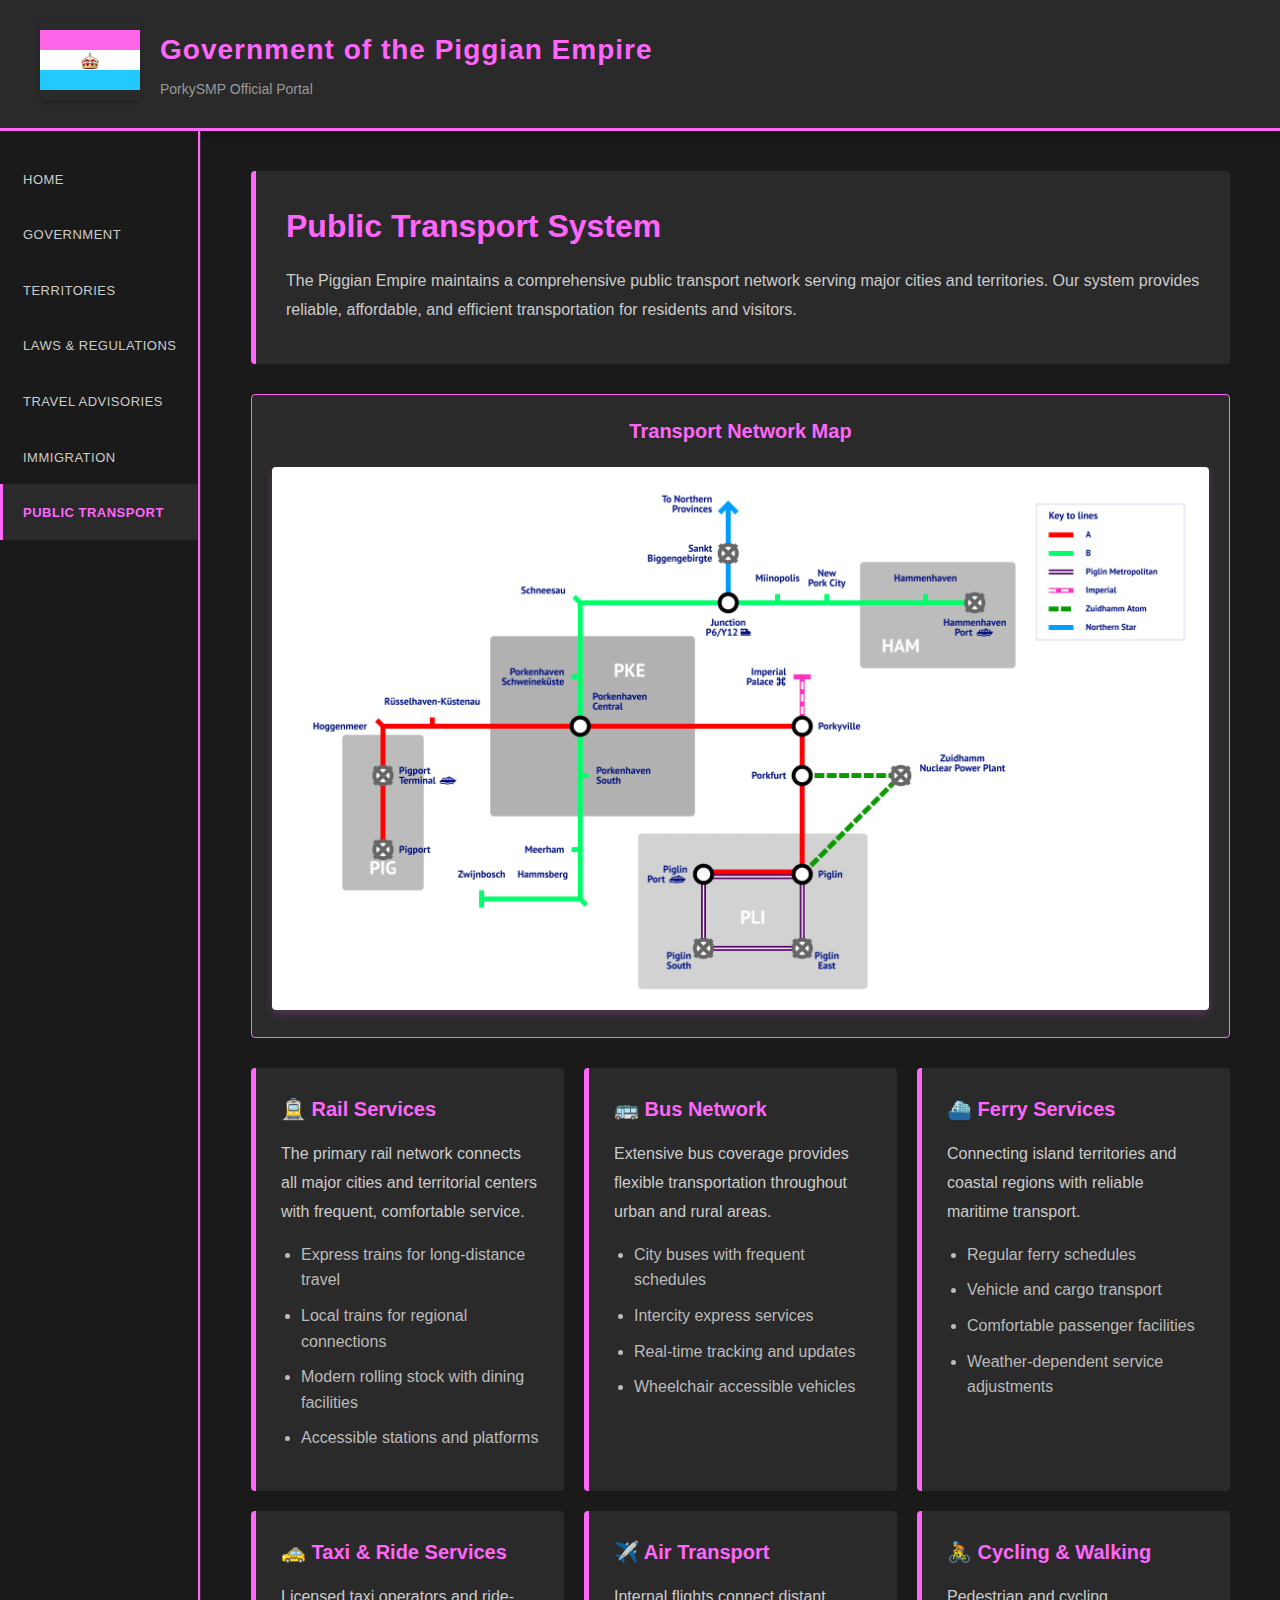
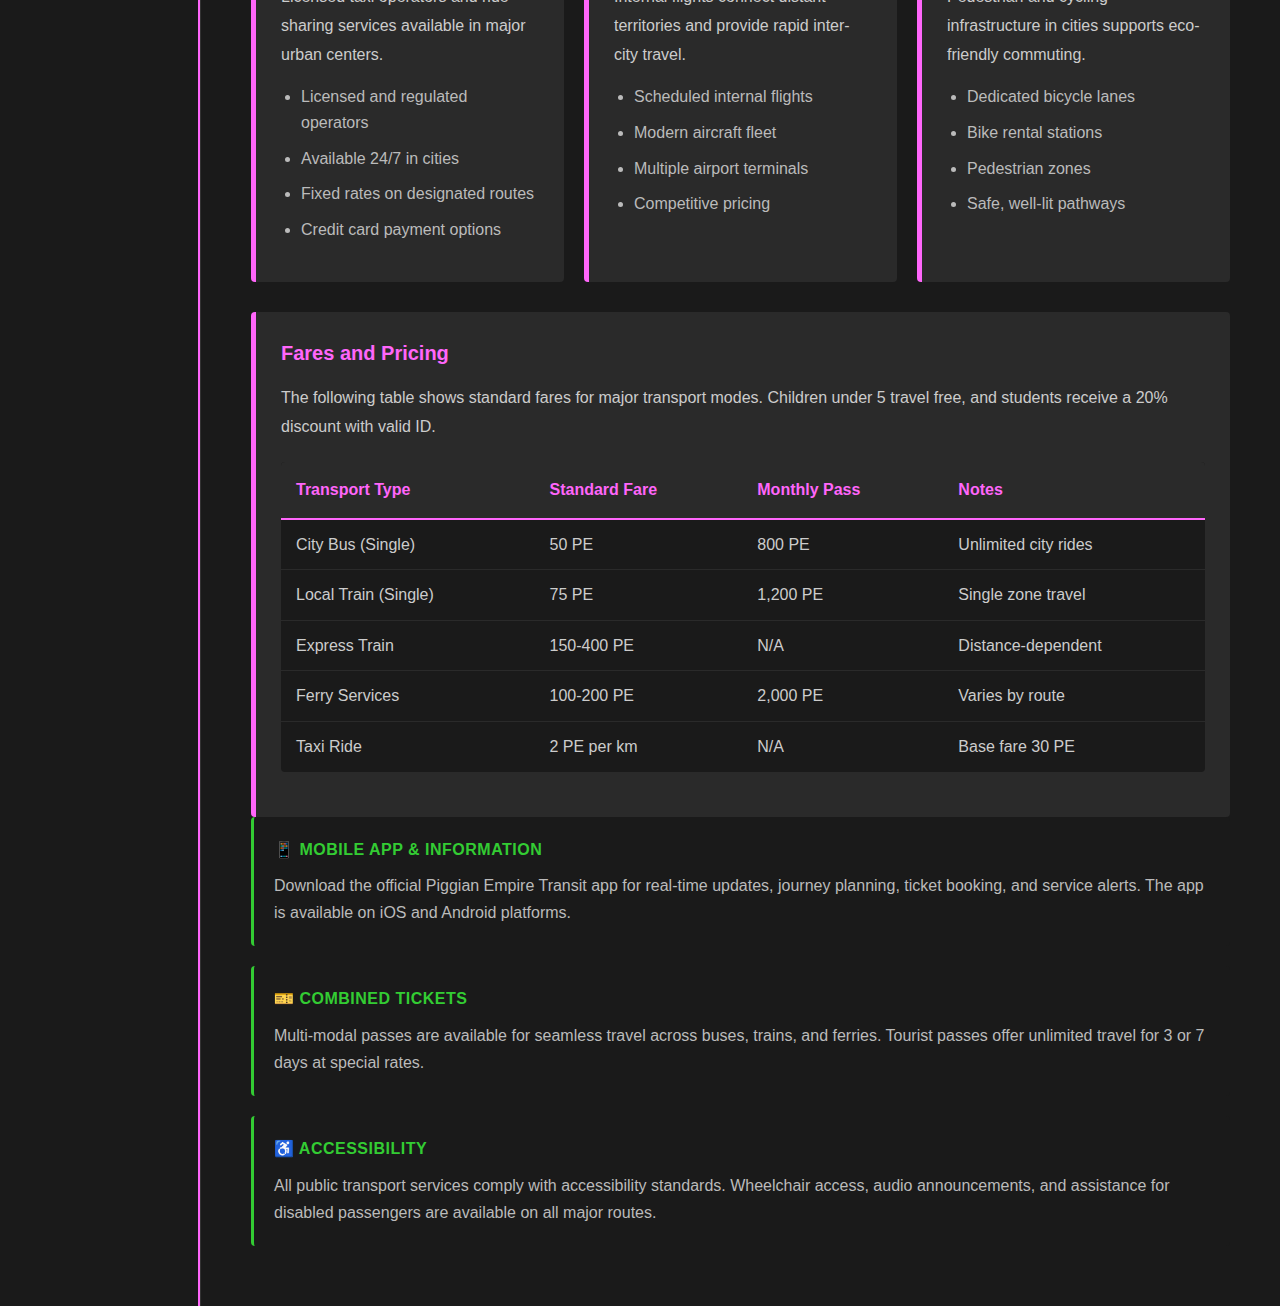
<file: transport.html>
<!DOCTYPE html>
<html>

<head>
    <title>Piggian Empire - Public Transport</title>
    <link rel="stylesheet" href="topbar.css">
    <link rel="stylesheet" href="home.css">
    <link rel="stylesheet" href="nav.css">
    <style>
        .transport-container {
            max-width: 1200px;
        }

        .transport-header {
            background-color: #2a2a2a;
            padding: 30px;
            margin-bottom: 30px;
            border-radius: 4px;
            border-left: 5px solid #ff66fa;
        }

        .transport-header h1 {
            color: #ff66fa;
            margin-top: 0;
            margin-bottom: 15px;
            font-size: 32px;
        }

        .transport-header p {
            color: #ccc;
            line-height: 1.8;
            margin: 10px 0;
        }

        .transport-map {
            background-color: #2a2a2a;
            padding: 20px;
            margin-bottom: 30px;
            border-radius: 4px;
            border: 1px solid #ff66fa;
            text-align: center;
        }

        .transport-map img {
            max-width: 100%;
            height: auto;
            border-radius: 4px;
            box-shadow: 0 4px 8px rgba(255, 102, 250, 0.2);
        }

        .transport-map h3 {
            color: #ff66fa;
            margin-top: 0;
            margin-bottom: 20px;
            font-size: 20px;
        }

        .transport-grid {
            display: grid;
            grid-template-columns: repeat(auto-fit, minmax(300px, 1fr));
            gap: 20px;
            margin-bottom: 30px;
        }

        .transport-card {
            background-color: #2a2a2a;
            padding: 25px;
            border-radius: 4px;
            border-left: 5px solid #ff66fa;
        }

        .transport-card h3 {
            color: #ff66fa;
            margin-top: 0;
            margin-bottom: 15px;
            font-size: 20px;
        }

        .transport-card p {
            color: #ccc;
            line-height: 1.8;
            margin-bottom: 12px;
        }

        .transport-card ul {
            color: #bbb;
            margin: 15px 0;
            padding-left: 20px;
        }

        .transport-card li {
            margin-bottom: 10px;
            line-height: 1.6;
        }

        .info-box {
            background-color: #1a1a1a;
            border-left: 3px solid #33cc33;
            padding: 20px;
            margin-bottom: 20px;
            border-radius: 4px;
        }

        .info-box h4 {
            color: #33cc33;
            margin-top: 0;
            margin-bottom: 10px;
            font-size: 16px;
            text-transform: uppercase;
            letter-spacing: 0.5px;
        }

        .info-box p {
            color: #bbb;
            margin: 0;
            line-height: 1.7;
        }

        .fares-table {
            width: 100%;
            border-collapse: collapse;
            background-color: #1a1a1a;
            margin: 20px 0;
            border-radius: 4px;
            overflow: hidden;
        }

        .fares-table thead {
            background-color: #2a2a2a;
            border-bottom: 2px solid #ff66fa;
        }

        .fares-table th {
            color: #ff66fa;
            padding: 15px;
            text-align: left;
            font-weight: 600;
            border-bottom: 2px solid #ff66fa;
        }

        .fares-table td {
            color: #ccc;
            padding: 12px 15px;
            border-bottom: 1px solid #2a2a2a;
        }

        .fares-table tr:last-child td {
            border-bottom: none;
        }
    </style>
</head>

<body>
    <header>
        <div class="topbar">
            <span class="pigflag">
                <img src="./piggian_empire_flag.png">
            </span>
            <span class="domgovtitle">
                <h1>Government of the Piggian Empire</h1>
                <p>PorkySMP Official Portal</p>
            </span>
        </div>
    </header>

    <div class="flex" style="display: flex; flex-direction: row;">
        <div class="navigation-sidebar">
            <a href="index.html">
                <div class="navitem">
                    <span class="navitemtext">HOME</span>
                </div>
            </a>
            <a href="government.html">
                <div class="navitem">
                    <span class="navitemtext">GOVERNMENT</span>
                </div>
            </a>
            <a href="territories.html">
                <div class="navitem">
                    <span class="navitemtext">TERRITORIES</span>
                </div>
            </a>
            <a href="laws.html">
                <div class="navitem">
                    <span class="navitemtext">LAWS & REGULATIONS</span>
                </div>
            </a>
            <a href="travel.html">
                <div class="navitem">
                    <span class="navitemtext">TRAVEL ADVISORIES</span>
                </div>
            </a>
            <a href="immigration.html">
                <div class="navitem">
                    <span class="navitemtext">IMMIGRATION</span>
                </div>
            </a>
            <a href="transport.html">
                <div class="navitem_sel">
                    <span class="navitemtext">PUBLIC TRANSPORT</span>
                </div>
            </a>
        </div>

        <div class="border">
            <div class="content1 transport-container">
                <div class="transport-header">
                    <h1>Public Transport System</h1>
                    <p>The Piggian Empire maintains a comprehensive public transport network serving major cities and territories. Our system provides reliable, affordable, and efficient transportation for residents and visitors.</p>
                </div>

                <div class="transport-map">
                    <h3>Transport Network Map</h3>
                    <img src="./piggian_empire_public_transport.png" alt="Piggian Empire Public Transport Network">
                </div>

                <div class="transport-grid">
                    <div class="transport-card">
                        <h3>🚊 Rail Services</h3>
                        <p>The primary rail network connects all major cities and territorial centers with frequent, comfortable service.</p>
                        <ul>
                            <li>Express trains for long-distance travel</li>
                            <li>Local trains for regional connections</li>
                            <li>Modern rolling stock with dining facilities</li>
                            <li>Accessible stations and platforms</li>
                        </ul>
                    </div>

                    <div class="transport-card">
                        <h3>🚌 Bus Network</h3>
                        <p>Extensive bus coverage provides flexible transportation throughout urban and rural areas.</p>
                        <ul>
                            <li>City buses with frequent schedules</li>
                            <li>Intercity express services</li>
                            <li>Real-time tracking and updates</li>
                            <li>Wheelchair accessible vehicles</li>
                        </ul>
                    </div>

                    <div class="transport-card">
                        <h3>⛴️ Ferry Services</h3>
                        <p>Connecting island territories and coastal regions with reliable maritime transport.</p>
                        <ul>
                            <li>Regular ferry schedules</li>
                            <li>Vehicle and cargo transport</li>
                            <li>Comfortable passenger facilities</li>
                            <li>Weather-dependent service adjustments</li>
                        </ul>
                    </div>

                    <div class="transport-card">
                        <h3>🚕 Taxi & Ride Services</h3>
                        <p>Licensed taxi operators and ride-sharing services available in major urban centers.</p>
                        <ul>
                            <li>Licensed and regulated operators</li>
                            <li>Available 24/7 in cities</li>
                            <li>Fixed rates on designated routes</li>
                            <li>Credit card payment options</li>
                        </ul>
                    </div>

                    <div class="transport-card">
                        <h3>✈️ Air Transport</h3>
                        <p>Internal flights connect distant territories and provide rapid inter-city travel.</p>
                        <ul>
                            <li>Scheduled internal flights</li>
                            <li>Modern aircraft fleet</li>
                            <li>Multiple airport terminals</li>
                            <li>Competitive pricing</li>
                        </ul>
                    </div>

                    <div class="transport-card">
                        <h3>🚴 Cycling & Walking</h3>
                        <p>Pedestrian and cycling infrastructure in cities supports eco-friendly commuting.</p>
                        <ul>
                            <li>Dedicated bicycle lanes</li>
                            <li>Bike rental stations</li>
                            <li>Pedestrian zones</li>
                            <li>Safe, well-lit pathways</li>
                        </ul>
                    </div>
                </div>

                <div class="transport-card">
                    <h3>Fares and Pricing</h3>
                    <p>The following table shows standard fares for major transport modes. Children under 5 travel free, and students receive a 20% discount with valid ID.</p>
                    
                    <table class="fares-table">
                        <thead>
                            <tr>
                                <th>Transport Type</th>
                                <th>Standard Fare</th>
                                <th>Monthly Pass</th>
                                <th>Notes</th>
                            </tr>
                        </thead>
                        <tbody>
                            <tr>
                                <td>City Bus (Single)</td>
                                <td>50 PE</td>
                                <td>800 PE</td>
                                <td>Unlimited city rides</td>
                            </tr>
                            <tr>
                                <td>Local Train (Single)</td>
                                <td>75 PE</td>
                                <td>1,200 PE</td>
                                <td>Single zone travel</td>
                            </tr>
                            <tr>
                                <td>Express Train</td>
                                <td>150-400 PE</td>
                                <td>N/A</td>
                                <td>Distance-dependent</td>
                            </tr>
                            <tr>
                                <td>Ferry Services</td>
                                <td>100-200 PE</td>
                                <td>2,000 PE</td>
                                <td>Varies by route</td>
                            </tr>
                            <tr>
                                <td>Taxi Ride</td>
                                <td>2 PE per km</td>
                                <td>N/A</td>
                                <td>Base fare 30 PE</td>
                            </tr>
                        </tbody>
                    </table>
                </div>

                <div class="info-box">
                    <h4>📱 Mobile App & Information</h4>
                    <p>Download the official Piggian Empire Transit app for real-time updates, journey planning, ticket booking, and service alerts. The app is available on iOS and Android platforms.</p>
                </div>

                <div class="info-box">
                    <h4>🎫 Combined Tickets</h4>
                    <p>Multi-modal passes are available for seamless travel across buses, trains, and ferries. Tourist passes offer unlimited travel for 3 or 7 days at special rates.</p>
                </div>

                <div class="info-box">
                    <h4>♿ Accessibility</h4>
                    <p>All public transport services comply with accessibility standards. Wheelchair access, audio announcements, and assistance for disabled passengers are available on all major routes.</p>
                </div>

            </div>
        </div>
    </div>

</body>

</html>
</file>
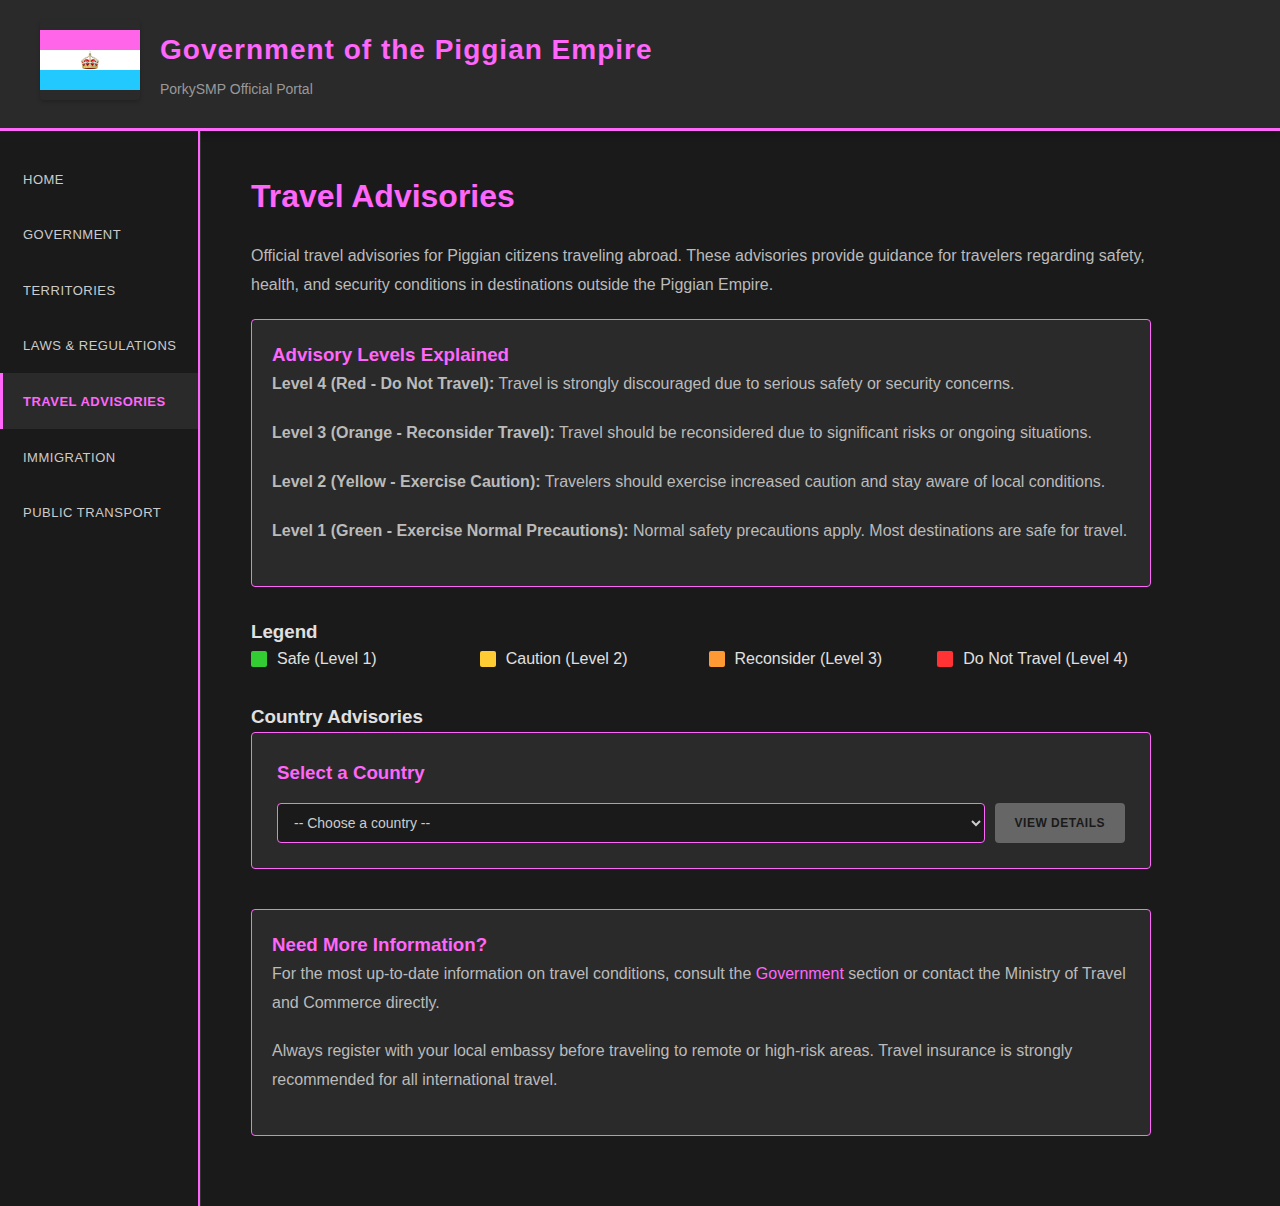
<file: travel.html>
<!DOCTYPE html>
<html>

<head>
    <title>Piggian Empire - Travel Advisories</title>
    <link rel="stylesheet" href="topbar.css">
    <link rel="stylesheet" href="home.css">
    <link rel="stylesheet" href="nav.css">
    <style>
        .travel-filters {
            display: flex;
            gap: 10px;
            margin-bottom: 30px;
            flex-wrap: wrap;
        }

        .filter-btn {
            padding: 8px 16px;
            background-color: #2a2a2a;
            color: #ccc;
            border: 1px solid #ff66fa;
            border-radius: 4px;
            cursor: pointer;
            transition: all 0.3s ease;
            font-weight: 500;
        }

        .filter-btn:hover {
            background-color: #ff66fa;
            color: #1a1a1a;
        }

        .filter-btn.active {
            background-color: #ff66fa;
            color: #1a1a1a;
        }

        .advisory-card {
            background-color: #2a2a2a;
            padding: 25px;
            margin-bottom: 20px;
            border-radius: 4px;
            border-left: 5px solid #ff66fa;
            display: flex;
            gap: 20px;
            align-items: flex-start;
        }

        .advisory-card.red {
            border-left-color: #ff3333;
            background-color: rgba(255, 51, 51, 0.05);
        }

        .advisory-card.orange {
            border-left-color: #ff9933;
            background-color: rgba(255, 153, 51, 0.05);
        }

        .advisory-card.yellow {
            border-left-color: #ffcc33;
            background-color: rgba(255, 204, 51, 0.05);
        }

        .advisory-card.green {
            border-left-color: #33cc33;
            background-color: rgba(51, 204, 51, 0.05);
        }

        .advisory-level {
            flex-shrink: 0;
            width: 100px;
            text-align: center;
        }

        .advisory-badge {
            display: inline-block;
            padding: 8px 12px;
            border-radius: 4px;
            font-weight: 700;
            text-transform: uppercase;
            font-size: 12px;
            letter-spacing: 0.5px;
            margin-bottom: 8px;
        }

        .advisory-badge.red {
            background-color: #ff3333;
            color: #fff;
        }

        .advisory-badge.orange {
            background-color: #ff9933;
            color: #fff;
        }

        .advisory-badge.yellow {
            background-color: #ffcc33;
            color: #1a1a1a;
        }

        .advisory-badge.green {
            background-color: #33cc33;
            color: #1a1a1a;
        }

        .advisory-details {
            flex: 1;
        }

        .advisory-details h3 {
            color: #ff66fa;
            font-size: 20px;
            margin: 0 0 8px 0;
        }

        .advisory-date {
            color: #888;
            font-size: 12px;
            text-transform: uppercase;
            letter-spacing: 0.5px;
            margin-bottom: 12px;
        }

        .advisory-details p {
            color: #bbb;
            line-height: 1.6;
            margin: 8px 0;
        }

        .advisory-reasons {
            margin-top: 12px;
            padding-top: 12px;
            border-top: 1px solid rgba(255, 102, 250, 0.2);
        }

        .advisory-reasons h4 {
            color: #ff66fa;
            font-size: 12px;
            text-transform: uppercase;
            letter-spacing: 0.5px;
            margin: 0 0 8px 0;
        }

        .advisory-reasons ul {
            margin: 0;
            padding-left: 20px;
            color: #aaa;
            font-size: 13px;
        }

        .advisory-reasons li {
            margin-bottom: 4px;
        }

        .info-box {
            background-color: #2a2a2a;
            border: 1px solid #ff66fa;
            border-radius: 4px;
            padding: 20px;
            margin-bottom: 30px;
            color: #ccc;
            line-height: 1.6;
        }

        .info-box h3 {
            color: #ff66fa;
            margin-top: 0;
        }

        .legend {
            display: grid;
            grid-template-columns: repeat(auto-fit, minmax(150px, 1fr));
            gap: 15px;
            margin-bottom: 30px;
        }

        .legend-item {
            display: flex;
            align-items: center;
            gap: 10px;
        }

        .legend-dot {
            width: 16px;
            height: 16px;
            border-radius: 2px;
            flex-shrink: 0;
        }

        .country-selector {
            background-color: #2a2a2a;
            border: 1px solid #ff66fa;
            border-radius: 4px;
            padding: 25px;
            margin-bottom: 30px;
        }

        .country-selector h3 {
            color: #ff66fa;
            margin-top: 0;
            margin-bottom: 15px;
        }

        .selector-group {
            display: flex;
            gap: 10px;
            flex-wrap: wrap;
        }

        #countrySelect {
            flex: 1;
            min-width: 250px;
            padding: 10px 12px;
            background-color: #1a1a1a;
            color: #ccc;
            border: 1px solid #ff66fa;
            border-radius: 4px;
            font-size: 14px;
            font-family: inherit;
            cursor: pointer;
            transition: all 0.3s ease;
        }

        #countrySelect:hover {
            border-color: #ff66fa;
            box-shadow: 0 0 8px rgba(255, 102, 250, 0.3);
        }

        #countrySelect:focus {
            outline: none;
            border-color: #ff66fa;
            box-shadow: 0 0 12px rgba(255, 102, 250, 0.5);
        }

        #countrySelect option {
            background-color: #1a1a1a;
            color: #ccc;
        }

        .view-btn {
            padding: 10px 20px;
            background-color: #ff66fa;
            color: #1a1a1a;
            border: none;
            border-radius: 4px;
            font-weight: 600;
            text-transform: uppercase;
            font-size: 12px;
            letter-spacing: 0.5px;
            cursor: pointer;
            transition: all 0.3s ease;
        }

        .view-btn:hover {
            background-color: #ff99ff;
            transform: translateY(-2px);
        }

        .view-btn:disabled {
            background-color: #666;
            cursor: not-allowed;
            transform: none;
        }
    </style>

</head>

<body>
    <header>
        <div class="topbar">
            <span class="pigflag">
                <img src="./piggian_empire_flag.png">
            </span>
            <span class="domgovtitle">
                <h1>Government of the Piggian Empire</h1>
                <p>PorkySMP Official Portal</p>
            </span>
        </div>
    </header>

    <div class="flex" style="display: flex; flex-direction: row;">
        <div class="navigation-sidebar">
            <a href="index.html">
                <div class="navitem">
                    <span class="navitemtext">HOME</span>
                </div>
            </a>
            <a href="government.html">
                <div class="navitem">
                    <span class="navitemtext">GOVERNMENT</span>
                </div>
            </a>
            <a href="territories.html">
                <div class="navitem">
                    <span class="navitemtext">TERRITORIES</span>
                </div>
            </a>
            <a href="laws.html">
                <div class="navitem">
                    <span class="navitemtext">LAWS & REGULATIONS</span>
                </div>
            </a>
            <a href="travel.html">
                <div class="navitem_sel">
                    <span class="navitemtext">TRAVEL ADVISORIES</span>
                </div>
            </a>
            <a href="immigration.html">
                <div class="navitem">
                    <span class="navitemtext">IMMIGRATION</span>
                </div>
            </a>
            <a href="transport.html">
                <div class="navitem">
                    <span class="navitemtext">PUBLIC TRANSPORT</span>
                </div>
            </a>
        </div>

        <div class="border">
            <div class="content1">
                <h2>Travel Advisories</h2>
                <p>Official travel advisories for Piggian citizens traveling abroad. These advisories provide guidance for travelers regarding safety, health, and security conditions in destinations outside the Piggian Empire.</p>

                <div class="info-box">
                    <h3>Advisory Levels Explained</h3>
                    <p><strong>Level 4 (Red - Do Not Travel):</strong> Travel is strongly discouraged due to serious safety or security concerns.</p>
                    <p><strong>Level 3 (Orange - Reconsider Travel):</strong> Travel should be reconsidered due to significant risks or ongoing situations.</p>
                    <p><strong>Level 2 (Yellow - Exercise Caution):</strong> Travelers should exercise increased caution and stay aware of local conditions.</p>
                    <p><strong>Level 1 (Green - Exercise Normal Precautions):</strong> Normal safety precautions apply. Most destinations are safe for travel.</p>
                </div>

                <h3>Legend</h3>
                <div class="legend">
                    <div class="legend-item">
                        <div class="legend-dot" style="background-color: #33cc33;"></div>
                        <span>Safe (Level 1)</span>
                    </div>
                    <div class="legend-item">
                        <div class="legend-dot" style="background-color: #ffcc33;"></div>
                        <span>Caution (Level 2)</span>
                    </div>
                    <div class="legend-item">
                        <div class="legend-dot" style="background-color: #ff9933;"></div>
                        <span>Reconsider (Level 3)</span>
                    </div>
                    <div class="legend-item">
                        <div class="legend-dot" style="background-color: #ff3333;"></div>
                        <span>Do Not Travel (Level 4)</span>
                    </div>
                </div>

                <h3>Country Advisories</h3>

                <div class="country-selector">
                    <h3>Select a Country</h3>
                    <div class="selector-group">
                        <select id="countrySelect">
                            <option value="">-- Choose a country --</option>
                            <option value="armscorp">ArmsCorp</option>
                            <option value="echelontradingcompany">Echelon Trading Company</option>
                            <option value="equinoxrealm">Equinox Realm</option>
                            <option value="followersofthecavern">Followers of the Cavern</option>
                            <option value="islaporkana">Isla Porkana</option>
                            <option value="kakotsuki">Kako Tsuki</option>
                            <option value="kingdomofkyara">Kingdom of Kyara</option>
                            <option value="margaretthatcher">Margaret Thatcher</option>
                            <option value="monkeykingdom">Monkey Kingdom</option>
                            <option value="porkanacanal">Porkana Canal</option>
                            <option value="ravenholdempire">Ravenhold Empire</option>
                            <option value="sanctumofcryovale">Sanctum of Cryovale</option>
                            <option value="thedominion">The Dominion</option>
                            <option value="therejectedrealm">The Rejected Realm</option>
                            <option value="worldassembly">The World Assembly</option>
                            <option value="xantasia">Xantasia</option>
                        </select>
                        <button class="view-btn" id="viewBtn" onclick="viewCountry()" disabled>View Details</button>
                    </div>
                </div>

                <div class="info-box" style="margin-top: 40px;">
                    <h3>Need More Information?</h3>
                    <p>For the most up-to-date information on travel conditions, consult the <a href="government.html" style="color: #ff66fa; text-decoration: none;">Government</a> section or contact the Ministry of Travel and Commerce directly.</p>
                    <p>Always register with your local embassy before traveling to remote or high-risk areas. Travel insurance is strongly recommended for all international travel.</p>
                </div>
            </div>
        </div>
    </div>

    <script>
        // Handle country selection
        const countrySelect = document.getElementById('countrySelect');
        const viewBtn = document.getElementById('viewBtn');

        // Enable/disable button based on selection
        countrySelect.addEventListener('change', function() {
            viewBtn.disabled = !this.value;
        });

        // Navigate to country detail page
        function viewCountry() {
            const countryId = countrySelect.value;
            if (countryId) {
                window.location.href = `country.html?id=${countryId}`;
            }
        }

        // Allow Enter key to trigger navigation
        countrySelect.addEventListener('keypress', function(e) {
            if (e.key === 'Enter' && this.value) {
                viewCountry();
            }
        });
    </script>
</file>
<file: topbar.css>
header {
    background-color: #2a2a2a;
    padding: 20px;
    border-bottom: 3px solid #ff66fa;
    box-shadow: 0 2px 8px rgba(0, 0, 0, 0.3);
}

.topbar {
    display: flex;
    align-items: center;
    gap: 20px;
    max-width: 1200px;
    margin: 0 auto;
}

.pigflag {
    flex-shrink: 0;
}

.pigflag img {
    height: 80px;
    width: auto;
    max-width: 100px;
    border-radius: 4px;
    box-shadow: 0 2px 4px rgba(0, 0, 0, 0.2);
    object-fit: contain;
}

.domgovtitle h1 {
    color: #ff66fa;
    font-size: 28px;
    margin: 0;
    font-weight: 600;
    letter-spacing: 1px;
}

.domgovtitle p {
    color: #999;
    font-size: 14px;
    margin: 5px 0 0 0;
}
</file>
<file: home.css>
* {
    margin: 0;
    padding: 0;
    box-sizing: border-box;
}

body {
    font-family: 'Segoe UI', Tahoma, Geneva, Verdana, sans-serif;
    background-color: #1a1a1a;
    color: #e0e0e0;
    line-height: 1.6;
}

.flex {
    display: flex;
    flex-direction: row;
}

.border {
    flex: 1;
    border-left: 1px solid #333;
}

.content1 {
    padding: 40px 50px;
    max-width: 1000px;
}

.content1 h2 {
    color: #ff66fa;
    font-size: 32px;
    margin-bottom: 20px;
    font-weight: 600;
}

.content1 p {
    color: #bbb;
    font-size: 16px;
    line-height: 1.8;
    margin-bottom: 20px;
}

.card {
    background-color: #2a2a2a;
    padding: 25px;
    margin-bottom: 20px;
    border-left: 3px solid #ff66fa;
    border-radius: 4px;
}

.card h3 {
    color: #ff66fa;
    font-size: 18px;
    margin-bottom: 15px;
    font-weight: 600;
}

.card p {
    color: #bbb;
    font-size: 14px;
    line-height: 1.7;
}

.card ul {
    margin-left: 20px;
    margin-top: 10px;
    color: #bbb;
    font-size: 14px;
}

.card li {
    margin-bottom: 8px;
}

.section {
    margin-bottom: 30px;
}

.section h3 {
    color: #ff66fa;
    font-size: 20px;
    margin-bottom: 15px;
    margin-top: 30px;
    font-weight: 600;
}
</file>
<file: nav.css>
.navigation-sidebar {
    width: 200px;
    background-color: #1a1a1a;
    border-right: 2px solid #ff66fa;
    padding: 20px 0;
    min-height: 100vh;
}

.navigation-sidebar a {
    text-decoration: none;
    display: block;
}

.navitem {
    padding: 15px 20px;
    color: #ccc;
    border-left: 3px solid transparent;
    transition: all 0.3s ease;
    font-weight: 500;
}

.navitem:hover {
    background-color: #2a2a2a;
    border-left-color: #ff66fa;
    color: #ff66fa;
}

.navitem_sel {
    padding: 15px 20px;
    color: #ff66fa;
    border-left: 3px solid #ff66fa;
    background-color: #2a2a2a;
    font-weight: 600;
}

.navitemtext {
    font-size: 13px;
    letter-spacing: 0.5px;
}
</file>
<file: government.css>
.tabbed-content {
    flex: 1;
    display: flex;
    flex-direction: column;
    border-left: 1px solid #333;
    padding: 0;
}

.tab-list {
    display: flex;
    background-color: #2a2a2a;
    border-bottom: 2px solid #ff66fa;
    padding: 0;
}

.tab {
    flex: 1;
    padding: 15px 20px;
    text-align: center;
    color: #bbb;
    text-decoration: none;
    border-bottom: 3px solid transparent;
    transition: all 0.3s ease;
    font-weight: 500;
    cursor: pointer;
}

.tab:hover {
    background-color: #333;
    color: #ff66fa;
}

.tab.active {
    color: #ff66fa;
    border-bottom-color: #ff66fa;
    background-color: #1a1a1a;
}

.tabs-content {
    flex: 1;
    padding: 30px;
    overflow-y: auto;
}

.content {
    display: none;
}

.content.active {
    display: block;
}

/* Cabinet Grid */
.cabinet-grid {
    display: grid;
    grid-template-columns: repeat(auto-fit, minmax(250px, 1fr));
    gap: 20px;
    margin-top: 20px;
}

.cabinet-member {
    background-color: #2a2a2a;
    padding: 20px;
    border-left: 3px solid #ff66fa;
    border-radius: 4px;
    text-align: center;
}

.cabinet-member h3 {
    color: #ff66fa;
    margin-bottom: 10px;
    font-size: 16px;
}

.cabinet-member p {
    color: #bbb;
    font-size: 14px;
    margin-bottom: 5px;
}

.cabinet-member .title {
    color: #ff66fa;
    font-weight: 600;
    margin-top: 10px;
}

/* Seatmap */
.seatmap {
    background-color: #2a2a2a;
    padding: 30px;
    border-radius: 4px;
    border: 1px solid #ff66fa;
    display: flex;
    justify-content: center;
    align-items: center;
    min-height: 400px;
    color: #bbb;
    text-align: center;
}

/* Section styling */
.government-section h2 {
    color: #ff66fa;
    font-size: 28px;
    margin-bottom: 20px;
    margin-top: 20px;
}

.government-section p {
    color: #bbb;
    line-height: 1.8;
    margin-bottom: 15px;
}

/* Body and layout fixes */
body {
    font-family: 'Segoe UI', Tahoma, Geneva, Verdana, sans-serif;
    background-color: #1a1a1a;
    color: #e0e0e0;
    line-height: 1.6;
    margin: 0;
    padding: 0;
}

.flex {
    display: flex;
    flex-direction: row;
    min-height: calc(100vh - 120px);
}

.navigation-sidebar {
    width: 200px;
    background-color: #1a1a1a;
    border-right: 2px solid #ff66fa;
    padding: 20px 0;
    flex-shrink: 0;
}

.tabs-content {
    background-color: #1a1a1a;
    color: #333;
}
</file>
